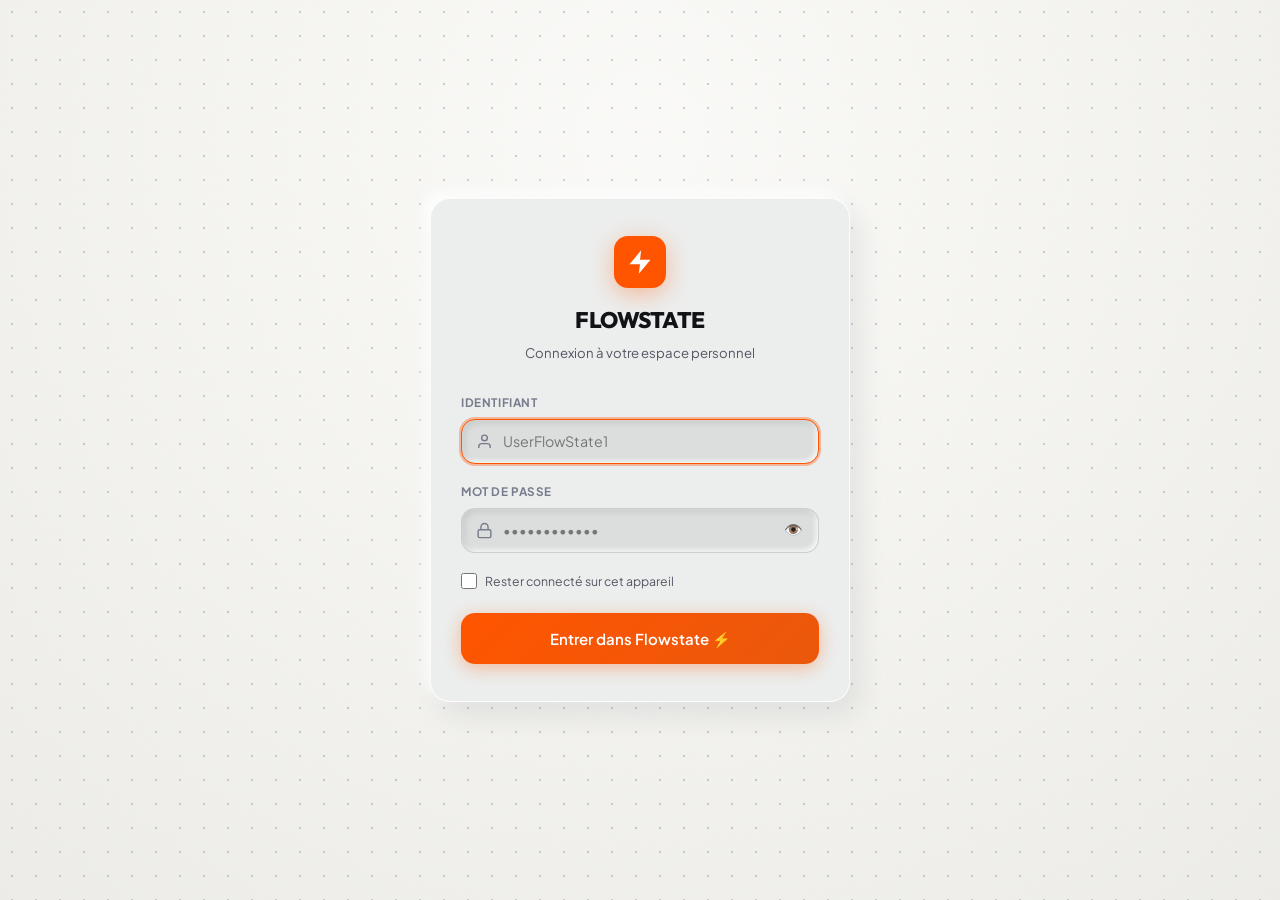
<file: index.html>
<!DOCTYPE html>
<html lang="fr">
<head>
  <meta charset="UTF-8">
  <meta name="viewport" content="width=device-width, initial-scale=1.0, viewport-fit=cover">
  <title>FLOWSTATE — Connexion</title>
  <meta name="description" content="Accès sécurisé à votre espace personnel FLOWSTATE">
  <link rel="manifest" href="manifest.json">
  <meta name="theme-color" content="#f6f5f0">
  <!-- iOS Safari PWA support -->
  <meta name="apple-mobile-web-app-capable" content="yes">
  <meta name="apple-mobile-web-app-status-bar-style" content="black-translucent">
  <meta name="apple-mobile-web-app-title" content="Flowstate">
  <link rel="apple-touch-icon" href="assets/apple-touch-icon.png">
  <link rel="stylesheet" href="css/style.css?v=8.2">
  <link rel="icon" type="image/png" href="assets/icon-192.png">
  <script>
    (function() {
      const t = localStorage.getItem('flowstate_theme') || 'orange';
      document.documentElement.setAttribute('data-theme', t);
    })();
    // If already authenticated and "remember me" was checked, redirect directly to app.html
    if (localStorage.getItem('flowstate_auth') === 'valid' || sessionStorage.getItem('flowstate_auth') === 'valid') {
      window.location.replace('app.html');
    }
  </script>
</head>
<body style="min-height: 100vh; display: flex; align-items: center; justify-content: center; padding: 1.5rem;">

  <!-- Ambient Floating Glowing Orbs -->
  <div class="ambient-bg" aria-hidden="true">
    <div class="ambient-orb orb-1"></div>
    <div class="ambient-orb orb-2"></div>
    <div class="ambient-orb orb-3"></div>
  </div>
  <div class="ambient-noise" aria-hidden="true"></div>

  <!-- Dedicated Login Card -->
  <main class="login-card" id="loginCard" style="z-index: 10;">
    <div class="login-brand-logo">
      <svg viewBox="0 0 24 24">
        <path d="M13 2L3 14h9l-1 8 10-12h-9l1-8z"/>
      </svg>
    </div>

    <h1 class="login-title">FLOWSTATE</h1>
    <p class="login-subtitle">Connexion à votre espace personnel</p>

    <!-- Error message alert -->
    <div class="login-error-msg" id="loginErrorMsg"></div>

    <form id="loginForm" autocomplete="on">
      <div class="login-field-wrap">
        <label class="login-field-label" for="loginUsername">Identifiant</label>
        <div class="login-input-container">
          <span class="login-input-icon">
            <svg viewBox="0 0 24 24">
              <path d="M20 21v-2a4 4 0 0 0-4-4H8a4 4 0 0 0-4 4v2"></path>
              <circle cx="12" cy="7" r="4"></circle>
            </svg>
          </span>
          <input 
            type="text" 
            class="login-input" 
            id="loginUsername" 
            name="username" 
            placeholder="UserFlowState1" 
            autocomplete="username" 
            required 
            autofocus
          >
        </div>
      </div>

      <div class="login-field-wrap">
        <label class="login-field-label" for="loginPassword">Mot de passe</label>
        <div class="login-input-container">
          <span class="login-input-icon">
            <svg viewBox="0 0 24 24">
              <rect x="3" y="11" width="18" height="11" rx="2" ry="2"></rect>
              <path d="M7 11V7a5 5 0 0 1 10 0v4"></path>
            </svg>
          </span>
          <input 
            type="password" 
            class="login-input" 
            id="loginPassword" 
            name="password" 
            placeholder="••••••••••••" 
            autocomplete="current-password" 
            required
          >
          <button type="button" class="btn-toggle-pass" id="btnTogglePassword" title="Afficher/Masquer le mot de passe">👁️</button>
        </div>
      </div>

      <div class="login-remember-row">
        <label class="login-remember-label">
          <input type="checkbox" class="login-remember-checkbox" id="loginRememberMe">
          Rester connecté sur cet appareil
        </label>
      </div>

      <button type="submit" class="btn btn-primary" id="btnSubmit" style="width: 100%; padding: 0.95rem; font-size: 1rem;">
        Entrer dans Flowstate ⚡
      </button>
    </form>
  </main>

  <script>
    // Registered Accounts (Adam + friends)
    const REGISTERED_USERS = {
      'adamflowstate': {
        displayName: 'Adam',
        pass: 'Lv18102002@'
      },
      'raphflowstate': {
        displayName: 'Raphaël',
        pass: 'Raph2005!'
      }
    };

    const loginForm = document.getElementById('loginForm');
    const userInput = document.getElementById('loginUsername');
    const passInput = document.getElementById('loginPassword');
    const rememberInput = document.getElementById('loginRememberMe');
    const errorMsg = document.getElementById('loginErrorMsg');
    const loginCard = document.getElementById('loginCard');
    const togglePassBtn = document.getElementById('btnTogglePassword');
    const btnSubmit = document.getElementById('btnSubmit');

    // Toggle password visibility
    if (togglePassBtn && passInput) {
      togglePassBtn.addEventListener('click', () => {
        const isPass = passInput.type === 'password';
        passInput.type = isPass ? 'text' : 'password';
        togglePassBtn.textContent = isPass ? '🙈' : '👁️';
      });
    }

    // Submit handler
    loginForm.addEventListener('submit', (e) => {
      e.preventDefault();
      const enteredUser = (userInput.value || '').trim().toLowerCase();
      const enteredPass = (passInput.value || '').trim();

      const userRecord = REGISTERED_USERS[enteredUser];

      if (userRecord && userRecord.pass === enteredPass) {
        errorMsg.style.display = 'none';
        btnSubmit.textContent = 'Connexion réussie... 🚀';
        btnSubmit.style.opacity = '0.8';

        const storage = rememberInput.checked ? localStorage : sessionStorage;
        storage.setItem('flowstate_auth', 'valid');
        storage.setItem('flowstate_current_user', enteredUser);
        storage.setItem('flowstate_display_name', userRecord.displayName || enteredUser);

        // Nettoyage de l'autre storage pour éviter tout conflit
        if (rememberInput.checked) {
          sessionStorage.removeItem('flowstate_auth');
          sessionStorage.removeItem('flowstate_current_user');
          sessionStorage.removeItem('flowstate_display_name');
        } else {
          localStorage.removeItem('flowstate_auth');
          localStorage.removeItem('flowstate_current_user');
          localStorage.removeItem('flowstate_display_name');
        }

        setTimeout(() => {
          window.location.href = 'app.html';
        }, 300);
      } else {
        errorMsg.textContent = 'Identifiant ou mot de passe incorrect.';
        errorMsg.style.display = 'block';

        // Shake animation
        loginCard.classList.remove('shake');
        void loginCard.offsetWidth; // Trigger reflow
        loginCard.classList.add('shake');

        passInput.value = '';
        passInput.focus();
      }
    });

    // PWA Service Worker Registration
    if ('serviceWorker' in navigator) {
      window.addEventListener('load', () => {
        navigator.serviceWorker.register('./sw.js?v=9').then((reg) => {
          reg.update();
        }).catch(() => {});
      });
    }
  </script>
</body>
</html>
</file>
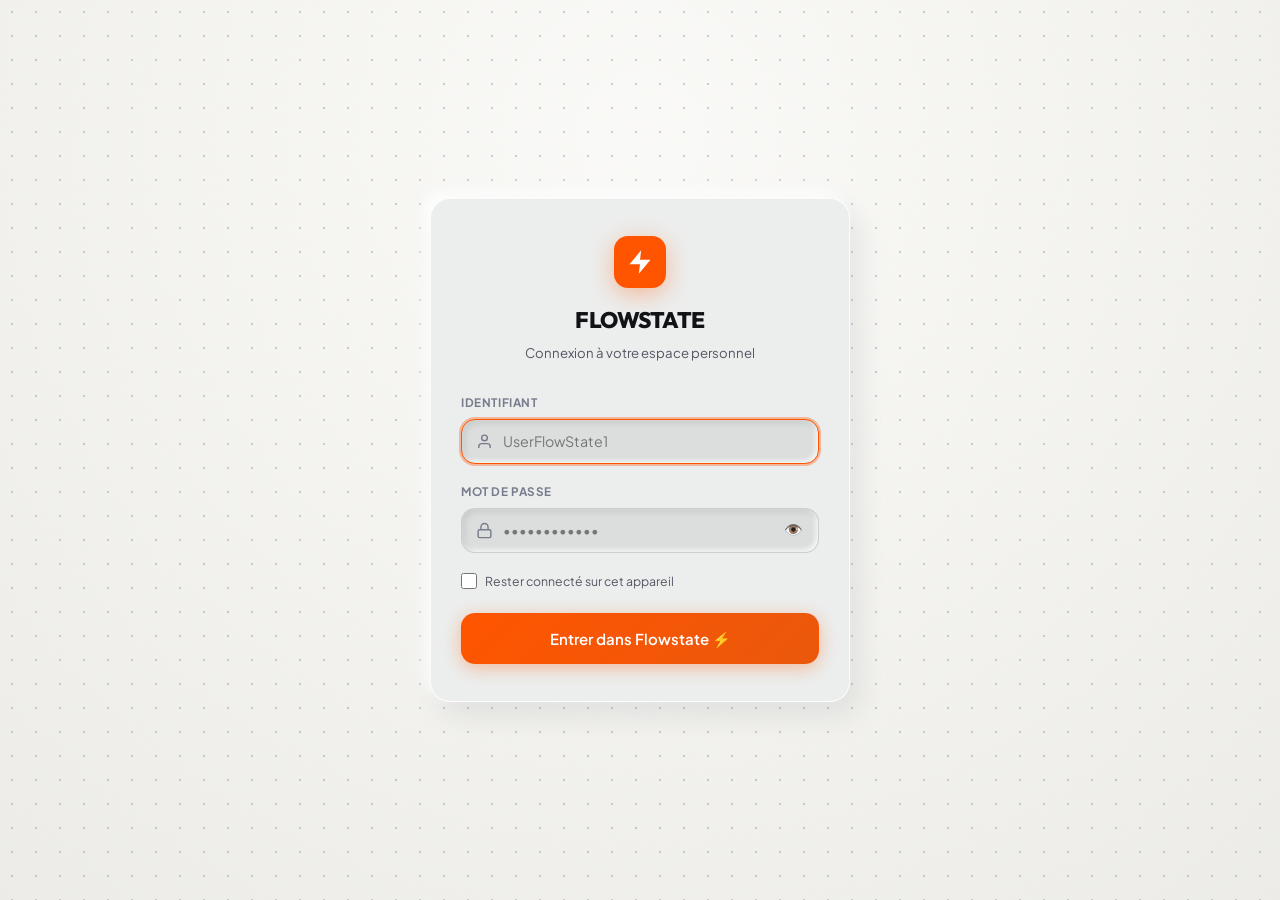
<file: app.html>
<!DOCTYPE html>
<html lang="fr" data-theme="orange">
<head>
  <script>
    // Access Guard: block anyone who is not authenticated
    if (sessionStorage.getItem("flowstate_auth") !== "valid" && localStorage.getItem("flowstate_auth") !== "valid") {
      window.location.replace("index.html");
    }
    // Theme Initializer
    (function() {
      const t = localStorage.getItem("flowstate_theme") || "orange";
      document.documentElement.setAttribute("data-theme", t);
    })();
  </script>
  <meta charset="UTF-8">
  <meta name="viewport" content="width=device-width, initial-scale=1.0, viewport-fit=cover">
  <title>FLOWSTATE — Tactile Studio</title>
  <meta name="description" content="Plateforme de productivité personnelle alliant Deep Work, Time-blocking, To-Do list et ambiance sonore tactile.">
  <link rel="manifest" href="manifest.json">
  <meta name="theme-color" content="#f6f5f0">
  <!-- iOS Safari PWA support -->
  <meta name="apple-mobile-web-app-capable" content="yes">
  <meta name="apple-mobile-web-app-status-bar-style" content="black-translucent">
  <meta name="apple-mobile-web-app-title" content="Flowstate">
  <link rel="apple-touch-icon" href="assets/apple-touch-icon.png">
  <link rel="icon" type="image/png" href="assets/icon-192.png">
  <link rel="preconnect" href="https://fonts.googleapis.com">
  <link rel="preconnect" href="https://fonts.gstatic.com" crossorigin>
  <link href="https://fonts.googleapis.com/css2?family=Plus+Jakarta+Sans:wght@400;500;600;700;800&family=Space+Grotesk:wght@600;700&family=JetBrains+Mono:wght@500;600;700&display=swap" rel="stylesheet">
  <style>
    :root {
      /* Fond Papier Carnet à Points (Dot-Grid Notebook Paper) */
      --bg-canvas: #f6f5f0;
      --dot-grid-color: rgba(45, 50, 62, 0.22);

      /* Châssis & composants : Blanc craie / Porcelaine mat Braun */
      --card-bg: #eceeed;
      --card-inner: #dcdedd;
      --card-sunken: #cbcecd;
      --text-title: #111316;
      --text-body: #383c44;
      --text-muted: #6b707c;
      --text-dim: #8b919e;
      --border-subtle: rgba(255, 255, 255, 0.85);
      --border-medium: rgba(30, 35, 45, 0.10);

      /* Ombres neumorphiques aériennes et physiques posées sur le papier */
      --shadow-outer: 10px 14px 28px rgba(30, 35, 45, 0.08), -6px -6px 14px rgba(255, 255, 255, 0.95);
      --shadow-pill: 4px 6px 12px rgba(30, 35, 45, 0.08), -3px -3px 8px rgba(255, 255, 255, 0.95);
      --shadow-inset: inset 3px 3px 6px rgba(30, 35, 45, 0.10), inset -2px -2px 5px rgba(255, 255, 255, 0.85);
      --shadow-inset-deep: inset 5px 6px 12px rgba(30, 35, 45, 0.14), inset -4px -4px 10px rgba(255, 255, 255, 0.85);

      /* Theme accent: Electric Orange by default */
      --accent: #ff5500;
      --accent-glow: rgba(255, 85, 0, 0.38);
      --accent-soft: rgba(255, 85, 0, 0.16);
      --accent-emerald: #059669;
      --accent-rose: #e11d48;
      --accent-indigo: #4f46e5;
    }

    [data-theme="blue"] {
      --accent: #0055ff;
      --accent-glow: rgba(0, 85, 255, 0.38);
      --accent-soft: rgba(0, 85, 255, 0.16);
    }

    * {
      box-sizing: border-box;
      margin: 0;
      padding: 0;
      font-family: 'Plus Jakarta Sans', -apple-system, sans-serif;
      -webkit-font-smoothing: antialiased;
    }

    body {
      background-color: var(--bg-canvas);
      background-image: 
        /* 1. Grille de points géométrique (Dot grid notebook) */
        radial-gradient(circle, var(--dot-grid-color) 1.25px, transparent 1.25px),
        /* 2. Éclairage diffus studio sur la feuille */
        radial-gradient(circle at 50% 15%, rgba(255, 255, 255, 0.5) 0%, rgba(30, 35, 45, 0.04) 100%),
        /* 3. Micro-grain organique de fibre de papier */
        url("data:image/svg+xml,%3Csvg viewBox='0 0 200 200' xmlns='http://www.w3.org/2000/svg'%3E%3Cfilter id='paperGrain'%3E%3CfeTurbulence type='fractalNoise' baseFrequency='0.85' numOctaves='3' stitchTiles='stitch'/%3E%3C/filter%3E%3Crect width='100%25' height='100%25' filter='url(%23paperGrain)' opacity='0.035'/%3E%3C/svg%3E");
      background-size: 24px 24px, 100% 100%, 180px 180px;
      background-position: 0 0, center center, 0 0;
      color: var(--text-title);
      min-height: 100vh;
      padding: 1.5rem 2.5rem 3.5rem;
      display: flex;
      flex-direction: column;
      align-items: center;
    }

    .app-viewport {
      width: 100%;
      max-width: 1280px;
    }

    /* ========================================================
       Top Navigation Bar
       ======================================================== */
    .top-header {
      display: flex;
      align-items: center;
      justify-content: space-between;
      margin-bottom: 2rem;
      padding: 0.25rem 0;
    }

    .brand-group {
      display: flex;
      align-items: center;
      gap: 0.85rem;
      cursor: pointer;
    }

    .brand-icon {
      width: 32px;
      height: 32px;
      display: flex;
      flex-direction: column;
      justify-content: center;
      gap: 3px;
    }

    .brand-icon-bar {
      height: 5px;
      background: var(--text-title);
      border-radius: 2px;
    }
    .brand-icon-bar:nth-child(1) { width: 18px; }
    .brand-icon-bar:nth-child(2) { width: 26px; }
    .brand-icon-bar:nth-child(3) { width: 14px; margin-left: 8px; }
    .brand-icon-bar:nth-child(4) { width: 22px; }

    .brand-name {
      font-size: 1.25rem;
      font-weight: 800;
      letter-spacing: 0.04em;
      color: var(--text-title);
    }

    .nav-tabs-pill {
      display: flex;
      align-items: center;
      gap: 0.35rem;
      background: var(--card-bg);
      box-shadow: var(--shadow-outer);
      padding: 0.35rem 0.6rem;
      border-radius: 9999px;
    }

    .nav-tab-item {
      padding: 0.5rem 1.15rem;
      font-size: 0.8rem;
      font-weight: 700;
      letter-spacing: 0.03em;
      text-transform: uppercase;
      color: var(--text-muted);
      cursor: pointer;
      border: none;
      background: transparent;
      border-radius: 9999px;
      transition: all 0.2s cubic-bezier(0.16, 1, 0.3, 1);
    }

    .nav-tab-item:hover {
      color: var(--text-title);
    }

    .nav-tab-item.active {
      color: var(--text-title);
      background: var(--card-bg);
      box-shadow: var(--shadow-pill);
    }

    .header-right {
      display: flex;
      align-items: center;
      gap: 1rem;
    }

    .theme-toggle-pill {
      display: flex;
      align-items: center;
      background: var(--card-inner);
      box-shadow: var(--shadow-inset);
      padding: 0.25rem;
      border-radius: 9999px;
      gap: 0.25rem;
    }

    .theme-toggle-btn {
      border: none;
      background: transparent;
      padding: 0.35rem 0.75rem;
      border-radius: 9999px;
      font-size: 0.75rem;
      font-weight: 700;
      cursor: pointer;
      color: var(--text-muted);
      transition: all 0.2s;
    }

    .theme-toggle-btn.active {
      background: var(--accent);
      color: #fff;
      box-shadow: 0 2px 10px var(--accent-glow);
    }

    .user-profile-pill {
      display: flex;
      align-items: center;
      gap: 0.65rem;
      padding: 0.4rem 0.95rem 0.4rem 0.45rem;
      background: var(--card-bg);
      box-shadow: var(--shadow-pill);
      border-radius: 9999px;
      font-size: 0.82rem;
      font-weight: 700;
      letter-spacing: 0.02em;
      cursor: pointer;
    }

    .user-avatar-circle {
      width: 26px;
      height: 26px;
      border-radius: 50%;
      background: #232730;
      color: #fff;
      display: flex;
      align-items: center;
      justify-content: center;
      font-size: 0.75rem;
      font-weight: 800;
    }

    /* Views Switching Container */
    .view-panel {
      display: none;
      width: 100%;
      animation: fadeIn 0.25s ease-out;
    }
    .view-panel.active {
      display: block;
    }

    @keyframes fadeIn {
      from { opacity: 0; transform: translateY(4px); }
      to { opacity: 1; transform: translateY(0); }
    }

    /* ========================================================
       Dashboard 2-Column Grid
       ======================================================== */
    .dashboard-layout {
      display: grid;
      grid-template-columns: 460px 1fr;
      gap: 1.75rem;
    }

    /* Sculpted Neumorphic Card Base */
    .tactile-card {
      background: var(--card-bg);
      box-shadow: var(--shadow-outer);
      border-radius: 28px;
      padding: 1.75rem 2rem;
      position: relative;
    }

    .card-heading {
      font-size: 1.15rem;
      font-weight: 700;
      letter-spacing: -0.01em;
      color: var(--text-title);
      margin-bottom: 1.5rem;
      display: flex;
      align-items: center;
      justify-content: space-between;
    }

    /* ========================================================
       Horseshoe Sculptural Dish Timer
       ======================================================== */
    .timer-hero-wrapper {
      display: flex;
      flex-direction: column;
      align-items: center;
      margin-bottom: 1.75rem;
    }

    .horseshoe-timer-stage {
      position: relative;
      width: 270px;
      height: 270px;
      border-radius: 50%;
      background: var(--card-bg);
      box-shadow: var(--shadow-outer);
      display: flex;
      align-items: center;
      justify-content: center;
      margin-bottom: 1.5rem;
    }

    .horseshoe-inner-dish {
      width: 210px;
      height: 210px;
      border-radius: 50%;
      background: var(--card-inner);
      box-shadow: var(--shadow-inset-deep);
      display: flex;
      flex-direction: column;
      align-items: center;
      justify-content: center;
      position: relative;
    }

    .horseshoe-svg {
      position: absolute;
      inset: 0;
      width: 270px;
      height: 270px;
      transform: rotate(135deg);
      pointer-events: none;
    }

    .horseshoe-svg circle {
      fill: none;
      stroke-width: 14;
      stroke-linecap: round;
    }

    .horseshoe-svg-track {
      stroke: rgba(0, 0, 0, 0.08);
      stroke-dasharray: 590;
      stroke-dashoffset: 0;
    }

    .horseshoe-svg-fill {
      stroke: var(--accent);
      stroke-dasharray: 590;
      stroke-dashoffset: 0;
      transition: stroke 0.3s, stroke-dashoffset 0.4s ease;
      filter: drop-shadow(0 0 12px var(--accent-glow));
    }

    .time-label-small {
      font-size: 0.78rem;
      font-weight: 600;
      color: var(--text-muted);
      margin-bottom: 0.2rem;
    }

    .time-display-huge {
      font-family: 'Space Grotesk', -apple-system, sans-serif;
      font-size: 3.2rem;
      font-weight: 700;
      letter-spacing: -0.03em;
      color: var(--text-title);
      line-height: 1;
    }

    .timer-presets-row {
      display: flex;
      align-items: center;
      gap: 0.35rem;
      margin-bottom: 1.15rem;
      background: var(--card-inner);
      padding: 4px;
      border-radius: 9999px;
      box-shadow: var(--shadow-inset);
    }

    .timer-preset-btn {
      border: none;
      background: transparent;
      padding: 0.35rem 0.85rem;
      border-radius: 9999px;
      font-size: 0.72rem;
      font-weight: 700;
      color: var(--text-muted);
      cursor: pointer;
      transition: all 0.15s ease;
    }

    .timer-preset-btn:hover {
      color: var(--text-title);
    }

    .timer-preset-btn.active {
      background: var(--card-bg);
      color: var(--accent);
      box-shadow: var(--shadow-pill);
    }

    .timer-control-buttons {
      display: flex;
      align-items: center;
      gap: 0.85rem;
    }

    .btn-pill {
      border: none;
      background: var(--card-bg);
      box-shadow: var(--shadow-pill);
      padding: 0.65rem 1.4rem;
      border-radius: 9999px;
      font-size: 0.82rem;
      font-weight: 700;
      letter-spacing: 0.02em;
      color: var(--text-title);
      cursor: pointer;
      display: flex;
      align-items: center;
      gap: 0.45rem;
      transition: all 0.15s ease;
    }

    .btn-pill:active {
      box-shadow: var(--shadow-inset);
      transform: translateY(1px);
    }

    .btn-pill-accent {
      background: var(--accent);
      color: #ffffff;
      box-shadow: 0 6px 18px var(--accent-glow);
    }

    .btn-pill-accent:active {
      box-shadow: 0 2px 8px var(--accent-glow);
    }

    /* Tasks Section below Timer */
    .tasks-section-title {
      font-size: 0.82rem;
      font-weight: 800;
      text-transform: uppercase;
      letter-spacing: 0.06em;
      color: var(--text-title);
      margin-bottom: 0.85rem;
      display: flex;
      align-items: center;
      justify-content: space-between;
    }

    .tasks-container {
      display: flex;
      flex-direction: column;
      gap: 0.65rem;
    }

    .task-row {
      display: flex;
      align-items: center;
      justify-content: space-between;
      gap: 0.85rem;
      cursor: pointer;
      user-select: none;
      padding: 0.55rem 0.85rem;
      background: var(--card-inner);
      border-radius: 12px;
      box-shadow: var(--shadow-inset);
      border: 1px solid rgba(255, 255, 255, 0.6);
      transition: all 0.2s;
    }

    .task-row:hover {
      background: #e2e4e3;
    }

    .task-row-left {
      display: flex;
      align-items: center;
      gap: 0.75rem;
      flex: 1;
      min-width: 0;
    }

    .task-check-box {
      width: 20px;
      height: 20px;
      border-radius: 6px;
      background: var(--card-bg);
      box-shadow: var(--shadow-inset);
      border: 1px solid rgba(30, 35, 45, 0.15);
      display: flex;
      align-items: center;
      justify-content: center;
      transition: all 0.2s;
      flex-shrink: 0;
    }

    .task-check-box.checked {
      background: var(--accent);
      border-color: var(--accent);
      box-shadow: 0 2px 8px var(--accent-glow);
    }

    .task-check-box.checked::after {
      content: '✓';
      color: #fff;
      font-size: 0.75rem;
      font-weight: 800;
    }

    .task-text {
      font-size: 0.88rem;
      font-weight: 600;
      color: var(--text-body);
      overflow: hidden;
      text-overflow: ellipsis;
      white-space: nowrap;
      transition: all 0.2s;
    }

    .task-row.checked .task-text {
      color: var(--text-muted);
      text-decoration: line-through;
    }

    .task-row-badges {
      display: flex;
      align-items: center;
      gap: 0.45rem;
      flex-shrink: 0;
    }

    .task-row-note-icon {
      font-size: 0.82rem;
      color: var(--text-muted);
      padding: 0.15rem 0.4rem;
      background: var(--card-bg);
      border-radius: 6px;
      box-shadow: var(--shadow-pill);
    }

    .task-row-sub-pill {
      font-size: 0.72rem;
      font-family: var(--font-mono);
      font-weight: 700;
      color: var(--text-dim);
      padding: 0.15rem 0.45rem;
      background: var(--card-bg);
      border-radius: 6px;
      box-shadow: var(--shadow-pill);
    }

    /* Quick Add Input on Dashboard */
    .dashboard-task-quick-add {
      display: flex;
      align-items: center;
      gap: 0.5rem;
      margin-top: 0.75rem;
    }

    .dashboard-task-quick-input {
      flex: 1;
      background: var(--card-bg);
      border: 1px solid var(--border-medium);
      box-shadow: var(--shadow-inset);
      border-radius: 10px;
      padding: 0.55rem 0.85rem;
      font-size: 0.82rem;
      color: var(--text-title);
      outline: none;
    }
    .dashboard-task-quick-input:focus {
      border-color: var(--accent);
    }

    /* ========================================================
       RIGHT COLUMN: Calendar, Streak & Radio
       ======================================================== */
    .right-column {
      display: flex;
      flex-direction: column;
      gap: 1.75rem;
      height: 100%;
    }

    .calendar-card {
      flex: 1;
      display: flex;
      flex-direction: column;
      min-height: 0;
    }

    .calendar-header {
      display: flex;
      align-items: flex-start;
      justify-content: space-between;
      margin-bottom: 1.25rem;
      flex-shrink: 0;
    }

    .calendar-title-label {
      font-size: 0.78rem;
      font-weight: 800;
      text-transform: uppercase;
      letter-spacing: 0.05em;
      color: var(--text-muted);
      margin-bottom: 0.2rem;
    }

    .calendar-week-range {
      font-size: 1.35rem;
      font-weight: 800;
      letter-spacing: -0.02em;
      color: var(--text-title);
    }

    .calendar-nav-controls {
      display: flex;
      align-items: center;
      gap: 0.35rem;
    }

    .cal-nav-btn {
      width: 28px;
      height: 28px;
      border-radius: 8px;
      border: none;
      background: var(--card-bg);
      box-shadow: var(--shadow-pill);
      display: flex;
      align-items: center;
      justify-content: center;
      font-size: 0.8rem;
      font-weight: 700;
      color: var(--text-body);
      cursor: pointer;
    }

    .cal-nav-btn:active {
      box-shadow: var(--shadow-inset);
    }

    /* Timetable Grid */
    .timetable-grid {
      flex: 1;
      display: grid;
      grid-template-columns: 50px repeat(7, 1fr);
      grid-template-rows: auto repeat(5, 1fr);
      gap: 8px;
      font-size: 0.75rem;
      min-height: 0;
      height: 100%;
    }

    .timetable-header-cell {
      text-align: center;
      font-weight: 700;
      color: var(--text-body);
      padding-bottom: 0.4rem;
      display: flex;
      align-items: center;
      justify-content: center;
      font-size: 0.78rem;
    }

    .timetable-time-label {
      font-weight: 700;
      color: var(--text-muted);
      display: flex;
      align-items: center;
      font-size: 0.75rem;
      letter-spacing: -0.01em;
      height: 100%;
    }

    .timetable-cell {
      height: 100%;
      min-height: 56px;
      background: rgba(0, 0, 0, 0.025);
      border-radius: 8px;
      border: 1px dashed rgba(0, 0, 0, 0.09);
      position: relative;
      display: flex;
      flex-direction: column;
      overflow: hidden;
      box-sizing: border-box;
      transition: border-color 0.15s, background-color 0.15s;
    }

    .timetable-cell:hover {
      background: rgba(0, 0, 0, 0.04);
      border-color: rgba(0, 0, 0, 0.18);
    }

    .schedule-block {
      width: 100%;
      height: 100%;
      border-radius: 8px;
      padding: 0.55rem 0.65rem;
      display: flex;
      flex-direction: column;
      justify-content: center;
      gap: 0.25rem;
      cursor: pointer;
      transition: all 0.15s cubic-bezier(0.16, 1, 0.3, 1);
      box-sizing: border-box;
      line-height: 1.2;
    }

    .schedule-block:hover {
      transform: translateY(-2px);
      filter: brightness(1.05);
    }

    .schedule-block .block-title {
      font-size: 0.75rem;
      font-weight: 800;
      letter-spacing: 0.025em;
      text-transform: uppercase;
      white-space: nowrap;
      overflow: hidden;
      text-overflow: ellipsis;
      display: block;
    }

    .schedule-block .block-time {
      font-size: 0.68rem;
      font-weight: 600;
      opacity: 0.9;
      letter-spacing: -0.01em;
      display: block;
    }

    .block-deep-orange {
      background: var(--accent);
      color: #ffffff;
      box-shadow: 0 4px 14px var(--accent-glow);
    }

    .block-deep-light {
      background: var(--card-inner);
      box-shadow: var(--shadow-pill);
      color: var(--text-title);
      border: 1px solid rgba(255, 255, 255, 0.65);
    }

    .block-meeting {
      background: #737885;
      color: #ffffff;
      box-shadow: 0 3px 10px rgba(30, 35, 45, 0.14);
    }

    /* BOTTOM ROW: Streak & Radio */
    .bottom-cards-row {
      display: grid;
      grid-template-columns: 1fr 1fr;
      gap: 1.5rem;
      flex-shrink: 0;
    }

    .streak-dots-row {
      display: flex;
      align-items: center;
      justify-content: space-between;
      margin-top: 1.15rem;
      padding: 0 0.5rem;
    }

    .streak-day-item {
      display: flex;
      flex-direction: column;
      align-items: center;
      gap: 0.55rem;
      cursor: pointer;
    }

    .streak-dot-circle {
      width: 28px;
      height: 28px;
      border-radius: 50%;
      background: var(--card-inner);
      box-shadow: var(--shadow-inset);
      transition: all 0.2s cubic-bezier(0.16, 1, 0.3, 1);
    }

    .streak-dot-circle.active {
      background: var(--accent);
      box-shadow: 0 4px 14px var(--accent-glow);
    }

    .streak-dot-circle.glowing {
      background: var(--accent);
      box-shadow: 0 0 0 5px var(--accent-soft), 0 4px 14px var(--accent-glow);
    }

    .streak-day-name {
      font-size: 0.72rem;
      font-weight: 700;
      color: var(--text-body);
    }

    .radio-slider-row {
      display: flex;
      align-items: center;
      justify-content: space-between;
      gap: 0.75rem;
      margin-top: 0.75rem;
    }

    .radio-slider-name {
      font-size: 0.7rem;
      font-weight: 700;
      text-transform: uppercase;
      letter-spacing: 0.05em;
      color: var(--text-muted);
      width: 55px;
    }

    .radio-groove-track {
      flex: 1;
      height: 10px;
      background: var(--card-sunken);
      box-shadow: var(--shadow-inset);
      border-radius: 9999px;
      position: relative;
      cursor: pointer;
    }

    .radio-groove-fill {
      height: 100%;
      border-radius: 9999px;
      background: var(--accent);
      box-shadow: 0 0 8px var(--accent-glow);
      transition: background 0.3s;
    }

    .radio-groove-thumb {
      position: absolute;
      top: -4px;
      width: 18px;
      height: 18px;
      border-radius: 50%;
      background: var(--card-bg);
      box-shadow: var(--shadow-pill);
      transform: translateX(-50%);
    }

    .radio-footer-controls {
      display: flex;
      align-items: center;
      justify-content: space-between;
      margin-top: 1.15rem;
      padding-top: 0.85rem;
      border-top: 1px solid rgba(0, 0, 0, 0.08);
    }

    .radio-track-title {
      font-size: 0.78rem;
      font-weight: 700;
      color: var(--text-title);
    }

    .radio-buttons {
      display: flex;
      align-items: center;
      gap: 0.5rem;
    }

    .btn-radio-mini {
      border: none;
      background: transparent;
      font-size: 0.85rem;
      cursor: pointer;
      color: var(--text-title);
      padding: 0.2rem;
    }

    /* ========================================================
       DEDICATED TASKS VIEW (When clicking TASKS in header)
       ======================================================== */
    .tasks-view-wrapper {
      display: flex;
      flex-direction: column;
      gap: 1.75rem;
    }

    .tasks-top-metrics-ribbon {
      display: flex;
      align-items: center;
      gap: 0.75rem;
      overflow-x: auto;
    }

    .metric-pill-chip {
      display: flex;
      align-items: center;
      gap: 0.65rem;
      padding: 0.55rem 1.15rem;
      background: var(--card-bg);
      box-shadow: var(--shadow-pill);
      border-radius: 9999px;
      font-size: 0.82rem;
      font-weight: 700;
    }

    .metric-pill-chip .chip-label {
      color: var(--text-muted);
      font-size: 0.72rem;
      text-transform: uppercase;
      letter-spacing: 0.05em;
    }

    .metric-pill-chip .chip-val {
      font-family: var(--font-mono);
      color: var(--accent);
      background: var(--card-inner);
      box-shadow: var(--shadow-inset);
      padding: 0.15rem 0.55rem;
      border-radius: 6px;
    }

    /* Task Creator Chassis */
    .task-create-chassis {
      background: var(--card-bg);
      box-shadow: var(--shadow-outer);
      border-radius: 24px;
      padding: 1.25rem 1.75rem;
      display: flex;
      flex-direction: column;
      gap: 1rem;
    }

    .task-create-main-row {
      display: flex;
      align-items: center;
      gap: 0.85rem;
    }

    .task-create-input {
      flex: 1;
      background: var(--card-inner);
      box-shadow: var(--shadow-inset);
      border: 1px solid var(--border-medium);
      border-radius: 14px;
      padding: 0.85rem 1.25rem;
      font-size: 0.95rem;
      font-weight: 600;
      color: var(--text-title);
      outline: none;
      transition: all 0.2s;
    }

    .task-create-input:focus {
      border-color: var(--accent);
      box-shadow: var(--shadow-inset), 0 0 0 2px var(--accent-soft);
    }

    .task-create-options-row {
      display: flex;
      align-items: center;
      justify-content: space-between;
      flex-wrap: wrap;
      gap: 0.75rem;
      padding-top: 0.65rem;
      border-top: 1px solid rgba(0, 0, 0, 0.06);
    }

    .task-options-selectors {
      display: flex;
      align-items: center;
      gap: 0.65rem;
      flex-wrap: wrap;
    }

    .tactile-select {
      background: var(--card-inner);
      box-shadow: var(--shadow-inset);
      border: 1px solid var(--border-medium);
      border-radius: 8px;
      padding: 0.45rem 0.85rem;
      font-size: 0.8rem;
      font-weight: 700;
      color: var(--text-title);
      outline: none;
      cursor: pointer;
    }

    .tactile-select:focus {
      border-color: var(--accent);
    }

    /* Filters & Search Row */
    .tasks-toolbar-row {
      display: flex;
      align-items: center;
      justify-content: space-between;
      gap: 1rem;
      flex-wrap: wrap;
    }

    .filter-pills-bar {
      display: flex;
      align-items: center;
      gap: 0.4rem;
      background: var(--card-bg);
      box-shadow: var(--shadow-pill);
      padding: 0.3rem 0.5rem;
      border-radius: 9999px;
    }

    .filter-btn {
      border: none;
      background: transparent;
      padding: 0.4rem 0.9rem;
      border-radius: 9999px;
      font-size: 0.76rem;
      font-weight: 700;
      letter-spacing: 0.02em;
      color: var(--text-muted);
      cursor: pointer;
      transition: all 0.2s;
    }

    .filter-btn:hover {
      color: var(--text-title);
    }

    .filter-btn.active {
      background: var(--card-inner);
      color: var(--accent);
      box-shadow: var(--shadow-inset);
    }

    .tasks-search-input-wrap {
      display: flex;
      align-items: center;
      gap: 0.5rem;
      background: var(--card-bg);
      box-shadow: var(--shadow-pill);
      border-radius: 9999px;
      padding: 0.35rem 1rem;
      width: 260px;
    }

    .tasks-search-input-wrap input {
      border: none;
      background: transparent;
      outline: none;
      font-size: 0.82rem;
      font-weight: 600;
      color: var(--text-title);
      width: 100%;
    }

    /* Full Tasks Cards in List */
    .tasks-full-list {
      display: flex;
      flex-direction: column;
      gap: 1rem;
    }

    .task-card-item {
      background: var(--card-bg);
      box-shadow: var(--shadow-outer);
      border-radius: 20px;
      padding: 1.25rem 1.5rem;
      display: flex;
      align-items: flex-start;
      gap: 1.15rem;
      cursor: pointer;
      transition: all 0.2s cubic-bezier(0.16, 1, 0.3, 1);
    }

    .task-card-item:hover {
      transform: translateY(-2px);
      box-shadow: 12px 18px 34px rgba(30, 35, 45, 0.11), -8px -8px 18px rgba(255, 255, 255, 0.95);
    }

    .task-card-item.completed {
      opacity: 0.75;
    }

    .task-card-item.completed .task-card-title {
      text-decoration: line-through;
      color: var(--text-muted);
    }

    .task-card-body {
      flex: 1;
      min-width: 0;
    }

    .task-card-title-row {
      display: flex;
      align-items: center;
      gap: 0.65rem;
      margin-bottom: 0.45rem;
    }

    .task-card-title {
      font-size: 1.05rem;
      font-weight: 700;
      color: var(--text-title);
      word-break: break-word;
    }

    .task-notes-badge {
      font-size: 0.75rem;
      font-weight: 700;
      padding: 0.15rem 0.5rem;
      background: var(--card-inner);
      box-shadow: var(--shadow-inset);
      border-radius: 6px;
      color: var(--accent);
      display: flex;
      align-items: center;
      gap: 0.3rem;
    }

    /* Notes preview snippet on task card */
    .task-notes-preview-box {
      margin-top: 0.35rem;
      margin-bottom: 0.65rem;
      padding: 0.4rem 0.75rem;
      background: var(--card-inner);
      box-shadow: var(--shadow-inset);
      border-radius: 8px;
      font-size: 0.8rem;
      color: var(--text-muted);
      line-height: 1.4;
      display: flex;
      align-items: center;
      gap: 0.5rem;
      max-width: 95%;
    }

    .task-notes-preview-text {
      overflow: hidden;
      text-overflow: ellipsis;
      white-space: nowrap;
    }

    /* Meta Badges */
    .task-card-meta {
      display: flex;
      align-items: center;
      gap: 0.65rem;
      flex-wrap: wrap;
    }

    .tag-chip {
      font-size: 0.72rem;
      font-weight: 800;
      letter-spacing: 0.03em;
      text-transform: uppercase;
      padding: 0.2rem 0.6rem;
      border-radius: 9999px;
      background: var(--card-inner);
      box-shadow: var(--shadow-pill);
      color: var(--text-muted);
    }

    .tag-chip.deepwork { color: var(--accent); }
    .tag-chip.projet { color: var(--accent-indigo); }
    .tag-chip.admin { color: #575d69; }
    .tag-chip.perso { color: var(--accent-emerald); }

    .priority-badge {
      font-size: 0.72rem;
      font-weight: 700;
      display: flex;
      align-items: center;
      gap: 0.35rem;
    }

    .priority-indicator-dot {
      width: 7px;
      height: 7px;
      border-radius: 50%;
    }

    .prio-high { color: var(--accent-rose); }
    .prio-high .priority-indicator-dot { background: var(--accent-rose); box-shadow: 0 0 6px var(--accent-rose); }
    .prio-medium { color: var(--accent); }
    .prio-medium .priority-indicator-dot { background: var(--accent); }
    .prio-low { color: var(--text-dim); }
    .prio-low .priority-indicator-dot { background: var(--text-dim); }

    .pomo-badge {
      font-family: var(--font-mono);
      font-size: 0.75rem;
      font-weight: 700;
      color: var(--text-muted);
      display: flex;
      align-items: center;
      gap: 0.3rem;
    }

    /* Subtasks inside task card */
    .task-card-subtasks-container {
      margin-top: 0.85rem;
      padding: 0.75rem 1rem;
      background: var(--card-inner);
      box-shadow: var(--shadow-inset);
      border-radius: 12px;
      display: flex;
      flex-direction: column;
      gap: 0.5rem;
    }

    .subtasks-header-row {
      display: flex;
      align-items: center;
      justify-content: space-between;
      gap: 1rem;
    }

    .subtasks-label {
      font-size: 0.75rem;
      font-weight: 800;
      font-family: var(--font-mono);
      color: var(--text-muted);
    }

    .subtasks-progress-groove {
      flex: 1;
      max-width: 160px;
      height: 6px;
      background: var(--card-sunken);
      box-shadow: var(--shadow-inset);
      border-radius: 9999px;
      overflow: hidden;
    }

    .subtasks-progress-bar-fill {
      height: 100%;
      background: var(--accent);
      border-radius: 9999px;
      transition: width 0.3s;
    }

    .subtask-card-list {
      display: flex;
      flex-direction: column;
      gap: 0.4rem;
    }

    .subtask-card-item {
      display: flex;
      align-items: center;
      gap: 0.65rem;
      font-size: 0.84rem;
      color: var(--text-title);
      cursor: pointer;
    }

    .subtask-card-item.completed {
      text-decoration: line-through;
      color: var(--text-dim);
    }

    .subtask-mini-check {
      width: 16px;
      height: 16px;
      border-radius: 5px;
      background: var(--card-bg);
      box-shadow: var(--shadow-inset);
      border: 1px solid rgba(30, 35, 45, 0.15);
      display: flex;
      align-items: center;
      justify-content: center;
      flex-shrink: 0;
      transition: all 0.2s;
    }

    .subtask-mini-check.checked {
      background: var(--accent);
      border-color: var(--accent);
    }

    .subtask-mini-check.checked::after {
      content: '✓';
      color: #fff;
      font-size: 0.65rem;
      font-weight: 800;
    }

    .btn-quick-add-subtask {
      align-self: flex-start;
      margin-top: 0.2rem;
      font-size: 0.75rem;
      font-weight: 700;
      color: var(--text-dim);
      background: transparent;
      border: none;
      cursor: pointer;
      display: flex;
      align-items: center;
      gap: 0.3rem;
    }
    .btn-quick-add-subtask:hover {
      color: var(--accent);
    }

    .task-card-actions {
      display: flex;
      align-items: center;
      gap: 0.5rem;
    }

    .btn-action-round {
      width: 34px;
      height: 34px;
      border-radius: 50%;
      border: none;
      background: var(--card-bg);
      box-shadow: var(--shadow-pill);
      display: flex;
      align-items: center;
      justify-content: center;
      font-size: 0.85rem;
      color: var(--text-title);
      cursor: pointer;
      transition: all 0.15s;
    }
    .btn-action-round:hover {
      transform: scale(1.06);
    }
    .btn-action-round:active {
      box-shadow: var(--shadow-inset);
      transform: scale(0.96);
    }

    /* ========================================================
       TASK DETAIL & NOTES MODAL
       ======================================================== */
    .modal-backdrop {
      position: fixed;
      inset: 0;
      background: rgba(30, 35, 45, 0.45);
      backdrop-filter: blur(12px);
      z-index: 999;
      display: flex;
      align-items: center;
      justify-content: center;
      padding: 1.5rem;
      opacity: 0;
      pointer-events: none;
      transition: opacity 0.25s ease;
    }

    .modal-backdrop.open {
      opacity: 1;
      pointer-events: auto;
    }

    .modal-tactile-dialog {
      background: var(--card-bg);
      box-shadow: var(--shadow-outer);
      border-radius: 28px;
      padding: 2rem 2.25rem;
      width: 100%;
      max-width: 680px;
      max-height: 90vh;
      overflow-y: auto;
      transform: scale(0.94);
      transition: transform 0.25s cubic-bezier(0.34, 1.56, 0.64, 1);
    }

    .modal-backdrop.open .modal-tactile-dialog {
      transform: scale(1);
    }

    .modal-header-row {
      display: flex;
      align-items: center;
      justify-content: space-between;
      margin-bottom: 1.25rem;
    }

    .modal-title-wrap {
      display: flex;
      align-items: center;
      gap: 0.75rem;
    }

    .modal-badge-square {
      width: 38px;
      height: 38px;
      border-radius: 12px;
      background: var(--card-inner);
      box-shadow: var(--shadow-inset);
      display: flex;
      align-items: center;
      justify-content: center;
      font-size: 1.15rem;
    }

    .modal-title-text {
      font-size: 1.25rem;
      font-weight: 800;
      letter-spacing: -0.01em;
      color: var(--text-title);
    }

    .modal-close-btn {
      width: 34px;
      height: 34px;
      border-radius: 50%;
      border: none;
      background: var(--card-bg);
      box-shadow: var(--shadow-pill);
      font-size: 0.9rem;
      font-weight: 800;
      color: var(--text-muted);
      cursor: pointer;
    }
    .modal-close-btn:active {
      box-shadow: var(--shadow-inset);
    }

    /* Modal Form Controls */
    .form-group-block {
      margin-bottom: 1.25rem;
    }

    .form-label-tactile {
      display: block;
      font-size: 0.75rem;
      font-weight: 800;
      text-transform: uppercase;
      letter-spacing: 0.05em;
      color: var(--text-muted);
      margin-bottom: 0.45rem;
    }

    .modal-title-input {
      width: 100%;
      background: var(--card-inner);
      box-shadow: var(--shadow-inset);
      border: 1px solid var(--border-medium);
      border-radius: 14px;
      padding: 0.85rem 1.15rem;
      font-size: 1.05rem;
      font-weight: 700;
      color: var(--text-title);
      outline: none;
    }
    .modal-title-input:focus {
      border-color: var(--accent);
    }

    .modal-grid-options {
      display: grid;
      grid-template-columns: repeat(3, 1fr);
      gap: 0.85rem;
      margin-bottom: 1.25rem;
    }

    /* DEDICATED NOTES SECTION IN MODAL */
    .modal-notes-section {
      background: var(--card-inner);
      box-shadow: var(--shadow-inset);
      border-radius: 18px;
      padding: 1.15rem 1.25rem;
      margin-bottom: 1.25rem;
    }

    .modal-notes-header {
      display: flex;
      align-items: center;
      justify-content: space-between;
      margin-bottom: 0.65rem;
    }

    .modal-notes-status {
      font-size: 0.75rem;
      font-family: var(--font-mono);
      font-weight: 700;
      color: var(--text-dim);
      display: flex;
      align-items: center;
      gap: 0.35rem;
    }

    .notes-dot {
      width: 6px;
      height: 6px;
      border-radius: 50%;
      background: var(--accent-emerald);
    }

    .notes-toolbar {
      display: flex;
      align-items: center;
      gap: 0.45rem;
      margin-bottom: 0.65rem;
      flex-wrap: wrap;
    }

    .note-action-btn {
      border: none;
      background: var(--card-bg);
      box-shadow: var(--shadow-pill);
      padding: 0.3rem 0.65rem;
      border-radius: 8px;
      font-size: 0.75rem;
      font-weight: 700;
      color: var(--text-body);
      cursor: pointer;
      transition: all 0.15s;
    }

    .note-action-btn:hover {
      transform: translateY(-1px);
    }
    .note-action-btn:active {
      box-shadow: var(--shadow-inset);
      transform: translateY(1px);
    }

    .modal-notes-textarea {
      width: 100%;
      min-height: 160px;
      background: var(--card-bg);
      box-shadow: var(--shadow-inset);
      border: 1px solid rgba(0, 0, 0, 0.08);
      border-radius: 12px;
      padding: 0.95rem 1.15rem;
      font-size: 0.92rem;
      line-height: 1.6;
      color: var(--text-title);
      outline: none;
      resize: vertical;
    }

    .modal-notes-textarea:focus {
      border-color: var(--accent);
    }

    /* SUBTASKS IN MODAL */
    .modal-subtasks-section {
      background: var(--card-inner);
      box-shadow: var(--shadow-inset);
      border-radius: 18px;
      padding: 1.15rem 1.25rem;
      margin-bottom: 1.5rem;
    }

    .modal-subtasks-header {
      display: flex;
      align-items: center;
      justify-content: space-between;
      margin-bottom: 0.65rem;
    }

    .modal-subtasks-progress-text {
      font-size: 0.78rem;
      font-family: var(--font-mono);
      font-weight: 800;
      color: var(--accent);
    }

    .modal-subtasks-progress-bar {
      width: 100%;
      height: 7px;
      background: var(--card-sunken);
      border-radius: 9999px;
      box-shadow: var(--shadow-inset);
      overflow: hidden;
      margin-bottom: 0.85rem;
    }

    .modal-subtasks-progress-fill {
      height: 100%;
      background: var(--accent);
      border-radius: 9999px;
      transition: width 0.3s;
    }

    .modal-subtasks-input-row {
      display: flex;
      align-items: center;
      gap: 0.5rem;
      margin-bottom: 0.85rem;
    }

    .modal-subtask-input {
      flex: 1;
      background: var(--card-bg);
      box-shadow: var(--shadow-inset);
      border: 1px solid rgba(0, 0, 0, 0.08);
      border-radius: 10px;
      padding: 0.6rem 0.95rem;
      font-size: 0.85rem;
      color: var(--text-title);
      outline: none;
    }
    .modal-subtask-input:focus {
      border-color: var(--accent);
    }

    .modal-subtasks-list {
      display: flex;
      flex-direction: column;
      gap: 0.45rem;
      max-height: 200px;
      overflow-y: auto;
    }

    .modal-subtask-row {
      display: flex;
      align-items: center;
      justify-content: space-between;
      padding: 0.5rem 0.85rem;
      background: var(--card-bg);
      box-shadow: var(--shadow-pill);
      border-radius: 10px;
      font-size: 0.85rem;
      font-weight: 600;
      color: var(--text-title);
    }

    .modal-subtask-row.completed span {
      text-decoration: line-through;
      color: var(--text-muted);
    }

    .modal-footer-row {
      display: flex;
      align-items: center;
      justify-content: space-between;
      gap: 1rem;
      margin-top: 1.5rem;
      flex-wrap: wrap;
    }
  </style>
</head>
<body>

  <div class="app-viewport">
    <!-- Top Navigation Header -->
    <header class="top-header">
      <div class="brand-group" onclick="switchNavTab('dashboard')">
        <div class="brand-icon">
          <div class="brand-icon-bar"></div>
          <div class="brand-icon-bar"></div>
          <div class="brand-icon-bar"></div>
          <div class="brand-icon-bar"></div>
        </div>
        <div class="brand-name">FLOWSTATE</div>
      </div>

      <!-- Center Pill Navigation -->
      <nav class="nav-tabs-pill">
        <button class="nav-tab-item active" data-tab="dashboard" onclick="switchNavTab('dashboard')">DASHBOARD</button>
        <button class="nav-tab-item" data-tab="tasks" onclick="switchNavTab('tasks')">TASKS</button>
        <button class="nav-tab-item" data-tab="focus" onclick="switchNavTab('focus')">FOCUS</button>
        <button class="nav-tab-item" data-tab="calendar" onclick="switchNavTab('calendar')">CALENDAR</button>
        <button class="nav-tab-item" data-tab="analytics" onclick="switchNavTab('analytics')">ANALYTICS</button>
      </nav>

      <!-- Right Header Actions -->
      <div class="header-right">
        <!-- Live Color Palette Toggle -->
        <div class="theme-toggle-pill" title="Changer l'accent de couleur en direct">
          <button class="theme-toggle-btn active" id="btnThemeOrange">⚡ Orange</button>
          <button class="theme-toggle-btn" id="btnThemeBlue">🔷 Bleu</button>
        </div>

        <div class="user-profile-pill" onclick="switchNavTab('tasks')" title="Espace de travail Adam">
          <div class="user-avatar-circle">A</div>
          <span>ADAM ⌵</span>
        </div>
      </div>
    </header>

    <!-- ============================================== -->
    <!-- VIEW 1: DASHBOARD (The 2-Column Masterpiece)   -->
    <!-- ============================================== -->
    <section class="view-panel active" id="panel-dashboard">
      <main class="dashboard-layout">
        <!-- LEFT COLUMN: Deep Work Card + Focus Tasks -->
        <div class="tactile-card">
          <h2 class="card-heading">
            <span>Deep Work</span>
            <span style="font-size: 0.75rem; color: var(--text-muted); font-weight: 600;" id="activeTaskIntentionLabel">Libre</span>
          </h2>

          <!-- Horseshoe Sculptural Timer -->
          <div class="timer-hero-wrapper">
            <div class="horseshoe-timer-stage">
              <svg class="horseshoe-svg" viewBox="0 0 270 270">
                <circle class="horseshoe-svg-track" cx="135" cy="135" r="115"></circle>
                <circle class="horseshoe-svg-fill" id="timerArcFill" cx="135" cy="135" r="115"></circle>
              </svg>
              <div class="horseshoe-inner-dish">
                <span class="time-label-small">Time remaining</span>
                <span class="time-display-huge" id="timerCountdownText">50:00</span>
              </div>
            </div>

            <div class="timer-presets-row">
              <button class="timer-preset-btn" onclick="setTimerDuration(25, this)">25m</button>
              <button class="timer-preset-btn active" onclick="setTimerDuration(50, this)">50m</button>
              <button class="timer-preset-btn" onclick="setTimerDuration(90, this)">90m</button>
              <button class="timer-preset-btn" onclick="setTimerDuration(5, this, true)">Pause 5m</button>
            </div>

            <div class="timer-control-buttons">
              <button class="btn-pill btn-pill-accent" id="btnPlayPause">
                <span id="playIcon">▶</span> <span id="playText">PLAY/PAUSE</span>
              </button>
              <button class="btn-pill" id="btnResetTimer">
                ↺ RESET
              </button>
            </div>
          </div>

          <!-- Today's Focus Tasks Section -->
          <div>
            <h3 class="tasks-section-title">
              <span>Today's Focus Tasks</span>
              <button class="btn-pill" onclick="openTaskModal()" style="padding: 0.25rem 0.75rem; font-size: 0.72rem;">+ NOUVELLE</button>
            </h3>
            
            <div class="tasks-container" id="dashboardTasksList"></div>

            <!-- Quick Add Bar on Dashboard -->
            <div class="dashboard-task-quick-add">
              <input type="text" class="dashboard-task-quick-input" id="dashboardQuickInput" placeholder="Ajout rapide : quelle est ta prochaine tâche ? (Entrée)">
              <button class="btn-pill btn-pill-accent" onclick="handleDashboardQuickAdd()" style="padding: 0.55rem 0.95rem;">+</button>
            </div>
          </div>
        </div>

        <!-- RIGHT COLUMN: Calendar Grid + Streak & Radio -->
        <div class="right-column">
          <!-- Weekly Overview Time-Blocking Grid -->
          <div class="tactile-card calendar-card">
            <div class="calendar-header">
              <div>
                <div class="calendar-title-label">Weekly Overview</div>
                <div class="calendar-week-range" id="calendarDateRange">OCT 14 - 20</div>
              </div>
              <div class="calendar-nav-controls">
                <button class="cal-nav-btn" onclick="prevWeek()">‹</button>
                <button class="cal-nav-btn" onclick="resetWeek()">•</button>
                <button class="cal-nav-btn" onclick="nextWeek()">›</button>
              </div>
            </div>

            <div class="timetable-grid">
              <div></div>
              <div class="timetable-header-cell">Lun</div>
              <div class="timetable-header-cell">Mar</div>
              <div class="timetable-header-cell">Mer</div>
              <div class="timetable-header-cell">Jeu</div>
              <div class="timetable-header-cell">Ven</div>
              <div class="timetable-header-cell">Sam</div>
              <div class="timetable-header-cell">Dim</div>

              <!-- Row 1: 08:00 -->
              <div class="timetable-time-label">08:00</div>
              <div class="timetable-cell"></div>
              <div class="timetable-cell"></div>
              <div class="timetable-cell"></div>
              <div class="timetable-cell"></div>
              <div class="timetable-cell"></div>
              <div class="timetable-cell"></div>
              <div class="timetable-cell"></div>

              <!-- Row 2: 09:00 -->
              <div class="timetable-time-label">09:00</div>
              <div class="timetable-cell">
                <div class="schedule-block block-deep-orange">
                  <span class="block-title">Deep Work</span>
                  <span class="block-time">09:00 - 11:30</span>
                </div>
              </div>
              <div class="timetable-cell">
                <div class="schedule-block block-deep-light">
                  <span class="block-title">Code Review</span>
                  <span class="block-time">09:00 - 11:00</span>
                </div>
              </div>
              <div class="timetable-cell">
                <div class="schedule-block block-deep-light">
                  <span class="block-title">Projet Core</span>
                  <span class="block-time">09:00 - 11:00</span>
                </div>
              </div>
              <div class="timetable-cell"></div>
              <div class="timetable-cell">
                <div class="schedule-block block-deep-orange">
                  <span class="block-title">Deep Work</span>
                  <span class="block-time">09:00 - 11:30</span>
                </div>
              </div>
              <div class="timetable-cell"></div>
              <div class="timetable-cell"></div>

              <!-- Row 3: 11:00 -->
              <div class="timetable-time-label">11:00</div>
              <div class="timetable-cell"></div>
              <div class="timetable-cell">
                <div class="schedule-block block-deep-light">
                  <span class="block-title">Sync Dev</span>
                  <span class="block-time">11:00 - 12:00</span>
                </div>
              </div>
              <div class="timetable-cell"></div>
              <div class="timetable-cell">
                <div class="schedule-block block-deep-orange">
                  <span class="block-title">Deep Work</span>
                  <span class="block-time">11:00 - 12:30</span>
                </div>
              </div>
              <div class="timetable-cell"></div>
              <div class="timetable-cell"></div>
              <div class="timetable-cell"></div>

              <!-- Row 4: 14:00 -->
              <div class="timetable-time-label">14:00</div>
              <div class="timetable-cell">
                <div class="schedule-block block-meeting">
                  <span class="block-title">Team Sync</span>
                  <span class="block-time">14:00 - 15:30</span>
                </div>
              </div>
              <div class="timetable-cell"></div>
              <div class="timetable-cell">
                <div class="schedule-block block-meeting">
                  <span class="block-title">Client Deck</span>
                  <span class="block-time">14:00 - 15:30</span>
                </div>
              </div>
              <div class="timetable-cell"></div>
              <div class="timetable-cell">
                <div class="schedule-block block-meeting">
                  <span class="block-title">Revue Design</span>
                  <span class="block-time">14:00 - 15:30</span>
                </div>
              </div>
              <div class="timetable-cell"></div>
              <div class="timetable-cell"></div>

              <!-- Row 5: 16:00 -->
              <div class="timetable-time-label">16:00</div>
              <div class="timetable-cell"></div>
              <div class="timetable-cell">
                <div class="schedule-block block-deep-orange">
                  <span class="block-title">Focus Dev</span>
                  <span class="block-time">16:00 - 17:30</span>
                </div>
              </div>
              <div class="timetable-cell"></div>
              <div class="timetable-cell">
                <div class="schedule-block block-meeting">
                  <span class="block-title">Stratégie</span>
                  <span class="block-time">16:00 - 17:00</span>
                </div>
              </div>
              <div class="timetable-cell"></div>
              <div class="timetable-cell"></div>
              <div class="timetable-cell"></div>
            </div>
          </div>

          <!-- Bottom Row: Streak & Radio -->
          <div class="bottom-cards-row">
            <!-- Weekly Focus Streak -->
            <div class="tactile-card">
              <h3 class="calendar-title-label">Weekly Focus Streak</h3>
              <div class="streak-dots-row">
                <div class="streak-day-item" onclick="toggleDot(this)">
                  <div class="streak-dot-circle active"></div>
                  <span class="streak-day-name">Lun</span>
                </div>
                <div class="streak-day-item" onclick="toggleDot(this)">
                  <div class="streak-dot-circle active"></div>
                  <span class="streak-day-name">Mar</span>
                </div>
                <div class="streak-day-item" onclick="toggleDot(this)">
                  <div class="streak-dot-circle active"></div>
                  <span class="streak-day-name">Mer</span>
                </div>
                <div class="streak-day-item" onclick="toggleDot(this)">
                  <div class="streak-dot-circle glowing active"></div>
                  <span class="streak-day-name">Jeu</span>
                </div>
                <div class="streak-day-item" onclick="toggleDot(this)">
                  <div class="streak-dot-circle active"></div>
                  <span class="streak-day-name">Ven</span>
                </div>
                <div class="streak-day-item" onclick="toggleDot(this)">
                  <div class="streak-dot-circle"></div>
                  <span class="streak-day-name">Sam</span>
                </div>
                <div class="streak-day-item" onclick="toggleDot(this)">
                  <div class="streak-dot-circle"></div>
                  <span class="streak-day-name">Dim</span>
                </div>
              </div>
            </div>

            <!-- Lo-Fi Radio -->
            <div class="tactile-card">
              <div style="display: flex; justify-content: space-between; align-items: center;">
                <h3 class="calendar-title-label">Lo-Fi Radio</h3>
                <span style="font-size: 0.9rem; color: var(--text-muted); cursor: pointer;" title="Radio ambiance">•••</span>
              </div>

              <div class="radio-slider-row">
                <span class="radio-slider-name">Café</span>
                <div class="radio-groove-track" onclick="moveThumb(this, event, 'cafe')">
                  <div class="radio-groove-fill" style="width: 65%;"></div>
                  <div class="radio-groove-thumb" style="left: 65%;"></div>
                </div>
              </div>

              <div class="radio-slider-row">
                <span class="radio-slider-name">Rain</span>
                <div class="radio-groove-track" onclick="moveThumb(this, event, 'rain')">
                  <div class="radio-groove-fill" style="width: 40%;"></div>
                  <div class="radio-groove-thumb" style="left: 40%;"></div>
                </div>
              </div>

              <div class="radio-footer-controls">
                <div class="radio-buttons">
                  <button class="btn-radio-mini" title="Précédent" onclick="prevAudioTrack()">|◀</button>
                  <button class="btn-radio-mini" id="btnRadioPlay" style="font-weight: 800;" onclick="toggleAudioRadio()">▶</button>
                  <button class="btn-radio-mini" title="Suivant" onclick="nextAudioTrack()">▶|</button>
                </div>
                <span class="radio-track-title" id="radioTrackTitle">Chillhop Lofi Beats</span>
              </div>
            </div>
          </div>
        </div>
      </main>
    </section>

    <!-- ============================================== -->
    <!-- VIEW 2: FULL TASKS, NOTES & SUBTASKS WORKSPACE -->
    <!-- ============================================== -->
    <section class="view-panel" id="panel-tasks">
      <div class="tasks-view-wrapper">
        <!-- Top Metrics Ribbon -->
        <div class="tasks-top-metrics-ribbon">
          <div class="metric-pill-chip">
            <span class="chip-label">Total</span>
            <span class="chip-val" id="metricTotal">0</span>
          </div>
          <div class="metric-pill-chip">
            <span class="chip-label">En cours</span>
            <span class="chip-val" id="metricActive" style="color: var(--accent);">0</span>
          </div>
          <div class="metric-pill-chip">
            <span class="chip-label">Terminées</span>
            <span class="chip-val" id="metricDone" style="color: var(--accent-emerald);">0</span>
          </div>
          <div class="metric-pill-chip">
            <span class="chip-label">Sous-tâches</span>
            <span class="chip-val" id="metricSubtasks">0/0</span>
          </div>
        </div>

        <!-- Task Creation Chassis -->
        <div class="task-create-chassis">
          <div class="task-create-main-row">
            <input type="text" class="task-create-input" id="taskMainInput" placeholder="Quelle tâche souhaites-tu accomplir ? (Appuie sur Entrée)">
            <button class="btn-pill btn-pill-accent" onclick="handleQuickAddTask()" style="padding: 0.85rem 1.75rem;">
              + AJOUTER
            </button>
          </div>

          <div class="task-create-options-row">
            <div class="task-options-selectors">
              <span style="font-size: 0.78rem; font-weight: 800; color: var(--text-muted); text-transform: uppercase;">Options :</span>
              <select class="tactile-select" id="taskPrioritySelect">
                <option value="high">Priorité Haute 🔴</option>
                <option value="medium" selected>Priorité Moyenne 🟡</option>
                <option value="low">Priorité Basse ⚪</option>
              </select>

              <select class="tactile-select" id="taskCategorySelect">
                <option value="deepwork" selected>🎯 Deep Work</option>
                <option value="projet">🚀 Projet</option>
                <option value="admin">📋 Admin</option>
                <option value="perso">🌿 Perso</option>
              </select>

              <select class="tactile-select" id="taskPomoEstSelect">
                <option value="1">1 cycle (25m)</option>
                <option value="2" selected>2 cycles (50m)</option>
                <option value="3">3 cycles (1h15)</option>
                <option value="4">4 cycles (1h40)</option>
              </select>
            </div>

            <button class="btn-pill" onclick="openTaskModal(null, document.getElementById('taskMainInput').value)" style="font-size: 0.78rem;">
              + DÉTAILS, NOTES & SOUS-TÂCHES 📝
            </button>
          </div>
        </div>

        <!-- Filters & Search Toolbar -->
        <div class="tasks-toolbar-row">
          <div class="filter-pills-bar">
            <button class="filter-btn active" data-filter="all" onclick="setTaskFilter('all')">TOUTES</button>
            <button class="filter-btn" data-filter="active" onclick="setTaskFilter('active')">EN COURS</button>
            <button class="filter-btn" data-filter="completed" onclick="setTaskFilter('completed')">TERMINÉES</button>
            <button class="filter-btn" data-filter="has_notes" onclick="setTaskFilter('has_notes')">📝 AVEC NOTES</button>
            <button class="filter-btn" data-filter="deepwork" onclick="setTaskFilter('deepwork')">DEEP WORK</button>
            <button class="filter-btn" data-filter="high" onclick="setTaskFilter('high')">🔴 HAUTE</button>
          </div>

          <div class="tasks-search-input-wrap">
            <span style="color: var(--text-muted);">🔍</span>
            <input type="text" id="taskSearchInput" placeholder="Rechercher une tâche ou note..." oninput="handleTaskSearch(this.value)">
          </div>
        </div>

        <!-- Full Dynamic Tasks Cards List -->
        <div class="tasks-full-list" id="tasksFullList"></div>
      </div>
    </section>

    <!-- ============================================== -->
    <!-- VIEW 3: FOCUS ONLY VIEW                        -->
    <!-- ============================================== -->
    <section class="view-panel" id="panel-focus">
      <div class="tactile-card" style="max-width: 680px; margin: 0 auto; text-align: center; padding: 3rem 2rem;">
        <h2 class="card-heading" style="justify-content: center; margin-bottom: 2rem;">Focus Deep Work</h2>
        
        <div class="timer-hero-wrapper" style="margin-bottom: 2.5rem;">
          <div class="horseshoe-timer-stage" style="transform: scale(1.15); margin-bottom: 2.5rem;">
            <svg class="horseshoe-svg" viewBox="0 0 270 270">
              <circle class="horseshoe-svg-track" cx="135" cy="135" r="115"></circle>
              <circle class="horseshoe-svg-fill" id="timerArcFillFocus" cx="135" cy="135" r="115"></circle>
            </svg>
            <div class="horseshoe-inner-dish">
              <span class="time-label-small">Time remaining</span>
              <span class="time-display-huge" id="timerCountdownFocus">50:00</span>
            </div>
          </div>

          <div class="timer-presets-row" style="margin-bottom: 1.5rem;">
            <button class="timer-preset-btn" onclick="setTimerDuration(25, this)">25m</button>
            <button class="timer-preset-btn active" onclick="setTimerDuration(50, this)">50m</button>
            <button class="timer-preset-btn" onclick="setTimerDuration(90, this)">90m</button>
            <button class="timer-preset-btn" onclick="setTimerDuration(5, this, true)">Pause 5m</button>
          </div>

          <div class="timer-control-buttons">
            <button class="btn-pill btn-pill-accent" id="btnPlayPauseFocus" onclick="toggleTimer()">
              <span id="playIconFocus">▶</span> <span id="playTextFocus">PLAY/PAUSE</span>
            </button>
            <button class="btn-pill" onclick="resetTimer()">
              ↺ RESET
            </button>
          </div>
        </div>

        <div style="font-size: 0.95rem; font-weight: 700; color: var(--text-muted);" id="focusActiveTaskText">
          Session libre — Aucune tâche sélectionnée
        </div>
      </div>
    </section>

    <!-- ============================================== -->
    <!-- VIEW 4: CALENDAR / PLANNER VIEW                -->
    <!-- ============================================== -->
    <section class="view-panel" id="panel-calendar">
      <div class="tactile-card">
        <div class="calendar-header">
          <div>
            <div class="calendar-title-label">Weekly Time-Blocking & Planning</div>
            <div class="calendar-week-range" id="calendarDateRangeExtended">OCT 14 - 20 • SEMAINE ACTIVE</div>
          </div>
          <div class="calendar-nav-controls">
            <button class="cal-nav-btn" onclick="prevWeek()">‹</button>
            <button class="cal-nav-btn" onclick="resetWeek()">•</button>
            <button class="cal-nav-btn" onclick="nextWeek()">›</button>
          </div>
        </div>
        <p style="font-size: 0.88rem; color: var(--text-muted); margin-bottom: 1.5rem;">
          Planifie tes créneaux de Deep Work pour éliminer la charge mentale et protéger tes heures de concentration intense.
        </p>

        <div class="timetable-grid">
          <div></div>
          <div class="timetable-header-cell">Lun</div>
          <div class="timetable-header-cell">Mar</div>
          <div class="timetable-header-cell">Mer</div>
          <div class="timetable-header-cell">Jeu</div>
          <div class="timetable-header-cell">Ven</div>
          <div class="timetable-header-cell">Sam</div>
          <div class="timetable-header-cell">Dim</div>

          <!-- Row 1: 08:00 -->
          <div class="timetable-time-label">08:00</div>
          <div class="timetable-cell"></div>
          <div class="timetable-cell">
            <div class="schedule-block block-deep-orange">
              <span class="block-title">Deep Work</span>
              <span class="block-time">08:00 - 10:00</span>
            </div>
          </div>
          <div class="timetable-cell"></div>
          <div class="timetable-cell"></div>
          <div class="timetable-cell">
            <div class="schedule-block block-deep-light">
              <span class="block-title">Projet Archi</span>
              <span class="block-time">08:00 - 10:00</span>
            </div>
          </div>
          <div class="timetable-cell"></div>
          <div class="timetable-cell"></div>

          <!-- Row 2: 10:00 -->
          <div class="timetable-time-label">10:00</div>
          <div class="timetable-cell">
            <div class="schedule-block block-deep-light">
              <span class="block-title">Projet Core</span>
              <span class="block-time">10:00 - 12:00</span>
            </div>
          </div>
          <div class="timetable-cell"></div>
          <div class="timetable-cell">
            <div class="schedule-block block-deep-orange">
              <span class="block-title">Deep Work</span>
              <span class="block-time">10:00 - 12:30</span>
            </div>
          </div>
          <div class="timetable-cell"></div>
          <div class="timetable-cell"></div>
          <div class="timetable-cell"></div>
          <div class="timetable-cell"></div>

          <!-- Row 3: 11:30 -->
          <div class="timetable-time-label">11:30</div>
          <div class="timetable-cell"></div>
          <div class="timetable-cell">
            <div class="schedule-block block-deep-light">
              <span class="block-title">Revue Code</span>
              <span class="block-time">11:30 - 12:30</span>
            </div>
          </div>
          <div class="timetable-cell"></div>
          <div class="timetable-cell">
            <div class="schedule-block block-meeting">
              <span class="block-title">Sync Sprint</span>
              <span class="block-time">11:30 - 12:30</span>
            </div>
          </div>
          <div class="timetable-cell"></div>
          <div class="timetable-cell"></div>
          <div class="timetable-cell"></div>

          <!-- Row 4: 14:00 -->
          <div class="timetable-time-label">14:00</div>
          <div class="timetable-cell">
            <div class="schedule-block block-meeting">
              <span class="block-title">Team Sync</span>
              <span class="block-time">14:00 - 15:30</span>
            </div>
          </div>
          <div class="timetable-cell"></div>
          <div class="timetable-cell">
            <div class="schedule-block block-meeting">
              <span class="block-title">Client Deck</span>
              <span class="block-time">14:00 - 15:30</span>
            </div>
          </div>
          <div class="timetable-cell"></div>
          <div class="timetable-cell">
            <div class="schedule-block block-meeting">
              <span class="block-title">Revue Design</span>
              <span class="block-time">14:00 - 15:30</span>
            </div>
          </div>
          <div class="timetable-cell"></div>
          <div class="timetable-cell"></div>

          <!-- Row 5: 16:00 -->
          <div class="timetable-time-label">16:00</div>
          <div class="timetable-cell"></div>
          <div class="timetable-cell">
            <div class="schedule-block block-deep-orange">
              <span class="block-title">Focus Dev</span>
              <span class="block-time">16:00 - 18:00</span>
            </div>
          </div>
          <div class="timetable-cell"></div>
          <div class="timetable-cell"></div>
          <div class="timetable-cell">
            <div class="schedule-block block-meeting">
              <span class="block-title">Stratégie Q4</span>
              <span class="block-time">16:00 - 17:30</span>
            </div>
          </div>
          <div class="timetable-cell"></div>
          <div class="timetable-cell"></div>
        </div>
      </div>
    </section>

    <!-- ============================================== -->
    <!-- VIEW 5: ANALYTICS / STATS VIEW                 -->
    <!-- ============================================== -->
    <section class="view-panel" id="panel-analytics">
      <div class="tactile-card">
        <h2 class="card-heading">Productivité & Séries</h2>
        <div class="bottom-cards-row" style="margin-bottom: 2rem;">
          <div style="background: var(--card-inner); padding: 1.5rem; border-radius: 16px; box-shadow: var(--shadow-inset);">
            <div style="font-size: 0.75rem; font-weight: 800; color: var(--text-muted); text-transform: uppercase;">Temps Deep Work Total</div>
            <div style="font-size: 2.4rem; font-family: 'Space Grotesk', sans-serif; font-weight: 700; color: var(--accent); margin-top: 0.5rem;">18h 45m</div>
            <span style="font-size: 0.75rem; color: var(--accent-emerald); font-weight: 600;">+24% vs semaine précédente</span>
          </div>
          <div style="background: var(--card-inner); padding: 1.5rem; border-radius: 16px; box-shadow: var(--shadow-inset);">
            <div style="font-size: 0.75rem; font-weight: 800; color: var(--text-muted); text-transform: uppercase;">Série Actuelle</div>
            <div style="font-size: 2.4rem; font-family: 'Space Grotesk', sans-serif; font-weight: 700; color: var(--text-title); margin-top: 0.5rem;">5 jours 🔥</div>
            <span style="font-size: 0.75rem; color: var(--text-muted); font-weight: 600;">Record personnel : 12 jours</span>
          </div>
        </div>

        <h3 class="tasks-section-title" style="margin-bottom: 1rem;">Répartition par Catégorie</h3>
        <div style="display: flex; flex-direction: column; gap: 0.85rem;">
          <div>
            <div style="display: flex; justify-content: space-between; font-size: 0.8rem; font-weight: 700; margin-bottom: 0.35rem;">
              <span>🎯 Deep Work</span>
              <span>12h 15m (65%)</span>
            </div>
            <div class="modal-subtasks-progress-bar">
              <div class="modal-subtasks-progress-fill" style="width: 65%;"></div>
            </div>
          </div>
          <div>
            <div style="display: flex; justify-content: space-between; font-size: 0.8rem; font-weight: 700; margin-bottom: 0.35rem;">
              <span>🚀 Projets & Client</span>
              <span>4h 30m (24%)</span>
            </div>
            <div class="modal-subtasks-progress-bar">
              <div class="modal-subtasks-progress-fill" style="width: 24%; background: var(--text-body);"></div>
            </div>
          </div>
          <div>
            <div style="display: flex; justify-content: space-between; font-size: 0.8rem; font-weight: 700; margin-bottom: 0.35rem;">
              <span>📋 Admin & Revues</span>
              <span>2h 00m (11%)</span>
            </div>
            <div class="modal-subtasks-progress-bar">
              <div class="modal-subtasks-progress-fill" style="width: 11%; background: var(--text-muted);"></div>
            </div>
          </div>
        </div>
      </div>
    </section>
  </div>

  <!-- ========================================================
       TASK DETAIL & NOTES MODAL DIALOG
       ======================================================== -->
  <div class="modal-backdrop" id="taskDetailModal">
    <div class="modal-tactile-dialog">
      <div class="modal-header-row">
        <div class="modal-title-wrap">
          <div class="modal-badge-square">⚡</div>
          <div>
            <h3 class="modal-title-text" id="modalHeadingTitle">Détail de la Tâche & Notes</h3>
            <span style="font-size: 0.75rem; color: var(--text-muted);">Édite tes notes, tes sous-étapes et planifie ton focus</span>
          </div>
        </div>
        <button class="modal-close-btn" onclick="closeTaskModal()" title="Fermer (Échap)">✕</button>
      </div>

      <input type="hidden" id="modalEditingTaskId" value="">

      <!-- Title Input -->
      <div class="form-group-block">
        <label class="form-label-tactile">Titre de la tâche</label>
        <input type="text" id="modalInputTitle" class="modal-title-input" placeholder="ex: Finaliser la présentation stratégique..." autocomplete="off">
      </div>

      <!-- Priority, Category, Pomodoros -->
      <div class="modal-grid-options">
        <div>
          <label class="form-label-tactile">Catégorie</label>
          <select class="tactile-select" id="modalSelectCat" style="width: 100%;">
            <option value="deepwork">🎯 Deep Work</option>
            <option value="projet">🚀 Projet</option>
            <option value="admin">📋 Admin</option>
            <option value="perso">🌿 Perso</option>
          </select>
        </div>

        <div>
          <label class="form-label-tactile">Priorité</label>
          <select class="tactile-select" id="modalSelectPrio" style="width: 100%;">
            <option value="high">🔴 Haute</option>
            <option value="medium" selected>🟡 Moyenne</option>
            <option value="low">⚪ Basse</option>
          </select>
        </div>

        <div>
          <label class="form-label-tactile">Cycles Estimés</label>
          <select class="tactile-select" id="modalSelectPomos" style="width: 100%;">
            <option value="1">1 cycle (25m)</option>
            <option value="2" selected>2 cycles (50m)</option>
            <option value="3">3 cycles (1h15)</option>
            <option value="4">4 cycles (1h40)</option>
          </select>
        </div>
      </div>

      <!-- DEDICATED NOTES SECTION -->
      <div class="modal-notes-section">
        <div class="modal-notes-header">
          <div style="display: flex; align-items: center; gap: 0.45rem;">
            <span style="font-size: 1rem;">📝</span>
            <label class="form-label-tactile" style="margin-bottom: 0;">Espace de Notes & Contexte</label>
          </div>
          <div class="modal-notes-status" id="modalNotesStatus">
            <span class="notes-dot"></span> <span id="notesStatusLabel">Enregistré</span>
          </div>
        </div>

        <!-- Notes Formatting Toolbar -->
        <div class="notes-toolbar">
          <button type="button" class="note-action-btn" onclick="insertNoteSymbol('• ')">• Puce</button>
          <button type="button" class="note-action-btn" onclick="insertNoteSymbol('☑ ')">☑ Checklist</button>
          <button type="button" class="note-action-btn" onclick="insertNoteDate()">📅 Date</button>
          <button type="button" class="note-action-btn" onclick="insertNoteSymbol('🔗 [Lien](https://)')">🔗 Lien</button>
          <button type="button" class="note-action-btn" onclick="clearNotes()" style="color: var(--accent-rose);">Effacer</button>
        </div>

        <!-- Textarea with Live Auto-Save -->
        <textarea id="modalNotesTextarea" class="modal-notes-textarea" placeholder="Note ici toutes les informations, réflexions, consignes, liens ou étapes clés pour cette tâche..." oninput="handleNotesAutoSave()"></textarea>
      </div>

      <!-- SUBTASKS BUILDER & PROGRESS -->
      <div class="modal-subtasks-section">
        <div class="modal-subtasks-header">
          <div style="display: flex; align-items: center; gap: 0.45rem;">
            <span style="font-size: 1rem;">📋</span>
            <label class="form-label-tactile" style="margin-bottom: 0;">Sous-tâches & Décomposition</label>
          </div>
          <span class="modal-subtasks-progress-text" id="modalSubtasksPctText">0%</span>
        </div>

        <div class="modal-subtasks-progress-bar">
          <div class="modal-subtasks-progress-fill" id="modalSubtasksBarFill" style="width: 0%;"></div>
        </div>

        <div class="modal-subtasks-input-row">
          <input type="text" class="modal-subtask-input" id="modalNewSubtaskInput" placeholder="Ajouter une sous-tâche concrète... (Entrée)" onkeydown="if(event.key==='Enter'){event.preventDefault();addModalSubtask();}">
          <button class="btn-pill" onclick="addModalSubtask()" style="padding: 0.6rem 1rem; font-size: 0.78rem;">+ AJOUTER</button>
        </div>

        <div class="modal-subtasks-list" id="modalSubtasksList"></div>
      </div>

      <!-- Action Footer -->
      <div class="modal-footer-row">
        <div style="display: flex; gap: 0.5rem;">
          <button class="btn-pill" id="btnModalDeleteTask" onclick="deleteCurrentModalTask()" style="color: var(--accent-rose); font-size: 0.78rem;">
            🗑️ SUPPRIMER
          </button>
          <button class="btn-pill btn-pill-accent" id="btnModalFocusTask" onclick="startFocusOnModalTask()" style="font-size: 0.78rem;">
            🎯 LANCER FOCUS
          </button>
        </div>

        <div style="display: flex; gap: 0.65rem;">
          <button class="btn-pill" onclick="closeTaskModal()">FERMER</button>
          <button class="btn-pill btn-pill-accent" onclick="saveTaskModal()">ENREGISTRER ⚡</button>
        </div>
      </div>
    </div>
  </div>

  <!-- PROCEDURAL WEB AUDIO ENGINE -->
  <script src="js/audio.js"></script>

  <!-- SCRIPT LOGIC (Fully Operational) -->
  <script>
    // --- Data Storage State ---
    const STORAGE_KEY = 'FLOWSTATE_DATA_V3';

    const DEFAULT_TASKS = [
      {
        id: 'task_1',
        title: 'Finaliser les maquettes UX & UI',
        priority: 'high',
        tag: 'deepwork',
        estimatedPomos: 3,
        completedPomos: 1,
        completed: true,
        notes: "• Définir l'architecture modulaire et les composants porcelaine Braun\n• Tester le contraste sur papier carnet à points\n• Référence : Dieter Rams - Les 10 principes du bon design",
        subtasks: [
          { id: 'sub_1', title: 'Schématiser le flux utilisateur', completed: true },
          { id: 'sub_2', title: 'Valider les contrastes de gris', completed: true },
          { id: 'sub_3', title: 'Intégrer les switchs de thèmes', completed: true }
        ]
      },
      {
        id: 'task_2',
        title: 'Préparer la présentation pour le point d’équipe',
        priority: 'high',
        tag: 'projet',
        estimatedPomos: 2,
        completedPomos: 1,
        completed: false,
        notes: "• 5 slides max : Objectifs, Avancement, Blocages, Next steps\n• Prévoir 10 min de démo live de la nouvelle DA",
        subtasks: [
          { id: 'sub_4', title: 'Rédiger les points clés', completed: true },
          { id: 'sub_5', title: 'Sélectionner les captures d’écran', completed: false }
        ]
      },
      {
        id: 'task_3',
        title: 'Revue de code & optimisations PWA',
        priority: 'medium',
        tag: 'deepwork',
        estimatedPomos: 2,
        completedPomos: 0,
        completed: false,
        notes: "Vérifier le Service Worker v10 et le cache-busting pour assurer la mise à jour instantanée.",
        subtasks: []
      },
      {
        id: 'task_4',
        title: 'Synchronisation Cloud Supabase',
        priority: 'low',
        tag: 'admin',
        estimatedPomos: 1,
        completedPomos: 0,
        completed: false,
        notes: "Vérifier la persistance des tâches et des sous-tâches.",
        subtasks: []
      }
    ];

    let appTasks = loadTasks();
    let currentFilter = 'all';
    let searchQuery = '';
    let currentModalSubtasks = [];
    let notesAutoSaveTimeout = null;

    function loadTasks() {
      try {
        const saved = localStorage.getItem(STORAGE_KEY);
        if (saved) return JSON.parse(saved);
      } catch (e) {}
      return DEFAULT_TASKS;
    }

    function saveTasks() {
      localStorage.setItem(STORAGE_KEY, JSON.stringify(appTasks));
      renderDashboardTasks();
      renderFullTasksList();
    }

    // --- Tab Switching ---
    function switchNavTab(tabName) {
      document.querySelectorAll('.nav-tab-item').forEach(b => {
        b.classList.toggle('active', b.getAttribute('data-tab') === tabName);
      });
      document.querySelectorAll('.view-panel').forEach(p => p.classList.remove('active'));
      const activePanel = document.getElementById(`panel-${tabName}`);
      if (activePanel) activePanel.classList.add('active');
    }

    // --- Theme Switcher (Orange vs Blue) ---
    const btnOrange = document.getElementById('btnThemeOrange');
    const btnBlue = document.getElementById('btnThemeBlue');

    btnOrange.addEventListener('click', () => {
      document.documentElement.setAttribute('data-theme', 'orange');
      btnOrange.classList.add('active');
      btnBlue.classList.remove('active');
      localStorage.setItem('flowstate_theme', 'orange');
    });

    btnBlue.addEventListener('click', () => {
      document.documentElement.setAttribute('data-theme', 'blue');
      btnBlue.classList.add('active');
      btnOrange.classList.remove('active');
      localStorage.setItem('flowstate_theme', 'blue');
    });

    // Restore theme
    const savedTheme = localStorage.getItem('flowstate_theme') || 'orange';
    document.documentElement.setAttribute('data-theme', savedTheme);
    if (savedTheme === 'blue') {
      btnBlue.classList.add('active');
      btnOrange.classList.remove('active');
    }

    // --- Horseshoe Sculptural Timer Engine ---
    let totalSec = 50 * 60;
    let remainingSec = totalSec;
    let isRunning = false;
    let timerInterval = null;
    let activeTimerTask = null;

    const timerText = document.getElementById('timerCountdownText');
    const timerArc = document.getElementById('timerArcFill');
    const btnPlay = document.getElementById('btnPlayPause');
    const btnReset = document.getElementById('btnResetTimer');
    const playIcon = document.getElementById('playIcon');
    const playText = document.getElementById('playText');
    const maxDash = 590;

    function renderTimer() {
      const mins = Math.floor(remainingSec / 60);
      const secs = remainingSec % 60;
      const str = `${String(mins).padStart(2, '0')}:${String(secs).padStart(2, '0')}`;
      if (timerText) timerText.textContent = str;
      const focusText = document.getElementById('timerCountdownFocus');
      if (focusText) focusText.textContent = str;

      const progress = (totalSec - remainingSec) / totalSec;
      const offset = maxDash * (1 - progress);
      if (timerArc) timerArc.style.strokeDashoffset = offset;
      const arcFocus = document.getElementById('timerArcFillFocus');
      if (arcFocus) arcFocus.style.strokeDashoffset = offset;
    }

    function setTimerDuration(mins, btn, isBreak = false) {
      document.querySelectorAll('.timer-preset-btn').forEach(b => {
        if (btn && b.textContent.trim() === btn.textContent.trim()) {
          b.classList.add('active');
        } else {
          b.classList.remove('active');
        }
      });
      totalSec = mins * 60;
      remainingSec = totalSec;
      if (isRunning) {
        clearInterval(timerInterval);
        isRunning = false;
        updatePlayButtons(false);
      }
      renderTimer();
    }

    function toggleTimer() {
      isRunning = !isRunning;
      updatePlayButtons(isRunning);
      if (isRunning) {
        timerInterval = setInterval(() => {
          if (remainingSec > 0) {
            remainingSec--;
            renderTimer();
          } else {
            clearInterval(timerInterval);
            isRunning = false;
            updatePlayButtons(false);
            if (window.audioEngine) {
              try { window.audioEngine.playZenBowl(); } catch (_) {}
            }
            alert('🎉 Session Deep Work terminée ! Prends une pause bien méritée.');
          }
        }, 1000);
      } else {
        clearInterval(timerInterval);
      }
    }

    function resetTimer() {
      clearInterval(timerInterval);
      isRunning = false;
      remainingSec = totalSec;
      updatePlayButtons(false);
      renderTimer();
    }

    function updatePlayButtons(playing) {
      if (playIcon) playIcon.textContent = playing ? '❚❚' : '▶';
      if (playText) playText.textContent = playing ? 'PAUSE' : 'PLAY/PAUSE';
      const playIconFocus = document.getElementById('playIconFocus');
      const playTextFocus = document.getElementById('playTextFocus');
      if (playIconFocus) playIconFocus.textContent = playing ? '❚❚' : '▶';
      if (playTextFocus) playTextFocus.textContent = playing ? 'PAUSE' : 'PLAY/PAUSE';
    }

    if (btnPlay) btnPlay.addEventListener('click', toggleTimer);
    if (btnReset) btnReset.addEventListener('click', resetTimer);

    // --- Tasks Rendering: Dashboard View ---
    function renderDashboardTasks() {
      const container = document.getElementById('dashboardTasksList');
      if (!container) return;

      container.innerHTML = appTasks.map(task => {
        const hasNotes = task.notes && task.notes.trim().length > 0;
        const totalSubs = task.subtasks ? task.subtasks.length : 0;
        const doneSubs = task.subtasks ? task.subtasks.filter(s => s.completed).length : 0;

        return `
          <div class="task-row ${task.completed ? 'checked' : ''}" onclick="openTaskModal('${task.id}')">
            <div class="task-row-left">
              <div class="task-check-box ${task.completed ? 'checked' : ''}" onclick="toggleTaskCompleted('${task.id}', event)"></div>
              <span class="task-text">${escapeHtml(task.title)}</span>
            </div>
            <div class="task-row-badges">
              ${hasNotes ? `<span class="task-row-note-icon" title="Contient des notes">📝</span>` : ''}
              ${totalSubs > 0 ? `<span class="task-row-sub-pill">${doneSubs}/${totalSubs}</span>` : ''}
            </div>
          </div>
        `;
      }).join('');
    }

    function handleDashboardQuickAdd() {
      const input = document.getElementById('dashboardQuickInput');
      if (!input || !input.value.trim()) return;
      const newTask = {
        id: 'task_' + Date.now(),
        title: input.value.trim(),
        priority: 'medium',
        tag: 'deepwork',
        estimatedPomos: 2,
        completedPomos: 0,
        completed: false,
        notes: '',
        subtasks: []
      };
      appTasks.unshift(newTask);
      saveTasks();
      input.value = '';
    }

    document.getElementById('dashboardQuickInput')?.addEventListener('keydown', (e) => {
      if (e.key === 'Enter') {
        e.preventDefault();
        handleDashboardQuickAdd();
      }
    });

    // --- Tasks Rendering: Dedicated Full View ---
    function getFilteredTasks() {
      let list = [...appTasks];
      if (currentFilter === 'active') list = list.filter(t => !t.completed);
      else if (currentFilter === 'completed') list = list.filter(t => t.completed);
      else if (currentFilter === 'has_notes') list = list.filter(t => t.notes && t.notes.trim().length > 0);
      else if (currentFilter === 'deepwork') list = list.filter(t => t.tag === 'deepwork');
      else if (currentFilter === 'high') list = list.filter(t => t.priority === 'high');

      if (searchQuery) {
        const q = searchQuery.toLowerCase();
        list = list.filter(t => (t.title && t.title.toLowerCase().includes(q)) || (t.notes && t.notes.toLowerCase().includes(q)));
      }
      return list;
    }

    function renderFullTasksList() {
      const container = document.getElementById('tasksFullList');
      if (!container) return;

      // Update metrics ribbon
      const total = appTasks.length;
      const active = appTasks.filter(t => !t.completed).length;
      const done = appTasks.filter(t => t.completed).length;
      let totalSubs = 0, doneSubs = 0;
      appTasks.forEach(t => {
        if (t.subtasks) {
          totalSubs += t.subtasks.length;
          doneSubs += t.subtasks.filter(s => s.completed).length;
        }
      });

      if (document.getElementById('metricTotal')) document.getElementById('metricTotal').textContent = total;
      if (document.getElementById('metricActive')) document.getElementById('metricActive').textContent = active;
      if (document.getElementById('metricDone')) document.getElementById('metricDone').textContent = done;
      if (document.getElementById('metricSubtasks')) document.getElementById('metricSubtasks').textContent = `${doneSubs}/${totalSubs}`;

      const filtered = getFilteredTasks();
      if (filtered.length === 0) {
        container.innerHTML = `
          <div style="background: var(--card-bg); box-shadow: var(--shadow-outer); border-radius: 20px; padding: 3rem 1.5rem; text-align: center; color: var(--text-muted);">
            <div style="font-size: 2.2rem; margin-bottom: 0.5rem;">🍃</div>
            <div style="font-weight: 700; color: var(--text-title);">Aucune tâche ne correspond à ces critères.</div>
            <div style="font-size: 0.8rem; margin-top: 0.25rem;">Ajoutes-en une ci-dessus ou change de filtre !</div>
          </div>
        `;
        return;
      }

      const prioConfig = {
        high: { label: 'Haute', class: 'prio-high' },
        medium: { label: 'Moyenne', class: 'prio-medium' },
        low: { label: 'Basse', class: 'prio-low' }
      };

      const tagLabels = {
        deepwork: '🎯 Deep Work',
        projet: '🚀 Projet',
        admin: '📋 Admin',
        perso: '🌿 Perso'
      };

      container.innerHTML = filtered.map(task => {
        const prio = prioConfig[task.priority] || prioConfig.medium;
        const tagText = tagLabels[task.tag] || '🎯 Deep Work';
        const hasNotes = task.notes && task.notes.trim().length > 0;

        let notesPreview = '';
        if (hasNotes) {
          const firstLine = task.notes.trim().split('\n')[0].replace(/^[•\-\*☑]\s*/, '');
          notesPreview = `
            <div class="task-notes-preview-box">
              <span>📝</span>
              <span class="task-notes-preview-text">${escapeHtml(firstLine)}</span>
            </div>
          `;
        }

        const subtasks = task.subtasks || [];
        const totalS = subtasks.length;
        const doneS = subtasks.filter(s => s.completed).length;
        const pct = totalS > 0 ? Math.round((doneS / totalS) * 100) : 0;

        const subtasksHtml = totalS > 0 ? `
          <div class="task-card-subtasks-container" onclick="event.stopPropagation()">
            <div class="subtasks-header-row">
              <span class="subtasks-label">Sous-tâches : ${doneS}/${totalS} (${pct}%)</span>
              <div class="subtasks-progress-groove">
                <div class="subtasks-progress-bar-fill" style="width: ${pct}%"></div>
              </div>
            </div>
            <div class="subtask-card-list">
              ${subtasks.map(s => `
                <div class="subtask-card-item ${s.completed ? 'completed' : ''}" onclick="toggleInlineSubtask('${task.id}', '${s.id}', event)">
                  <div class="subtask-mini-check ${s.completed ? 'checked' : ''}"></div>
                  <span>${escapeHtml(s.title)}</span>
                </div>
              `).join('')}
            </div>
          </div>
        ` : '';

        return `
          <div class="task-card-item ${task.completed ? 'completed' : ''}" onclick="openTaskModal('${task.id}')">
            <!-- Checkbox -->
            <div class="task-check-box ${task.completed ? 'checked' : ''}" onclick="toggleTaskCompleted('${task.id}', event)" style="margin-top: 3px;"></div>

            <!-- Body -->
            <div class="task-card-body">
              <div class="task-card-title-row">
                <span class="task-card-title">${escapeHtml(task.title)}</span>
                ${hasNotes ? `<span class="task-notes-badge">📝 Notes</span>` : ''}
              </div>

              ${notesPreview}

              <!-- Badges -->
              <div class="task-card-meta">
                <span class="tag-chip ${task.tag}">${tagText}</span>
                <span class="priority-badge ${prio.class}">
                  <span class="priority-indicator-dot"></span>
                  ${prio.label}
                </span>
                <span class="pomo-badge">⏳ ${task.completedPomos || 0}/${task.estimatedPomos || 1}</span>

                <button class="btn-quick-add-subtask" onclick="quickAddSubtaskPrompt('${task.id}', event)">
                  + Sous-tâche
                </button>
              </div>

              ${subtasksHtml}
            </div>

            <!-- Action buttons -->
            <div class="task-card-actions" onclick="event.stopPropagation()">
              ${!task.completed ? `
                <button class="btn-action-round" onclick="startFocusOnTask('${task.id}', event)" title="Lancer une session Deep Work">
                  🎯
                </button>
              ` : ''}
              <button class="btn-action-round" onclick="openTaskModal('${task.id}')" title="Ouvrir les notes">
                📝
              </button>
              <button class="btn-action-round" onclick="deleteTaskDirect('${task.id}', event)" style="color: var(--accent-rose);" title="Supprimer">
                ✕
              </button>
            </div>
          </div>
        `;
      }).join('');
    }

    function handleQuickAddTask() {
      const input = document.getElementById('taskMainInput');
      if (!input || !input.value.trim()) return;

      const priority = document.getElementById('taskPrioritySelect')?.value || 'medium';
      const tag = document.getElementById('taskCategorySelect')?.value || 'deepwork';
      const pomos = parseInt(document.getElementById('taskPomoEstSelect')?.value, 10) || 2;

      const newTask = {
        id: 'task_' + Date.now(),
        title: input.value.trim(),
        priority,
        tag,
        estimatedPomos: pomos,
        completedPomos: 0,
        completed: false,
        notes: '',
        subtasks: []
      };

      appTasks.unshift(newTask);
      saveTasks();
      input.value = '';
    }

    document.getElementById('taskMainInput')?.addEventListener('keydown', (e) => {
      if (e.key === 'Enter') {
        e.preventDefault();
        handleQuickAddTask();
      }
    });

    function setTaskFilter(filter) {
      currentFilter = filter;
      document.querySelectorAll('.filter-btn').forEach(b => {
        b.classList.toggle('active', b.getAttribute('data-filter') === filter);
      });
      renderFullTasksList();
    }

    function handleTaskSearch(query) {
      searchQuery = query.trim();
      renderFullTasksList();
    }

    function toggleTaskCompleted(taskId, e) {
      if (e) e.stopPropagation();
      const task = appTasks.find(t => t.id === taskId);
      if (!task) return;
      task.completed = !task.completed;
      if (task.completed && window.audioEngine) {
        try { window.audioEngine.playTaskCompletion(); } catch (_) {}
      }
      saveTasks();
    }

    function deleteTaskDirect(taskId, e) {
      if (e) e.stopPropagation();
      if (confirm('Supprimer cette tâche ?')) {
        appTasks = appTasks.filter(t => t.id !== taskId);
        saveTasks();
      }
    }

    function toggleInlineSubtask(taskId, subId, e) {
      if (e) e.stopPropagation();
      const task = appTasks.find(t => t.id === taskId);
      if (!task || !task.subtasks) return;
      const sub = task.subtasks.find(s => s.id === subId);
      if (sub) {
        sub.completed = !sub.completed;
        saveTasks();
      }
    }

    function quickAddSubtaskPrompt(taskId, e) {
      if (e) e.stopPropagation();
      const task = appTasks.find(t => t.id === taskId);
      if (!task) return;
      const subTitle = prompt(`Ajouter une sous-tâche pour "${task.title}" :`);
      if (subTitle && subTitle.trim()) {
        if (!task.subtasks) task.subtasks = [];
        task.subtasks.push({
          id: 'sub_' + Date.now(),
          title: subTitle.trim(),
          completed: false
        });
        saveTasks();
      }
    }

    function startFocusOnTask(taskId, e) {
      if (e) e.stopPropagation();
      const task = appTasks.find(t => t.id === taskId);
      if (!task) return;
      activeTimerTask = task;
      const intentionLabel = document.getElementById('activeTaskIntentionLabel');
      if (intentionLabel) intentionLabel.textContent = `🎯 ${task.title}`;
      const focusText = document.getElementById('focusActiveTaskText');
      if (focusText) focusText.textContent = `🎯 Session liée à : "${task.title}"`;
      switchNavTab('dashboard');
    }

    // --- TASK DETAIL & NOTES MODAL LOGIC ---
    function openTaskModal(taskId = null, prefilledTitle = '') {
      const modal = document.getElementById('taskDetailModal');
      if (!modal) return;

      const heading = document.getElementById('modalHeadingTitle');
      const inputTitle = document.getElementById('modalInputTitle');
      const selectCat = document.getElementById('modalSelectCat');
      const selectPrio = document.getElementById('modalSelectPrio');
      const selectPomos = document.getElementById('modalSelectPomos');
      const notesArea = document.getElementById('modalNotesTextarea');
      const hiddenId = document.getElementById('modalEditingTaskId');
      const btnDelete = document.getElementById('btnModalDeleteTask');
      const btnFocus = document.getElementById('btnModalFocusTask');

      if (taskId) {
        const task = appTasks.find(t => t.id === taskId);
        if (task) {
          hiddenId.value = task.id;
          heading.textContent = "Détail de la Tâche & Notes";
          inputTitle.value = task.title || '';
          selectCat.value = task.tag || 'deepwork';
          selectPrio.value = task.priority || 'medium';
          selectPomos.value = task.estimatedPomos || 2;
          notesArea.value = task.notes || '';
          currentModalSubtasks = task.subtasks ? JSON.parse(JSON.stringify(task.subtasks)) : [];
          if (btnDelete) btnDelete.style.display = 'inline-flex';
          if (btnFocus) btnFocus.style.display = 'inline-flex';
        }
      } else {
        hiddenId.value = '';
        heading.textContent = "Nouvelle Tâche & Espace de Notes";
        inputTitle.value = prefilledTitle || '';
        selectCat.value = 'deepwork';
        selectPrio.value = 'medium';
        selectPomos.value = 2;
        notesArea.value = '';
        currentModalSubtasks = [];
        if (btnDelete) btnDelete.style.display = 'none';
        if (btnFocus) btnFocus.style.display = 'none';
      }

      renderModalSubtasks();
      modal.classList.add('open');
      setTimeout(() => inputTitle.focus(), 80);
    }

    function closeTaskModal() {
      const modal = document.getElementById('taskDetailModal');
      if (modal) modal.classList.remove('open');
    }

    document.getElementById('taskDetailModal')?.addEventListener('click', (e) => {
      if (e.target.id === 'taskDetailModal') closeTaskModal();
    });

    document.addEventListener('keydown', (e) => {
      if (e.key === 'Escape') closeTaskModal();
    });

    // Notes auto-save handler
    function handleNotesAutoSave() {
      const statusLabel = document.getElementById('notesStatusLabel');
      if (statusLabel) statusLabel.textContent = 'En cours...';

      clearTimeout(notesAutoSaveTimeout);
      notesAutoSaveTimeout = setTimeout(() => {
        const editingId = document.getElementById('modalEditingTaskId').value;
        const notesArea = document.getElementById('modalNotesTextarea');
        if (editingId) {
          const task = appTasks.find(t => t.id === editingId);
          if (task && notesArea) {
            task.notes = notesArea.value;
            saveTasks();
          }
        }
        if (statusLabel) statusLabel.textContent = 'Enregistré';
      }, 350);
    }

    function insertNoteSymbol(symbol) {
      const textarea = document.getElementById('modalNotesTextarea');
      if (!textarea) return;
      const start = textarea.selectionStart || 0;
      const end = textarea.selectionEnd || 0;
      const val = textarea.value;
      const needsNL = (start > 0 && val[start - 1] !== '\n');
      const ins = (needsNL ? '\n' : '') + symbol;
      textarea.value = val.substring(0, start) + ins + val.substring(end);
      textarea.selectionStart = textarea.selectionEnd = start + ins.length;
      textarea.focus();
      handleNotesAutoSave();
    }

    function insertNoteDate() {
      const d = new Date();
      const dateStr = `[${String(d.getDate()).padStart(2, '0')}/${String(d.getMonth() + 1).padStart(2, '0')}/${d.getFullYear()}] `;
      insertNoteSymbol(dateStr);
    }

    function clearNotes() {
      const textarea = document.getElementById('modalNotesTextarea');
      if (!textarea) return;
      if (!textarea.value.trim() || confirm('Vider le bloc de notes ?')) {
        textarea.value = '';
        handleNotesAutoSave();
      }
    }

    // Modal Subtasks logic
    function renderModalSubtasks() {
      const listEl = document.getElementById('modalSubtasksList');
      const pctEl = document.getElementById('modalSubtasksPctText');
      const barFill = document.getElementById('modalSubtasksBarFill');
      if (!listEl) return;

      const total = currentModalSubtasks.length;
      const done = currentModalSubtasks.filter(s => s.completed).length;
      const pct = total > 0 ? Math.round((done / total) * 100) : 0;

      if (pctEl) pctEl.textContent = `${done}/${total} (${pct}%)`;
      if (barFill) barFill.style.width = `${pct}%`;

      if (total === 0) {
        listEl.innerHTML = `
          <div style="font-size: 0.8rem; color: var(--text-muted); text-align: center; padding: 0.5rem;">
            Aucune sous-tâche pour le moment. Ajoutes-en une ci-dessus !
          </div>
        `;
        return;
      }

      listEl.innerHTML = currentModalSubtasks.map((st, idx) => `
        <div class="modal-subtask-row ${st.completed ? 'completed' : ''}">
          <label style="display: flex; align-items: center; gap: 0.65rem; cursor: pointer; flex: 1;">
            <input type="checkbox" ${st.completed ? 'checked' : ''} onchange="toggleModalSubtask(${idx})" style="accent-color: var(--accent);">
            <span>${escapeHtml(st.title)}</span>
          </label>
          <button type="button" onclick="removeModalSubtask(${idx})" style="border: none; background: transparent; color: var(--accent-rose); font-weight: 800; cursor: pointer; padding: 0.2rem 0.4rem;">
            ✕
          </button>
        </div>
      `).join('');
    }

    function addModalSubtask() {
      const input = document.getElementById('modalNewSubtaskInput');
      if (!input || !input.value.trim()) return;
      currentModalSubtasks.push({
        id: 'sub_' + Date.now(),
        title: input.value.trim(),
        completed: false
      });
      input.value = '';
      renderModalSubtasks();
      input.focus();
    }

    function toggleModalSubtask(idx) {
      if (currentModalSubtasks[idx]) {
        currentModalSubtasks[idx].completed = !currentModalSubtasks[idx].completed;
        renderModalSubtasks();
      }
    }

    function removeModalSubtask(idx) {
      currentModalSubtasks.splice(idx, 1);
      renderModalSubtasks();
    }

    function saveTaskModal() {
      const titleInput = document.getElementById('modalInputTitle');
      if (!titleInput || !titleInput.value.trim()) {
        alert('Veuillez saisir un titre pour la tâche.');
        return;
      }

      const editingId = document.getElementById('modalEditingTaskId').value;
      const priority = document.getElementById('modalSelectPrio').value;
      const tag = document.getElementById('modalSelectCat').value;
      const pomos = parseInt(document.getElementById('modalSelectPomos').value, 10) || 2;
      const notes = document.getElementById('modalNotesTextarea').value;

      if (editingId) {
        const task = appTasks.find(t => t.id === editingId);
        if (task) {
          task.title = titleInput.value.trim();
          task.priority = priority;
          task.tag = tag;
          task.estimatedPomos = pomos;
          task.notes = notes;
          task.subtasks = currentModalSubtasks;
        }
      } else {
        const newTask = {
          id: 'task_' + Date.now(),
          title: titleInput.value.trim(),
          priority,
          tag,
          estimatedPomos: pomos,
          completedPomos: 0,
          completed: false,
          notes,
          subtasks: currentModalSubtasks
        };
        appTasks.unshift(newTask);
      }

      saveTasks();
      closeTaskModal();
    }

    function deleteCurrentModalTask() {
      const editingId = document.getElementById('modalEditingTaskId').value;
      if (editingId && confirm('Supprimer définitivement cette tâche ?')) {
        appTasks = appTasks.filter(t => t.id !== editingId);
        saveTasks();
        closeTaskModal();
      }
    }

    function startFocusOnModalTask() {
      const editingId = document.getElementById('modalEditingTaskId').value;
      if (editingId) {
        startFocusOnTask(editingId);
        closeTaskModal();
      }
    }

    // --- Interactive Streak Dots ---
    function toggleDot(item) {
      const dot = item.querySelector('.streak-dot-circle');
      dot.classList.toggle('active');
      dot.classList.toggle('glowing');
    }

    // --- Interactive Sliders with Procedural Web Audio ---
    let cafeVolume = 0.65;
    let rainVolume = 0.40;

    function moveThumb(track, event, channel) {
      const rect = track.getBoundingClientRect();
      const clickX = event.clientX - rect.left;
      const pct = Math.min(100, Math.max(0, Math.round((clickX / rect.width) * 100)));
      track.querySelector('.radio-groove-fill').style.width = pct + '%';
      track.querySelector('.radio-groove-thumb').style.left = pct + '%';

      if (channel === 'cafe') {
        cafeVolume = pct / 100;
        if (isPlayingAudio && window.audioEngine) {
          window.audioEngine.setChannelVolume('drone', cafeVolume * 0.7);
        }
      } else if (channel === 'rain') {
        rainVolume = pct / 100;
        if (isPlayingAudio && window.audioEngine) {
          window.audioEngine.setChannelVolume('rain', rainVolume * 0.7);
        }
      }
    }

    // --- Mini Radio Toggle & Procedural Sound ---
    const btnRadio = document.getElementById('btnRadioPlay');
    let isPlayingAudio = false;
    const radioTracksList = ['Chillhop Lofi Beats', 'Coffee Shop Ambient', 'Midnight Rain Study', 'Binaural Alpha Waves'];
    let currentRadioTrackIdx = 0;

    function toggleAudioRadio() {
      if (!window.audioEngine) return;
      window.audioEngine.ensureContext();
      isPlayingAudio = !isPlayingAudio;
      if (btnRadio) btnRadio.textContent = isPlayingAudio ? '❚❚' : '▶';

      if (isPlayingAudio) {
        window.audioEngine.setChannelVolume('drone', cafeVolume * 0.7);
        window.audioEngine.setChannelVolume('rain', rainVolume * 0.7);
      } else {
        window.audioEngine.setChannelVolume('drone', 0);
        window.audioEngine.setChannelVolume('rain', 0);
      }
    }

    function prevAudioTrack() {
      currentRadioTrackIdx = (currentRadioTrackIdx - 1 + radioTracksList.length) % radioTracksList.length;
      document.getElementById('radioTrackTitle').textContent = radioTracksList[currentRadioTrackIdx];
    }
    function nextAudioTrack() {
      currentRadioTrackIdx = (currentRadioTrackIdx + 1) % radioTracksList.length;
      document.getElementById('radioTrackTitle').textContent = radioTracksList[currentRadioTrackIdx];
    }

    // --- Calendar Nav ---
    let weekOffset = 0;
    function updateCalendarRangeText(str) {
      const el1 = document.getElementById('calendarDateRange');
      if (el1) el1.textContent = str;
      const el2 = document.getElementById('calendarDateRangeExtended');
      if (el2) el2.textContent = `${str} • SEMAINE ACTIVE`;
    }

    function prevWeek() {
      weekOffset--;
      updateCalendarRangeText('OCT 07 - 13');
    }
    function nextWeek() {
      weekOffset++;
      updateCalendarRangeText('OCT 21 - 27');
    }
    function resetWeek() {
      weekOffset = 0;
      updateCalendarRangeText('OCT 14 - 20');
    }

    function escapeHtml(str) {
      if (!str) return '';
      return String(str).replace(/&/g, '&amp;').replace(/</g, '&lt;').replace(/>/g, '&gt;').replace(/"/g, '&quot;');
    }

    // Initial Launch
    renderTimer();
    renderDashboardTasks();
    renderFullTasksList();

    // PWA Service Worker Registration
    if ("serviceWorker" in navigator) {
      window.addEventListener("load", () => {
        navigator.serviceWorker.register("./sw.js?v=12").then((reg) => {
          reg.update();
        }).catch(() => {});
      });
    }
  </script>
</body>
</html>
</file>
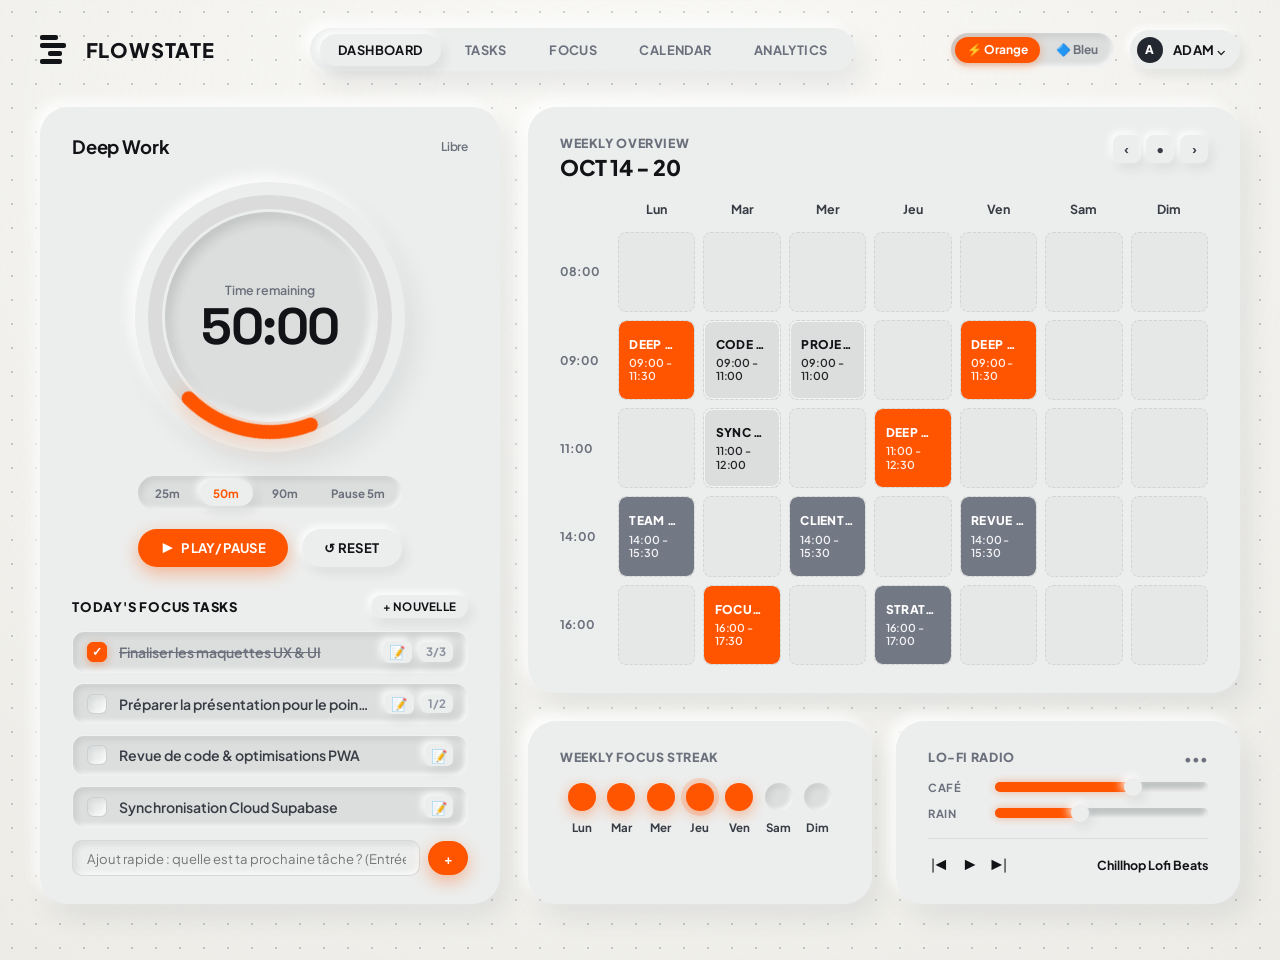
<file: preview.html>
<!DOCTYPE html>
<html lang="fr" data-theme="orange">
<head>
  <meta charset="UTF-8">
  <meta name="viewport" content="width=device-width, initial-scale=1.0">
  <title>FLOWSTATE — Tactile Studio Edition</title>
  <link rel="preconnect" href="https://fonts.googleapis.com">
  <link rel="preconnect" href="https://fonts.gstatic.com" crossorigin>
  <link href="https://fonts.googleapis.com/css2?family=Plus+Jakarta+Sans:wght@400;500;600;700;800&family=Space+Grotesk:wght@600;700&family=JetBrains+Mono:wght@500;600;700&display=swap" rel="stylesheet">
  <style>
    :root {
      /* Fond Papier Carnet à Points (Dot-Grid Notebook Paper) */
      --bg-canvas: #f6f5f0;
      --dot-grid-color: rgba(45, 50, 62, 0.22);

      /* Châssis & composants : Blanc craie / Porcelaine mat Braun */
      --card-bg: #eceeed;
      --card-inner: #dcdedd;
      --card-sunken: #cbcecd;
      --text-title: #111316;
      --text-body: #383c44;
      --text-muted: #6b707c;
      --text-dim: #8b919e;
      --border-subtle: rgba(255, 255, 255, 0.85);
      --border-medium: rgba(30, 35, 45, 0.10);

      /* Ombres neumorphiques aériennes et physiques posées sur le papier */
      --shadow-outer: 10px 14px 28px rgba(30, 35, 45, 0.08), -6px -6px 14px rgba(255, 255, 255, 0.95);
      --shadow-pill: 4px 6px 12px rgba(30, 35, 45, 0.08), -3px -3px 8px rgba(255, 255, 255, 0.95);
      --shadow-inset: inset 3px 3px 6px rgba(30, 35, 45, 0.10), inset -2px -2px 5px rgba(255, 255, 255, 0.85);
      --shadow-inset-deep: inset 5px 6px 12px rgba(30, 35, 45, 0.14), inset -4px -4px 10px rgba(255, 255, 255, 0.85);

      /* Theme accent: Electric Orange by default */
      --accent: #ff5500;
      --accent-glow: rgba(255, 85, 0, 0.38);
      --accent-soft: rgba(255, 85, 0, 0.16);
      --accent-emerald: #059669;
      --accent-rose: #e11d48;
      --accent-indigo: #4f46e5;
    }

    [data-theme="blue"] {
      --accent: #0055ff;
      --accent-glow: rgba(0, 85, 255, 0.38);
      --accent-soft: rgba(0, 85, 255, 0.16);
    }

    * {
      box-sizing: border-box;
      margin: 0;
      padding: 0;
      font-family: 'Plus Jakarta Sans', -apple-system, sans-serif;
      -webkit-font-smoothing: antialiased;
    }

    body {
      background-color: var(--bg-canvas);
      background-image: 
        /* 1. Grille de points géométrique (Dot grid notebook) */
        radial-gradient(circle, var(--dot-grid-color) 1.25px, transparent 1.25px),
        /* 2. Éclairage diffus studio sur la feuille */
        radial-gradient(circle at 50% 15%, rgba(255, 255, 255, 0.5) 0%, rgba(30, 35, 45, 0.04) 100%),
        /* 3. Micro-grain organique de fibre de papier */
        url("data:image/svg+xml,%3Csvg viewBox='0 0 200 200' xmlns='http://www.w3.org/2000/svg'%3E%3Cfilter id='paperGrain'%3E%3CfeTurbulence type='fractalNoise' baseFrequency='0.85' numOctaves='3' stitchTiles='stitch'/%3E%3C/filter%3E%3Crect width='100%25' height='100%25' filter='url(%23paperGrain)' opacity='0.035'/%3E%3C/svg%3E");
      background-size: 24px 24px, 100% 100%, 180px 180px;
      background-position: 0 0, center center, 0 0;
      color: var(--text-title);
      min-height: 100vh;
      padding: 1.5rem 2.5rem 3.5rem;
      display: flex;
      flex-direction: column;
      align-items: center;
    }

    .app-viewport {
      width: 100%;
      max-width: 1280px;
    }

    /* ========================================================
       Top Navigation Bar
       ======================================================== */
    .top-header {
      display: flex;
      align-items: center;
      justify-content: space-between;
      margin-bottom: 2rem;
      padding: 0.25rem 0;
    }

    .brand-group {
      display: flex;
      align-items: center;
      gap: 0.85rem;
      cursor: pointer;
    }

    .brand-icon {
      width: 32px;
      height: 32px;
      display: flex;
      flex-direction: column;
      justify-content: center;
      gap: 3px;
    }

    .brand-icon-bar {
      height: 5px;
      background: var(--text-title);
      border-radius: 2px;
    }
    .brand-icon-bar:nth-child(1) { width: 18px; }
    .brand-icon-bar:nth-child(2) { width: 26px; }
    .brand-icon-bar:nth-child(3) { width: 14px; margin-left: 8px; }
    .brand-icon-bar:nth-child(4) { width: 22px; }

    .brand-name {
      font-size: 1.25rem;
      font-weight: 800;
      letter-spacing: 0.04em;
      color: var(--text-title);
    }

    .nav-tabs-pill {
      display: flex;
      align-items: center;
      gap: 0.35rem;
      background: var(--card-bg);
      box-shadow: var(--shadow-outer);
      padding: 0.35rem 0.6rem;
      border-radius: 9999px;
    }

    .nav-tab-item {
      padding: 0.5rem 1.15rem;
      font-size: 0.8rem;
      font-weight: 700;
      letter-spacing: 0.03em;
      text-transform: uppercase;
      color: var(--text-muted);
      cursor: pointer;
      border: none;
      background: transparent;
      border-radius: 9999px;
      transition: all 0.2s cubic-bezier(0.16, 1, 0.3, 1);
    }

    .nav-tab-item:hover {
      color: var(--text-title);
    }

    .nav-tab-item.active {
      color: var(--text-title);
      background: var(--card-bg);
      box-shadow: var(--shadow-pill);
    }

    .header-right {
      display: flex;
      align-items: center;
      gap: 1rem;
    }

    .theme-toggle-pill {
      display: flex;
      align-items: center;
      background: var(--card-inner);
      box-shadow: var(--shadow-inset);
      padding: 0.25rem;
      border-radius: 9999px;
      gap: 0.25rem;
    }

    .theme-toggle-btn {
      border: none;
      background: transparent;
      padding: 0.35rem 0.75rem;
      border-radius: 9999px;
      font-size: 0.75rem;
      font-weight: 700;
      cursor: pointer;
      color: var(--text-muted);
      transition: all 0.2s;
    }

    .theme-toggle-btn.active {
      background: var(--accent);
      color: #fff;
      box-shadow: 0 2px 10px var(--accent-glow);
    }

    .user-profile-pill {
      display: flex;
      align-items: center;
      gap: 0.65rem;
      padding: 0.4rem 0.95rem 0.4rem 0.45rem;
      background: var(--card-bg);
      box-shadow: var(--shadow-pill);
      border-radius: 9999px;
      font-size: 0.82rem;
      font-weight: 700;
      letter-spacing: 0.02em;
      cursor: pointer;
    }

    .user-avatar-circle {
      width: 26px;
      height: 26px;
      border-radius: 50%;
      background: #232730;
      color: #fff;
      display: flex;
      align-items: center;
      justify-content: center;
      font-size: 0.75rem;
      font-weight: 800;
    }

    /* Views Switching Container */
    .view-panel {
      display: none;
      width: 100%;
      animation: fadeIn 0.25s ease-out;
    }
    .view-panel.active {
      display: block;
    }

    @keyframes fadeIn {
      from { opacity: 0; transform: translateY(4px); }
      to { opacity: 1; transform: translateY(0); }
    }

    /* ========================================================
       Dashboard 2-Column Grid
       ======================================================== */
    .dashboard-layout {
      display: grid;
      grid-template-columns: 460px 1fr;
      gap: 1.75rem;
    }

    /* Sculpted Neumorphic Card Base */
    .tactile-card {
      background: var(--card-bg);
      box-shadow: var(--shadow-outer);
      border-radius: 28px;
      padding: 1.75rem 2rem;
      position: relative;
    }

    .card-heading {
      font-size: 1.15rem;
      font-weight: 700;
      letter-spacing: -0.01em;
      color: var(--text-title);
      margin-bottom: 1.5rem;
      display: flex;
      align-items: center;
      justify-content: space-between;
    }

    /* ========================================================
       Horseshoe Sculptural Dish Timer
       ======================================================== */
    .timer-hero-wrapper {
      display: flex;
      flex-direction: column;
      align-items: center;
      margin-bottom: 1.75rem;
    }

    .horseshoe-timer-stage {
      position: relative;
      width: 270px;
      height: 270px;
      border-radius: 50%;
      background: var(--card-bg);
      box-shadow: var(--shadow-outer);
      display: flex;
      align-items: center;
      justify-content: center;
      margin-bottom: 1.5rem;
    }

    .horseshoe-inner-dish {
      width: 210px;
      height: 210px;
      border-radius: 50%;
      background: var(--card-inner);
      box-shadow: var(--shadow-inset-deep);
      display: flex;
      flex-direction: column;
      align-items: center;
      justify-content: center;
      position: relative;
    }

    .horseshoe-svg {
      position: absolute;
      inset: 0;
      width: 270px;
      height: 270px;
      transform: rotate(135deg);
      pointer-events: none;
    }

    .horseshoe-svg circle {
      fill: none;
      stroke-width: 14;
      stroke-linecap: round;
    }

    .horseshoe-svg-track {
      stroke: rgba(0, 0, 0, 0.08);
      stroke-dasharray: 590;
      stroke-dashoffset: 0;
    }

    .horseshoe-svg-fill {
      stroke: var(--accent);
      stroke-dasharray: 590;
      stroke-dashoffset: 0;
      transition: stroke 0.3s, stroke-dashoffset 0.4s ease;
      filter: drop-shadow(0 0 12px var(--accent-glow));
    }

    .time-label-small {
      font-size: 0.78rem;
      font-weight: 600;
      color: var(--text-muted);
      margin-bottom: 0.2rem;
    }

    .time-display-huge {
      font-family: 'Space Grotesk', -apple-system, sans-serif;
      font-size: 3.2rem;
      font-weight: 700;
      letter-spacing: -0.03em;
      color: var(--text-title);
      line-height: 1;
    }

    .timer-presets-row {
      display: flex;
      align-items: center;
      gap: 0.35rem;
      margin-bottom: 1.15rem;
      background: var(--card-inner);
      padding: 4px;
      border-radius: 9999px;
      box-shadow: var(--shadow-inset);
    }

    .timer-preset-btn {
      border: none;
      background: transparent;
      padding: 0.35rem 0.85rem;
      border-radius: 9999px;
      font-size: 0.72rem;
      font-weight: 700;
      color: var(--text-muted);
      cursor: pointer;
      transition: all 0.15s ease;
    }

    .timer-preset-btn:hover {
      color: var(--text-title);
    }

    .timer-preset-btn.active {
      background: var(--card-bg);
      color: var(--accent);
      box-shadow: var(--shadow-pill);
    }

    .timer-control-buttons {
      display: flex;
      align-items: center;
      gap: 0.85rem;
    }

    .btn-pill {
      border: none;
      background: var(--card-bg);
      box-shadow: var(--shadow-pill);
      padding: 0.65rem 1.4rem;
      border-radius: 9999px;
      font-size: 0.82rem;
      font-weight: 700;
      letter-spacing: 0.02em;
      color: var(--text-title);
      cursor: pointer;
      display: flex;
      align-items: center;
      gap: 0.45rem;
      transition: all 0.15s ease;
    }

    .btn-pill:active {
      box-shadow: var(--shadow-inset);
      transform: translateY(1px);
    }

    .btn-pill-accent {
      background: var(--accent);
      color: #ffffff;
      box-shadow: 0 6px 18px var(--accent-glow);
    }

    .btn-pill-accent:active {
      box-shadow: 0 2px 8px var(--accent-glow);
    }

    /* Tasks Section below Timer */
    .tasks-section-title {
      font-size: 0.82rem;
      font-weight: 800;
      text-transform: uppercase;
      letter-spacing: 0.06em;
      color: var(--text-title);
      margin-bottom: 0.85rem;
      display: flex;
      align-items: center;
      justify-content: space-between;
    }

    .tasks-container {
      display: flex;
      flex-direction: column;
      gap: 0.65rem;
    }

    .task-row {
      display: flex;
      align-items: center;
      justify-content: space-between;
      gap: 0.85rem;
      cursor: pointer;
      user-select: none;
      padding: 0.55rem 0.85rem;
      background: var(--card-inner);
      border-radius: 12px;
      box-shadow: var(--shadow-inset);
      border: 1px solid rgba(255, 255, 255, 0.6);
      transition: all 0.2s;
    }

    .task-row:hover {
      background: #e2e4e3;
    }

    .task-row-left {
      display: flex;
      align-items: center;
      gap: 0.75rem;
      flex: 1;
      min-width: 0;
    }

    .task-check-box {
      width: 20px;
      height: 20px;
      border-radius: 6px;
      background: var(--card-bg);
      box-shadow: var(--shadow-inset);
      border: 1px solid rgba(30, 35, 45, 0.15);
      display: flex;
      align-items: center;
      justify-content: center;
      transition: all 0.2s;
      flex-shrink: 0;
    }

    .task-check-box.checked {
      background: var(--accent);
      border-color: var(--accent);
      box-shadow: 0 2px 8px var(--accent-glow);
    }

    .task-check-box.checked::after {
      content: '✓';
      color: #fff;
      font-size: 0.75rem;
      font-weight: 800;
    }

    .task-text {
      font-size: 0.88rem;
      font-weight: 600;
      color: var(--text-body);
      overflow: hidden;
      text-overflow: ellipsis;
      white-space: nowrap;
      transition: all 0.2s;
    }

    .task-row.checked .task-text {
      color: var(--text-muted);
      text-decoration: line-through;
    }

    .task-row-badges {
      display: flex;
      align-items: center;
      gap: 0.45rem;
      flex-shrink: 0;
    }

    .task-row-note-icon {
      font-size: 0.82rem;
      color: var(--text-muted);
      padding: 0.15rem 0.4rem;
      background: var(--card-bg);
      border-radius: 6px;
      box-shadow: var(--shadow-pill);
    }

    .task-row-sub-pill {
      font-size: 0.72rem;
      font-family: var(--font-mono);
      font-weight: 700;
      color: var(--text-dim);
      padding: 0.15rem 0.45rem;
      background: var(--card-bg);
      border-radius: 6px;
      box-shadow: var(--shadow-pill);
    }

    /* Quick Add Input on Dashboard */
    .dashboard-task-quick-add {
      display: flex;
      align-items: center;
      gap: 0.5rem;
      margin-top: 0.75rem;
    }

    .dashboard-task-quick-input {
      flex: 1;
      background: var(--card-bg);
      border: 1px solid var(--border-medium);
      box-shadow: var(--shadow-inset);
      border-radius: 10px;
      padding: 0.55rem 0.85rem;
      font-size: 0.82rem;
      color: var(--text-title);
      outline: none;
    }
    .dashboard-task-quick-input:focus {
      border-color: var(--accent);
    }

    /* ========================================================
       RIGHT COLUMN: Calendar, Streak & Radio
       ======================================================== */
    .right-column {
      display: flex;
      flex-direction: column;
      gap: 1.75rem;
      height: 100%;
    }

    .calendar-card {
      flex: 1;
      display: flex;
      flex-direction: column;
      min-height: 0;
    }

    .calendar-header {
      display: flex;
      align-items: flex-start;
      justify-content: space-between;
      margin-bottom: 1.25rem;
      flex-shrink: 0;
    }

    .calendar-title-label {
      font-size: 0.78rem;
      font-weight: 800;
      text-transform: uppercase;
      letter-spacing: 0.05em;
      color: var(--text-muted);
      margin-bottom: 0.2rem;
    }

    .calendar-week-range {
      font-size: 1.35rem;
      font-weight: 800;
      letter-spacing: -0.02em;
      color: var(--text-title);
    }

    .calendar-nav-controls {
      display: flex;
      align-items: center;
      gap: 0.35rem;
    }

    .cal-nav-btn {
      width: 28px;
      height: 28px;
      border-radius: 8px;
      border: none;
      background: var(--card-bg);
      box-shadow: var(--shadow-pill);
      display: flex;
      align-items: center;
      justify-content: center;
      font-size: 0.8rem;
      font-weight: 700;
      color: var(--text-body);
      cursor: pointer;
    }

    .cal-nav-btn:active {
      box-shadow: var(--shadow-inset);
    }

    /* Timetable Grid */
    .timetable-grid {
      flex: 1;
      display: grid;
      grid-template-columns: 50px repeat(7, 1fr);
      grid-template-rows: auto repeat(5, 1fr);
      gap: 8px;
      font-size: 0.75rem;
      min-height: 0;
      height: 100%;
    }

    .timetable-header-cell {
      text-align: center;
      font-weight: 700;
      color: var(--text-body);
      padding-bottom: 0.4rem;
      display: flex;
      align-items: center;
      justify-content: center;
      font-size: 0.78rem;
    }

    .timetable-time-label {
      font-weight: 700;
      color: var(--text-muted);
      display: flex;
      align-items: center;
      font-size: 0.75rem;
      letter-spacing: -0.01em;
      height: 100%;
    }

    .timetable-cell {
      height: 100%;
      min-height: 56px;
      background: rgba(0, 0, 0, 0.025);
      border-radius: 8px;
      border: 1px dashed rgba(0, 0, 0, 0.09);
      position: relative;
      display: flex;
      flex-direction: column;
      overflow: hidden;
      box-sizing: border-box;
      transition: border-color 0.15s, background-color 0.15s;
    }

    .timetable-cell:hover {
      background: rgba(0, 0, 0, 0.04);
      border-color: rgba(0, 0, 0, 0.18);
    }

    .schedule-block {
      width: 100%;
      height: 100%;
      border-radius: 8px;
      padding: 0.55rem 0.65rem;
      display: flex;
      flex-direction: column;
      justify-content: center;
      gap: 0.25rem;
      cursor: pointer;
      transition: all 0.15s cubic-bezier(0.16, 1, 0.3, 1);
      box-sizing: border-box;
      line-height: 1.2;
    }

    .schedule-block:hover {
      transform: translateY(-2px);
      filter: brightness(1.05);
    }

    .schedule-block .block-title {
      font-size: 0.75rem;
      font-weight: 800;
      letter-spacing: 0.025em;
      text-transform: uppercase;
      white-space: nowrap;
      overflow: hidden;
      text-overflow: ellipsis;
      display: block;
    }

    .schedule-block .block-time {
      font-size: 0.68rem;
      font-weight: 600;
      opacity: 0.9;
      letter-spacing: -0.01em;
      display: block;
    }

    .block-deep-orange {
      background: var(--accent);
      color: #ffffff;
      box-shadow: 0 4px 14px var(--accent-glow);
    }

    .block-deep-light {
      background: var(--card-inner);
      box-shadow: var(--shadow-pill);
      color: var(--text-title);
      border: 1px solid rgba(255, 255, 255, 0.65);
    }

    .block-meeting {
      background: #737885;
      color: #ffffff;
      box-shadow: 0 3px 10px rgba(30, 35, 45, 0.14);
    }

    /* BOTTOM ROW: Streak & Radio */
    .bottom-cards-row {
      display: grid;
      grid-template-columns: 1fr 1fr;
      gap: 1.5rem;
      flex-shrink: 0;
    }

    .streak-dots-row {
      display: flex;
      align-items: center;
      justify-content: space-between;
      margin-top: 1.15rem;
      padding: 0 0.5rem;
    }

    .streak-day-item {
      display: flex;
      flex-direction: column;
      align-items: center;
      gap: 0.55rem;
      cursor: pointer;
    }

    .streak-dot-circle {
      width: 28px;
      height: 28px;
      border-radius: 50%;
      background: var(--card-inner);
      box-shadow: var(--shadow-inset);
      transition: all 0.2s cubic-bezier(0.16, 1, 0.3, 1);
    }

    .streak-dot-circle.active {
      background: var(--accent);
      box-shadow: 0 4px 14px var(--accent-glow);
    }

    .streak-dot-circle.glowing {
      background: var(--accent);
      box-shadow: 0 0 0 5px var(--accent-soft), 0 4px 14px var(--accent-glow);
    }

    .streak-day-name {
      font-size: 0.72rem;
      font-weight: 700;
      color: var(--text-body);
    }

    .radio-slider-row {
      display: flex;
      align-items: center;
      justify-content: space-between;
      gap: 0.75rem;
      margin-top: 0.75rem;
    }

    .radio-slider-name {
      font-size: 0.7rem;
      font-weight: 700;
      text-transform: uppercase;
      letter-spacing: 0.05em;
      color: var(--text-muted);
      width: 55px;
    }

    .radio-groove-track {
      flex: 1;
      height: 10px;
      background: var(--card-sunken);
      box-shadow: var(--shadow-inset);
      border-radius: 9999px;
      position: relative;
      cursor: pointer;
    }

    .radio-groove-fill {
      height: 100%;
      border-radius: 9999px;
      background: var(--accent);
      box-shadow: 0 0 8px var(--accent-glow);
      transition: background 0.3s;
    }

    .radio-groove-thumb {
      position: absolute;
      top: -4px;
      width: 18px;
      height: 18px;
      border-radius: 50%;
      background: var(--card-bg);
      box-shadow: var(--shadow-pill);
      transform: translateX(-50%);
    }

    .radio-footer-controls {
      display: flex;
      align-items: center;
      justify-content: space-between;
      margin-top: 1.15rem;
      padding-top: 0.85rem;
      border-top: 1px solid rgba(0, 0, 0, 0.08);
    }

    .radio-track-title {
      font-size: 0.78rem;
      font-weight: 700;
      color: var(--text-title);
    }

    .radio-buttons {
      display: flex;
      align-items: center;
      gap: 0.5rem;
    }

    .btn-radio-mini {
      border: none;
      background: transparent;
      font-size: 0.85rem;
      cursor: pointer;
      color: var(--text-title);
      padding: 0.2rem;
    }

    /* ========================================================
       DEDICATED TASKS VIEW (When clicking TASKS in header)
       ======================================================== */
    .tasks-view-wrapper {
      display: flex;
      flex-direction: column;
      gap: 1.75rem;
    }

    .tasks-top-metrics-ribbon {
      display: flex;
      align-items: center;
      gap: 0.75rem;
      overflow-x: auto;
    }

    .metric-pill-chip {
      display: flex;
      align-items: center;
      gap: 0.65rem;
      padding: 0.55rem 1.15rem;
      background: var(--card-bg);
      box-shadow: var(--shadow-pill);
      border-radius: 9999px;
      font-size: 0.82rem;
      font-weight: 700;
    }

    .metric-pill-chip .chip-label {
      color: var(--text-muted);
      font-size: 0.72rem;
      text-transform: uppercase;
      letter-spacing: 0.05em;
    }

    .metric-pill-chip .chip-val {
      font-family: var(--font-mono);
      color: var(--accent);
      background: var(--card-inner);
      box-shadow: var(--shadow-inset);
      padding: 0.15rem 0.55rem;
      border-radius: 6px;
    }

    /* Task Creator Chassis */
    .task-create-chassis {
      background: var(--card-bg);
      box-shadow: var(--shadow-outer);
      border-radius: 24px;
      padding: 1.25rem 1.75rem;
      display: flex;
      flex-direction: column;
      gap: 1rem;
    }

    .task-create-main-row {
      display: flex;
      align-items: center;
      gap: 0.85rem;
    }

    .task-create-input {
      flex: 1;
      background: var(--card-inner);
      box-shadow: var(--shadow-inset);
      border: 1px solid var(--border-medium);
      border-radius: 14px;
      padding: 0.85rem 1.25rem;
      font-size: 0.95rem;
      font-weight: 600;
      color: var(--text-title);
      outline: none;
      transition: all 0.2s;
    }

    .task-create-input:focus {
      border-color: var(--accent);
      box-shadow: var(--shadow-inset), 0 0 0 2px var(--accent-soft);
    }

    .task-create-options-row {
      display: flex;
      align-items: center;
      justify-content: space-between;
      flex-wrap: wrap;
      gap: 0.75rem;
      padding-top: 0.65rem;
      border-top: 1px solid rgba(0, 0, 0, 0.06);
    }

    .task-options-selectors {
      display: flex;
      align-items: center;
      gap: 0.65rem;
      flex-wrap: wrap;
    }

    .tactile-select {
      background: var(--card-inner);
      box-shadow: var(--shadow-inset);
      border: 1px solid var(--border-medium);
      border-radius: 8px;
      padding: 0.45rem 0.85rem;
      font-size: 0.8rem;
      font-weight: 700;
      color: var(--text-title);
      outline: none;
      cursor: pointer;
    }

    .tactile-select:focus {
      border-color: var(--accent);
    }

    /* Filters & Search Row */
    .tasks-toolbar-row {
      display: flex;
      align-items: center;
      justify-content: space-between;
      gap: 1rem;
      flex-wrap: wrap;
    }

    .filter-pills-bar {
      display: flex;
      align-items: center;
      gap: 0.4rem;
      background: var(--card-bg);
      box-shadow: var(--shadow-pill);
      padding: 0.3rem 0.5rem;
      border-radius: 9999px;
    }

    .filter-btn {
      border: none;
      background: transparent;
      padding: 0.4rem 0.9rem;
      border-radius: 9999px;
      font-size: 0.76rem;
      font-weight: 700;
      letter-spacing: 0.02em;
      color: var(--text-muted);
      cursor: pointer;
      transition: all 0.2s;
    }

    .filter-btn:hover {
      color: var(--text-title);
    }

    .filter-btn.active {
      background: var(--card-inner);
      color: var(--accent);
      box-shadow: var(--shadow-inset);
    }

    .tasks-search-input-wrap {
      display: flex;
      align-items: center;
      gap: 0.5rem;
      background: var(--card-bg);
      box-shadow: var(--shadow-pill);
      border-radius: 9999px;
      padding: 0.35rem 1rem;
      width: 260px;
    }

    .tasks-search-input-wrap input {
      border: none;
      background: transparent;
      outline: none;
      font-size: 0.82rem;
      font-weight: 600;
      color: var(--text-title);
      width: 100%;
    }

    /* Full Tasks Cards in List */
    .tasks-full-list {
      display: flex;
      flex-direction: column;
      gap: 1rem;
    }

    .task-card-item {
      background: var(--card-bg);
      box-shadow: var(--shadow-outer);
      border-radius: 20px;
      padding: 1.25rem 1.5rem;
      display: flex;
      align-items: flex-start;
      gap: 1.15rem;
      cursor: pointer;
      transition: all 0.2s cubic-bezier(0.16, 1, 0.3, 1);
    }

    .task-card-item:hover {
      transform: translateY(-2px);
      box-shadow: 12px 18px 34px rgba(30, 35, 45, 0.11), -8px -8px 18px rgba(255, 255, 255, 0.95);
    }

    .task-card-item.completed {
      opacity: 0.75;
    }

    .task-card-item.completed .task-card-title {
      text-decoration: line-through;
      color: var(--text-muted);
    }

    .task-card-body {
      flex: 1;
      min-width: 0;
    }

    .task-card-title-row {
      display: flex;
      align-items: center;
      gap: 0.65rem;
      margin-bottom: 0.45rem;
    }

    .task-card-title {
      font-size: 1.05rem;
      font-weight: 700;
      color: var(--text-title);
      word-break: break-word;
    }

    .task-notes-badge {
      font-size: 0.75rem;
      font-weight: 700;
      padding: 0.15rem 0.5rem;
      background: var(--card-inner);
      box-shadow: var(--shadow-inset);
      border-radius: 6px;
      color: var(--accent);
      display: flex;
      align-items: center;
      gap: 0.3rem;
    }

    /* Notes preview snippet on task card */
    .task-notes-preview-box {
      margin-top: 0.35rem;
      margin-bottom: 0.65rem;
      padding: 0.4rem 0.75rem;
      background: var(--card-inner);
      box-shadow: var(--shadow-inset);
      border-radius: 8px;
      font-size: 0.8rem;
      color: var(--text-muted);
      line-height: 1.4;
      display: flex;
      align-items: center;
      gap: 0.5rem;
      max-width: 95%;
    }

    .task-notes-preview-text {
      overflow: hidden;
      text-overflow: ellipsis;
      white-space: nowrap;
    }

    /* Meta Badges */
    .task-card-meta {
      display: flex;
      align-items: center;
      gap: 0.65rem;
      flex-wrap: wrap;
    }

    .tag-chip {
      font-size: 0.72rem;
      font-weight: 800;
      letter-spacing: 0.03em;
      text-transform: uppercase;
      padding: 0.2rem 0.6rem;
      border-radius: 9999px;
      background: var(--card-inner);
      box-shadow: var(--shadow-pill);
      color: var(--text-muted);
    }

    .tag-chip.deepwork { color: var(--accent); }
    .tag-chip.projet { color: var(--accent-indigo); }
    .tag-chip.admin { color: #575d69; }
    .tag-chip.perso { color: var(--accent-emerald); }

    .priority-badge {
      font-size: 0.72rem;
      font-weight: 700;
      display: flex;
      align-items: center;
      gap: 0.35rem;
    }

    .priority-indicator-dot {
      width: 7px;
      height: 7px;
      border-radius: 50%;
    }

    .prio-high { color: var(--accent-rose); }
    .prio-high .priority-indicator-dot { background: var(--accent-rose); box-shadow: 0 0 6px var(--accent-rose); }
    .prio-medium { color: var(--accent); }
    .prio-medium .priority-indicator-dot { background: var(--accent); }
    .prio-low { color: var(--text-dim); }
    .prio-low .priority-indicator-dot { background: var(--text-dim); }

    .pomo-badge {
      font-family: var(--font-mono);
      font-size: 0.75rem;
      font-weight: 700;
      color: var(--text-muted);
      display: flex;
      align-items: center;
      gap: 0.3rem;
    }

    /* Subtasks inside task card */
    .task-card-subtasks-container {
      margin-top: 0.85rem;
      padding: 0.75rem 1rem;
      background: var(--card-inner);
      box-shadow: var(--shadow-inset);
      border-radius: 12px;
      display: flex;
      flex-direction: column;
      gap: 0.5rem;
    }

    .subtasks-header-row {
      display: flex;
      align-items: center;
      justify-content: space-between;
      gap: 1rem;
    }

    .subtasks-label {
      font-size: 0.75rem;
      font-weight: 800;
      font-family: var(--font-mono);
      color: var(--text-muted);
    }

    .subtasks-progress-groove {
      flex: 1;
      max-width: 160px;
      height: 6px;
      background: var(--card-sunken);
      box-shadow: var(--shadow-inset);
      border-radius: 9999px;
      overflow: hidden;
    }

    .subtasks-progress-bar-fill {
      height: 100%;
      background: var(--accent);
      border-radius: 9999px;
      transition: width 0.3s;
    }

    .subtask-card-list {
      display: flex;
      flex-direction: column;
      gap: 0.4rem;
    }

    .subtask-card-item {
      display: flex;
      align-items: center;
      gap: 0.65rem;
      font-size: 0.84rem;
      color: var(--text-title);
      cursor: pointer;
    }

    .subtask-card-item.completed {
      text-decoration: line-through;
      color: var(--text-dim);
    }

    .subtask-mini-check {
      width: 16px;
      height: 16px;
      border-radius: 5px;
      background: var(--card-bg);
      box-shadow: var(--shadow-inset);
      border: 1px solid rgba(30, 35, 45, 0.15);
      display: flex;
      align-items: center;
      justify-content: center;
      flex-shrink: 0;
      transition: all 0.2s;
    }

    .subtask-mini-check.checked {
      background: var(--accent);
      border-color: var(--accent);
    }

    .subtask-mini-check.checked::after {
      content: '✓';
      color: #fff;
      font-size: 0.65rem;
      font-weight: 800;
    }

    .btn-quick-add-subtask {
      align-self: flex-start;
      margin-top: 0.2rem;
      font-size: 0.75rem;
      font-weight: 700;
      color: var(--text-dim);
      background: transparent;
      border: none;
      cursor: pointer;
      display: flex;
      align-items: center;
      gap: 0.3rem;
    }
    .btn-quick-add-subtask:hover {
      color: var(--accent);
    }

    .task-card-actions {
      display: flex;
      align-items: center;
      gap: 0.5rem;
    }

    .btn-action-round {
      width: 34px;
      height: 34px;
      border-radius: 50%;
      border: none;
      background: var(--card-bg);
      box-shadow: var(--shadow-pill);
      display: flex;
      align-items: center;
      justify-content: center;
      font-size: 0.85rem;
      color: var(--text-title);
      cursor: pointer;
      transition: all 0.15s;
    }
    .btn-action-round:hover {
      transform: scale(1.06);
    }
    .btn-action-round:active {
      box-shadow: var(--shadow-inset);
      transform: scale(0.96);
    }

    /* ========================================================
       TASK DETAIL & NOTES MODAL
       ======================================================== */
    .modal-backdrop {
      position: fixed;
      inset: 0;
      background: rgba(30, 35, 45, 0.45);
      backdrop-filter: blur(12px);
      z-index: 999;
      display: flex;
      align-items: center;
      justify-content: center;
      padding: 1.5rem;
      opacity: 0;
      pointer-events: none;
      transition: opacity 0.25s ease;
    }

    .modal-backdrop.open {
      opacity: 1;
      pointer-events: auto;
    }

    .modal-tactile-dialog {
      background: var(--card-bg);
      box-shadow: var(--shadow-outer);
      border-radius: 28px;
      padding: 2rem 2.25rem;
      width: 100%;
      max-width: 680px;
      max-height: 90vh;
      overflow-y: auto;
      transform: scale(0.94);
      transition: transform 0.25s cubic-bezier(0.34, 1.56, 0.64, 1);
    }

    .modal-backdrop.open .modal-tactile-dialog {
      transform: scale(1);
    }

    .modal-header-row {
      display: flex;
      align-items: center;
      justify-content: space-between;
      margin-bottom: 1.25rem;
    }

    .modal-title-wrap {
      display: flex;
      align-items: center;
      gap: 0.75rem;
    }

    .modal-badge-square {
      width: 38px;
      height: 38px;
      border-radius: 12px;
      background: var(--card-inner);
      box-shadow: var(--shadow-inset);
      display: flex;
      align-items: center;
      justify-content: center;
      font-size: 1.15rem;
    }

    .modal-title-text {
      font-size: 1.25rem;
      font-weight: 800;
      letter-spacing: -0.01em;
      color: var(--text-title);
    }

    .modal-close-btn {
      width: 34px;
      height: 34px;
      border-radius: 50%;
      border: none;
      background: var(--card-bg);
      box-shadow: var(--shadow-pill);
      font-size: 0.9rem;
      font-weight: 800;
      color: var(--text-muted);
      cursor: pointer;
    }
    .modal-close-btn:active {
      box-shadow: var(--shadow-inset);
    }

    /* Modal Form Controls */
    .form-group-block {
      margin-bottom: 1.25rem;
    }

    .form-label-tactile {
      display: block;
      font-size: 0.75rem;
      font-weight: 800;
      text-transform: uppercase;
      letter-spacing: 0.05em;
      color: var(--text-muted);
      margin-bottom: 0.45rem;
    }

    .modal-title-input {
      width: 100%;
      background: var(--card-inner);
      box-shadow: var(--shadow-inset);
      border: 1px solid var(--border-medium);
      border-radius: 14px;
      padding: 0.85rem 1.15rem;
      font-size: 1.05rem;
      font-weight: 700;
      color: var(--text-title);
      outline: none;
    }
    .modal-title-input:focus {
      border-color: var(--accent);
    }

    .modal-grid-options {
      display: grid;
      grid-template-columns: repeat(3, 1fr);
      gap: 0.85rem;
      margin-bottom: 1.25rem;
    }

    /* DEDICATED NOTES SECTION IN MODAL */
    .modal-notes-section {
      background: var(--card-inner);
      box-shadow: var(--shadow-inset);
      border-radius: 18px;
      padding: 1.15rem 1.25rem;
      margin-bottom: 1.25rem;
    }

    .modal-notes-header {
      display: flex;
      align-items: center;
      justify-content: space-between;
      margin-bottom: 0.65rem;
    }

    .modal-notes-status {
      font-size: 0.75rem;
      font-family: var(--font-mono);
      font-weight: 700;
      color: var(--text-dim);
      display: flex;
      align-items: center;
      gap: 0.35rem;
    }

    .notes-dot {
      width: 6px;
      height: 6px;
      border-radius: 50%;
      background: var(--accent-emerald);
    }

    .notes-toolbar {
      display: flex;
      align-items: center;
      gap: 0.45rem;
      margin-bottom: 0.65rem;
      flex-wrap: wrap;
    }

    .note-action-btn {
      border: none;
      background: var(--card-bg);
      box-shadow: var(--shadow-pill);
      padding: 0.3rem 0.65rem;
      border-radius: 8px;
      font-size: 0.75rem;
      font-weight: 700;
      color: var(--text-body);
      cursor: pointer;
      transition: all 0.15s;
    }

    .note-action-btn:hover {
      transform: translateY(-1px);
    }
    .note-action-btn:active {
      box-shadow: var(--shadow-inset);
      transform: translateY(1px);
    }

    .modal-notes-textarea {
      width: 100%;
      min-height: 160px;
      background: var(--card-bg);
      box-shadow: var(--shadow-inset);
      border: 1px solid rgba(0, 0, 0, 0.08);
      border-radius: 12px;
      padding: 0.95rem 1.15rem;
      font-size: 0.92rem;
      line-height: 1.6;
      color: var(--text-title);
      outline: none;
      resize: vertical;
    }

    .modal-notes-textarea:focus {
      border-color: var(--accent);
    }

    /* SUBTASKS IN MODAL */
    .modal-subtasks-section {
      background: var(--card-inner);
      box-shadow: var(--shadow-inset);
      border-radius: 18px;
      padding: 1.15rem 1.25rem;
      margin-bottom: 1.5rem;
    }

    .modal-subtasks-header {
      display: flex;
      align-items: center;
      justify-content: space-between;
      margin-bottom: 0.65rem;
    }

    .modal-subtasks-progress-text {
      font-size: 0.78rem;
      font-family: var(--font-mono);
      font-weight: 800;
      color: var(--accent);
    }

    .modal-subtasks-progress-bar {
      width: 100%;
      height: 7px;
      background: var(--card-sunken);
      border-radius: 9999px;
      box-shadow: var(--shadow-inset);
      overflow: hidden;
      margin-bottom: 0.85rem;
    }

    .modal-subtasks-progress-fill {
      height: 100%;
      background: var(--accent);
      border-radius: 9999px;
      transition: width 0.3s;
    }

    .modal-subtasks-input-row {
      display: flex;
      align-items: center;
      gap: 0.5rem;
      margin-bottom: 0.85rem;
    }

    .modal-subtask-input {
      flex: 1;
      background: var(--card-bg);
      box-shadow: var(--shadow-inset);
      border: 1px solid rgba(0, 0, 0, 0.08);
      border-radius: 10px;
      padding: 0.6rem 0.95rem;
      font-size: 0.85rem;
      color: var(--text-title);
      outline: none;
    }
    .modal-subtask-input:focus {
      border-color: var(--accent);
    }

    .modal-subtasks-list {
      display: flex;
      flex-direction: column;
      gap: 0.45rem;
      max-height: 200px;
      overflow-y: auto;
    }

    .modal-subtask-row {
      display: flex;
      align-items: center;
      justify-content: space-between;
      padding: 0.5rem 0.85rem;
      background: var(--card-bg);
      box-shadow: var(--shadow-pill);
      border-radius: 10px;
      font-size: 0.85rem;
      font-weight: 600;
      color: var(--text-title);
    }

    .modal-subtask-row.completed span {
      text-decoration: line-through;
      color: var(--text-muted);
    }

    .modal-footer-row {
      display: flex;
      align-items: center;
      justify-content: space-between;
      gap: 1rem;
      margin-top: 1.5rem;
      flex-wrap: wrap;
    }
  </style>
</head>
<body>

  <div class="app-viewport">
    <!-- Top Navigation Header -->
    <header class="top-header">
      <div class="brand-group" onclick="switchNavTab('dashboard')">
        <div class="brand-icon">
          <div class="brand-icon-bar"></div>
          <div class="brand-icon-bar"></div>
          <div class="brand-icon-bar"></div>
          <div class="brand-icon-bar"></div>
        </div>
        <div class="brand-name">FLOWSTATE</div>
      </div>

      <!-- Center Pill Navigation -->
      <nav class="nav-tabs-pill">
        <button class="nav-tab-item active" data-tab="dashboard" onclick="switchNavTab('dashboard')">DASHBOARD</button>
        <button class="nav-tab-item" data-tab="tasks" onclick="switchNavTab('tasks')">TASKS</button>
        <button class="nav-tab-item" data-tab="focus" onclick="switchNavTab('focus')">FOCUS</button>
        <button class="nav-tab-item" data-tab="calendar" onclick="switchNavTab('calendar')">CALENDAR</button>
        <button class="nav-tab-item" data-tab="analytics" onclick="switchNavTab('analytics')">ANALYTICS</button>
      </nav>

      <!-- Right Header Actions -->
      <div class="header-right">
        <!-- Live Color Palette Toggle -->
        <div class="theme-toggle-pill" title="Changer l'accent de couleur en direct">
          <button class="theme-toggle-btn active" id="btnThemeOrange">⚡ Orange</button>
          <button class="theme-toggle-btn" id="btnThemeBlue">🔷 Bleu</button>
        </div>

        <div class="user-profile-pill" onclick="switchNavTab('tasks')" title="Espace de travail Adam">
          <div class="user-avatar-circle">A</div>
          <span>ADAM ⌵</span>
        </div>
      </div>
    </header>

    <!-- ============================================== -->
    <!-- VIEW 1: DASHBOARD (The 2-Column Masterpiece)   -->
    <!-- ============================================== -->
    <section class="view-panel active" id="panel-dashboard">
      <main class="dashboard-layout">
        <!-- LEFT COLUMN: Deep Work Card + Focus Tasks -->
        <div class="tactile-card">
          <h2 class="card-heading">
            <span>Deep Work</span>
            <span style="font-size: 0.75rem; color: var(--text-muted); font-weight: 600;" id="activeTaskIntentionLabel">Libre</span>
          </h2>

          <!-- Horseshoe Sculptural Timer -->
          <div class="timer-hero-wrapper">
            <div class="horseshoe-timer-stage">
              <svg class="horseshoe-svg" viewBox="0 0 270 270">
                <circle class="horseshoe-svg-track" cx="135" cy="135" r="115"></circle>
                <circle class="horseshoe-svg-fill" id="timerArcFill" cx="135" cy="135" r="115"></circle>
              </svg>
              <div class="horseshoe-inner-dish">
                <span class="time-label-small">Time remaining</span>
                <span class="time-display-huge" id="timerCountdownText">50:00</span>
              </div>
            </div>

            <div class="timer-presets-row">
              <button class="timer-preset-btn" onclick="setTimerDuration(25, this)">25m</button>
              <button class="timer-preset-btn active" onclick="setTimerDuration(50, this)">50m</button>
              <button class="timer-preset-btn" onclick="setTimerDuration(90, this)">90m</button>
              <button class="timer-preset-btn" onclick="setTimerDuration(5, this, true)">Pause 5m</button>
            </div>

            <div class="timer-control-buttons">
              <button class="btn-pill btn-pill-accent" id="btnPlayPause">
                <span id="playIcon">▶</span> <span id="playText">PLAY/PAUSE</span>
              </button>
              <button class="btn-pill" id="btnResetTimer">
                ↺ RESET
              </button>
            </div>
          </div>

          <!-- Today's Focus Tasks Section -->
          <div>
            <h3 class="tasks-section-title">
              <span>Today's Focus Tasks</span>
              <button class="btn-pill" onclick="openTaskModal()" style="padding: 0.25rem 0.75rem; font-size: 0.72rem;">+ NOUVELLE</button>
            </h3>
            
            <div class="tasks-container" id="dashboardTasksList"></div>

            <!-- Quick Add Bar on Dashboard -->
            <div class="dashboard-task-quick-add">
              <input type="text" class="dashboard-task-quick-input" id="dashboardQuickInput" placeholder="Ajout rapide : quelle est ta prochaine tâche ? (Entrée)">
              <button class="btn-pill btn-pill-accent" onclick="handleDashboardQuickAdd()" style="padding: 0.55rem 0.95rem;">+</button>
            </div>
          </div>
        </div>

        <!-- RIGHT COLUMN: Calendar Grid + Streak & Radio -->
        <div class="right-column">
          <!-- Weekly Overview Time-Blocking Grid -->
          <div class="tactile-card calendar-card">
            <div class="calendar-header">
              <div>
                <div class="calendar-title-label">Weekly Overview</div>
                <div class="calendar-week-range" id="calendarDateRange">OCT 14 - 20</div>
              </div>
              <div class="calendar-nav-controls">
                <button class="cal-nav-btn" onclick="prevWeek()">‹</button>
                <button class="cal-nav-btn" onclick="resetWeek()">•</button>
                <button class="cal-nav-btn" onclick="nextWeek()">›</button>
              </div>
            </div>

            <div class="timetable-grid">
              <div></div>
              <div class="timetable-header-cell">Lun</div>
              <div class="timetable-header-cell">Mar</div>
              <div class="timetable-header-cell">Mer</div>
              <div class="timetable-header-cell">Jeu</div>
              <div class="timetable-header-cell">Ven</div>
              <div class="timetable-header-cell">Sam</div>
              <div class="timetable-header-cell">Dim</div>

              <!-- Row 1: 08:00 -->
              <div class="timetable-time-label">08:00</div>
              <div class="timetable-cell"></div>
              <div class="timetable-cell"></div>
              <div class="timetable-cell"></div>
              <div class="timetable-cell"></div>
              <div class="timetable-cell"></div>
              <div class="timetable-cell"></div>
              <div class="timetable-cell"></div>

              <!-- Row 2: 09:00 -->
              <div class="timetable-time-label">09:00</div>
              <div class="timetable-cell">
                <div class="schedule-block block-deep-orange">
                  <span class="block-title">Deep Work</span>
                  <span class="block-time">09:00 - 11:30</span>
                </div>
              </div>
              <div class="timetable-cell">
                <div class="schedule-block block-deep-light">
                  <span class="block-title">Code Review</span>
                  <span class="block-time">09:00 - 11:00</span>
                </div>
              </div>
              <div class="timetable-cell">
                <div class="schedule-block block-deep-light">
                  <span class="block-title">Projet Core</span>
                  <span class="block-time">09:00 - 11:00</span>
                </div>
              </div>
              <div class="timetable-cell"></div>
              <div class="timetable-cell">
                <div class="schedule-block block-deep-orange">
                  <span class="block-title">Deep Work</span>
                  <span class="block-time">09:00 - 11:30</span>
                </div>
              </div>
              <div class="timetable-cell"></div>
              <div class="timetable-cell"></div>

              <!-- Row 3: 11:00 -->
              <div class="timetable-time-label">11:00</div>
              <div class="timetable-cell"></div>
              <div class="timetable-cell">
                <div class="schedule-block block-deep-light">
                  <span class="block-title">Sync Dev</span>
                  <span class="block-time">11:00 - 12:00</span>
                </div>
              </div>
              <div class="timetable-cell"></div>
              <div class="timetable-cell">
                <div class="schedule-block block-deep-orange">
                  <span class="block-title">Deep Work</span>
                  <span class="block-time">11:00 - 12:30</span>
                </div>
              </div>
              <div class="timetable-cell"></div>
              <div class="timetable-cell"></div>
              <div class="timetable-cell"></div>

              <!-- Row 4: 14:00 -->
              <div class="timetable-time-label">14:00</div>
              <div class="timetable-cell">
                <div class="schedule-block block-meeting">
                  <span class="block-title">Team Sync</span>
                  <span class="block-time">14:00 - 15:30</span>
                </div>
              </div>
              <div class="timetable-cell"></div>
              <div class="timetable-cell">
                <div class="schedule-block block-meeting">
                  <span class="block-title">Client Deck</span>
                  <span class="block-time">14:00 - 15:30</span>
                </div>
              </div>
              <div class="timetable-cell"></div>
              <div class="timetable-cell">
                <div class="schedule-block block-meeting">
                  <span class="block-title">Revue Design</span>
                  <span class="block-time">14:00 - 15:30</span>
                </div>
              </div>
              <div class="timetable-cell"></div>
              <div class="timetable-cell"></div>

              <!-- Row 5: 16:00 -->
              <div class="timetable-time-label">16:00</div>
              <div class="timetable-cell"></div>
              <div class="timetable-cell">
                <div class="schedule-block block-deep-orange">
                  <span class="block-title">Focus Dev</span>
                  <span class="block-time">16:00 - 17:30</span>
                </div>
              </div>
              <div class="timetable-cell"></div>
              <div class="timetable-cell">
                <div class="schedule-block block-meeting">
                  <span class="block-title">Stratégie</span>
                  <span class="block-time">16:00 - 17:00</span>
                </div>
              </div>
              <div class="timetable-cell"></div>
              <div class="timetable-cell"></div>
              <div class="timetable-cell"></div>
            </div>
          </div>

          <!-- Bottom Row: Streak & Radio -->
          <div class="bottom-cards-row">
            <!-- Weekly Focus Streak -->
            <div class="tactile-card">
              <h3 class="calendar-title-label">Weekly Focus Streak</h3>
              <div class="streak-dots-row">
                <div class="streak-day-item" onclick="toggleDot(this)">
                  <div class="streak-dot-circle active"></div>
                  <span class="streak-day-name">Lun</span>
                </div>
                <div class="streak-day-item" onclick="toggleDot(this)">
                  <div class="streak-dot-circle active"></div>
                  <span class="streak-day-name">Mar</span>
                </div>
                <div class="streak-day-item" onclick="toggleDot(this)">
                  <div class="streak-dot-circle active"></div>
                  <span class="streak-day-name">Mer</span>
                </div>
                <div class="streak-day-item" onclick="toggleDot(this)">
                  <div class="streak-dot-circle glowing active"></div>
                  <span class="streak-day-name">Jeu</span>
                </div>
                <div class="streak-day-item" onclick="toggleDot(this)">
                  <div class="streak-dot-circle active"></div>
                  <span class="streak-day-name">Ven</span>
                </div>
                <div class="streak-day-item" onclick="toggleDot(this)">
                  <div class="streak-dot-circle"></div>
                  <span class="streak-day-name">Sam</span>
                </div>
                <div class="streak-day-item" onclick="toggleDot(this)">
                  <div class="streak-dot-circle"></div>
                  <span class="streak-day-name">Dim</span>
                </div>
              </div>
            </div>

            <!-- Lo-Fi Radio -->
            <div class="tactile-card">
              <div style="display: flex; justify-content: space-between; align-items: center;">
                <h3 class="calendar-title-label">Lo-Fi Radio</h3>
                <span style="font-size: 0.9rem; color: var(--text-muted); cursor: pointer;" title="Radio ambiance">•••</span>
              </div>

              <div class="radio-slider-row">
                <span class="radio-slider-name">Café</span>
                <div class="radio-groove-track" onclick="moveThumb(this, event, 'cafe')">
                  <div class="radio-groove-fill" style="width: 65%;"></div>
                  <div class="radio-groove-thumb" style="left: 65%;"></div>
                </div>
              </div>

              <div class="radio-slider-row">
                <span class="radio-slider-name">Rain</span>
                <div class="radio-groove-track" onclick="moveThumb(this, event, 'rain')">
                  <div class="radio-groove-fill" style="width: 40%;"></div>
                  <div class="radio-groove-thumb" style="left: 40%;"></div>
                </div>
              </div>

              <div class="radio-footer-controls">
                <div class="radio-buttons">
                  <button class="btn-radio-mini" title="Précédent" onclick="prevAudioTrack()">|◀</button>
                  <button class="btn-radio-mini" id="btnRadioPlay" style="font-weight: 800;" onclick="toggleAudioRadio()">▶</button>
                  <button class="btn-radio-mini" title="Suivant" onclick="nextAudioTrack()">▶|</button>
                </div>
                <span class="radio-track-title" id="radioTrackTitle">Chillhop Lofi Beats</span>
              </div>
            </div>
          </div>
        </div>
      </main>
    </section>

    <!-- ============================================== -->
    <!-- VIEW 2: FULL TASKS, NOTES & SUBTASKS WORKSPACE -->
    <!-- ============================================== -->
    <section class="view-panel" id="panel-tasks">
      <div class="tasks-view-wrapper">
        <!-- Top Metrics Ribbon -->
        <div class="tasks-top-metrics-ribbon">
          <div class="metric-pill-chip">
            <span class="chip-label">Total</span>
            <span class="chip-val" id="metricTotal">0</span>
          </div>
          <div class="metric-pill-chip">
            <span class="chip-label">En cours</span>
            <span class="chip-val" id="metricActive" style="color: var(--accent);">0</span>
          </div>
          <div class="metric-pill-chip">
            <span class="chip-label">Terminées</span>
            <span class="chip-val" id="metricDone" style="color: var(--accent-emerald);">0</span>
          </div>
          <div class="metric-pill-chip">
            <span class="chip-label">Sous-tâches</span>
            <span class="chip-val" id="metricSubtasks">0/0</span>
          </div>
        </div>

        <!-- Task Creation Chassis -->
        <div class="task-create-chassis">
          <div class="task-create-main-row">
            <input type="text" class="task-create-input" id="taskMainInput" placeholder="Quelle tâche souhaites-tu accomplir ? (Appuie sur Entrée)">
            <button class="btn-pill btn-pill-accent" onclick="handleQuickAddTask()" style="padding: 0.85rem 1.75rem;">
              + AJOUTER
            </button>
          </div>

          <div class="task-create-options-row">
            <div class="task-options-selectors">
              <span style="font-size: 0.78rem; font-weight: 800; color: var(--text-muted); text-transform: uppercase;">Options :</span>
              <select class="tactile-select" id="taskPrioritySelect">
                <option value="high">Priorité Haute 🔴</option>
                <option value="medium" selected>Priorité Moyenne 🟡</option>
                <option value="low">Priorité Basse ⚪</option>
              </select>

              <select class="tactile-select" id="taskCategorySelect">
                <option value="deepwork" selected>🎯 Deep Work</option>
                <option value="projet">🚀 Projet</option>
                <option value="admin">📋 Admin</option>
                <option value="perso">🌿 Perso</option>
              </select>

              <select class="tactile-select" id="taskPomoEstSelect">
                <option value="1">1 cycle (25m)</option>
                <option value="2" selected>2 cycles (50m)</option>
                <option value="3">3 cycles (1h15)</option>
                <option value="4">4 cycles (1h40)</option>
              </select>
            </div>

            <button class="btn-pill" onclick="openTaskModal(null, document.getElementById('taskMainInput').value)" style="font-size: 0.78rem;">
              + DÉTAILS, NOTES & SOUS-TÂCHES 📝
            </button>
          </div>
        </div>

        <!-- Filters & Search Toolbar -->
        <div class="tasks-toolbar-row">
          <div class="filter-pills-bar">
            <button class="filter-btn active" data-filter="all" onclick="setTaskFilter('all')">TOUTES</button>
            <button class="filter-btn" data-filter="active" onclick="setTaskFilter('active')">EN COURS</button>
            <button class="filter-btn" data-filter="completed" onclick="setTaskFilter('completed')">TERMINÉES</button>
            <button class="filter-btn" data-filter="has_notes" onclick="setTaskFilter('has_notes')">📝 AVEC NOTES</button>
            <button class="filter-btn" data-filter="deepwork" onclick="setTaskFilter('deepwork')">DEEP WORK</button>
            <button class="filter-btn" data-filter="high" onclick="setTaskFilter('high')">🔴 HAUTE</button>
          </div>

          <div class="tasks-search-input-wrap">
            <span style="color: var(--text-muted);">🔍</span>
            <input type="text" id="taskSearchInput" placeholder="Rechercher une tâche ou note..." oninput="handleTaskSearch(this.value)">
          </div>
        </div>

        <!-- Full Dynamic Tasks Cards List -->
        <div class="tasks-full-list" id="tasksFullList"></div>
      </div>
    </section>

    <!-- ============================================== -->
    <!-- VIEW 3: FOCUS ONLY VIEW                        -->
    <!-- ============================================== -->
    <section class="view-panel" id="panel-focus">
      <div class="tactile-card" style="max-width: 680px; margin: 0 auto; text-align: center; padding: 3rem 2rem;">
        <h2 class="card-heading" style="justify-content: center; margin-bottom: 2rem;">Focus Deep Work</h2>
        
        <div class="timer-hero-wrapper" style="margin-bottom: 2.5rem;">
          <div class="horseshoe-timer-stage" style="transform: scale(1.15); margin-bottom: 2.5rem;">
            <svg class="horseshoe-svg" viewBox="0 0 270 270">
              <circle class="horseshoe-svg-track" cx="135" cy="135" r="115"></circle>
              <circle class="horseshoe-svg-fill" id="timerArcFillFocus" cx="135" cy="135" r="115"></circle>
            </svg>
            <div class="horseshoe-inner-dish">
              <span class="time-label-small">Time remaining</span>
              <span class="time-display-huge" id="timerCountdownFocus">50:00</span>
            </div>
          </div>

          <div class="timer-presets-row" style="margin-bottom: 1.5rem;">
            <button class="timer-preset-btn" onclick="setTimerDuration(25, this)">25m</button>
            <button class="timer-preset-btn active" onclick="setTimerDuration(50, this)">50m</button>
            <button class="timer-preset-btn" onclick="setTimerDuration(90, this)">90m</button>
            <button class="timer-preset-btn" onclick="setTimerDuration(5, this, true)">Pause 5m</button>
          </div>

          <div class="timer-control-buttons">
            <button class="btn-pill btn-pill-accent" id="btnPlayPauseFocus" onclick="toggleTimer()">
              <span id="playIconFocus">▶</span> <span id="playTextFocus">PLAY/PAUSE</span>
            </button>
            <button class="btn-pill" onclick="resetTimer()">
              ↺ RESET
            </button>
          </div>
        </div>

        <div style="font-size: 0.95rem; font-weight: 700; color: var(--text-muted);" id="focusActiveTaskText">
          Session libre — Aucune tâche sélectionnée
        </div>
      </div>
    </section>

    <!-- ============================================== -->
    <!-- VIEW 4: CALENDAR / PLANNER VIEW                -->
    <!-- ============================================== -->
    <section class="view-panel" id="panel-calendar">
      <div class="tactile-card">
        <div class="calendar-header">
          <div>
            <div class="calendar-title-label">Weekly Time-Blocking & Planning</div>
            <div class="calendar-week-range" id="calendarDateRangeExtended">OCT 14 - 20 • SEMAINE ACTIVE</div>
          </div>
          <div class="calendar-nav-controls">
            <button class="cal-nav-btn" onclick="prevWeek()">‹</button>
            <button class="cal-nav-btn" onclick="resetWeek()">•</button>
            <button class="cal-nav-btn" onclick="nextWeek()">›</button>
          </div>
        </div>
        <p style="font-size: 0.88rem; color: var(--text-muted); margin-bottom: 1.5rem;">
          Planifie tes créneaux de Deep Work pour éliminer la charge mentale et protéger tes heures de concentration intense.
        </p>

        <div class="timetable-grid">
          <div></div>
          <div class="timetable-header-cell">Lun</div>
          <div class="timetable-header-cell">Mar</div>
          <div class="timetable-header-cell">Mer</div>
          <div class="timetable-header-cell">Jeu</div>
          <div class="timetable-header-cell">Ven</div>
          <div class="timetable-header-cell">Sam</div>
          <div class="timetable-header-cell">Dim</div>

          <!-- Row 1: 08:00 -->
          <div class="timetable-time-label">08:00</div>
          <div class="timetable-cell"></div>
          <div class="timetable-cell">
            <div class="schedule-block block-deep-orange">
              <span class="block-title">Deep Work</span>
              <span class="block-time">08:00 - 10:00</span>
            </div>
          </div>
          <div class="timetable-cell"></div>
          <div class="timetable-cell"></div>
          <div class="timetable-cell">
            <div class="schedule-block block-deep-light">
              <span class="block-title">Projet Archi</span>
              <span class="block-time">08:00 - 10:00</span>
            </div>
          </div>
          <div class="timetable-cell"></div>
          <div class="timetable-cell"></div>

          <!-- Row 2: 10:00 -->
          <div class="timetable-time-label">10:00</div>
          <div class="timetable-cell">
            <div class="schedule-block block-deep-light">
              <span class="block-title">Projet Core</span>
              <span class="block-time">10:00 - 12:00</span>
            </div>
          </div>
          <div class="timetable-cell"></div>
          <div class="timetable-cell">
            <div class="schedule-block block-deep-orange">
              <span class="block-title">Deep Work</span>
              <span class="block-time">10:00 - 12:30</span>
            </div>
          </div>
          <div class="timetable-cell"></div>
          <div class="timetable-cell"></div>
          <div class="timetable-cell"></div>
          <div class="timetable-cell"></div>

          <!-- Row 3: 11:30 -->
          <div class="timetable-time-label">11:30</div>
          <div class="timetable-cell"></div>
          <div class="timetable-cell">
            <div class="schedule-block block-deep-light">
              <span class="block-title">Revue Code</span>
              <span class="block-time">11:30 - 12:30</span>
            </div>
          </div>
          <div class="timetable-cell"></div>
          <div class="timetable-cell">
            <div class="schedule-block block-meeting">
              <span class="block-title">Sync Sprint</span>
              <span class="block-time">11:30 - 12:30</span>
            </div>
          </div>
          <div class="timetable-cell"></div>
          <div class="timetable-cell"></div>
          <div class="timetable-cell"></div>

          <!-- Row 4: 14:00 -->
          <div class="timetable-time-label">14:00</div>
          <div class="timetable-cell">
            <div class="schedule-block block-meeting">
              <span class="block-title">Team Sync</span>
              <span class="block-time">14:00 - 15:30</span>
            </div>
          </div>
          <div class="timetable-cell"></div>
          <div class="timetable-cell">
            <div class="schedule-block block-meeting">
              <span class="block-title">Client Deck</span>
              <span class="block-time">14:00 - 15:30</span>
            </div>
          </div>
          <div class="timetable-cell"></div>
          <div class="timetable-cell">
            <div class="schedule-block block-meeting">
              <span class="block-title">Revue Design</span>
              <span class="block-time">14:00 - 15:30</span>
            </div>
          </div>
          <div class="timetable-cell"></div>
          <div class="timetable-cell"></div>

          <!-- Row 5: 16:00 -->
          <div class="timetable-time-label">16:00</div>
          <div class="timetable-cell"></div>
          <div class="timetable-cell">
            <div class="schedule-block block-deep-orange">
              <span class="block-title">Focus Dev</span>
              <span class="block-time">16:00 - 18:00</span>
            </div>
          </div>
          <div class="timetable-cell"></div>
          <div class="timetable-cell"></div>
          <div class="timetable-cell">
            <div class="schedule-block block-meeting">
              <span class="block-title">Stratégie Q4</span>
              <span class="block-time">16:00 - 17:30</span>
            </div>
          </div>
          <div class="timetable-cell"></div>
          <div class="timetable-cell"></div>
        </div>
      </div>
    </section>

    <!-- ============================================== -->
    <!-- VIEW 5: ANALYTICS / STATS VIEW                 -->
    <!-- ============================================== -->
    <section class="view-panel" id="panel-analytics">
      <div class="tactile-card">
        <h2 class="card-heading">Productivité & Séries</h2>
        <div class="bottom-cards-row" style="margin-bottom: 2rem;">
          <div style="background: var(--card-inner); padding: 1.5rem; border-radius: 16px; box-shadow: var(--shadow-inset);">
            <div style="font-size: 0.75rem; font-weight: 800; color: var(--text-muted); text-transform: uppercase;">Temps Deep Work Total</div>
            <div style="font-size: 2.4rem; font-family: 'Space Grotesk', sans-serif; font-weight: 700; color: var(--accent); margin-top: 0.5rem;">18h 45m</div>
            <span style="font-size: 0.75rem; color: var(--accent-emerald); font-weight: 600;">+24% vs semaine précédente</span>
          </div>
          <div style="background: var(--card-inner); padding: 1.5rem; border-radius: 16px; box-shadow: var(--shadow-inset);">
            <div style="font-size: 0.75rem; font-weight: 800; color: var(--text-muted); text-transform: uppercase;">Série Actuelle</div>
            <div style="font-size: 2.4rem; font-family: 'Space Grotesk', sans-serif; font-weight: 700; color: var(--text-title); margin-top: 0.5rem;">5 jours 🔥</div>
            <span style="font-size: 0.75rem; color: var(--text-muted); font-weight: 600;">Record personnel : 12 jours</span>
          </div>
        </div>

        <h3 class="tasks-section-title" style="margin-bottom: 1rem;">Répartition par Catégorie</h3>
        <div style="display: flex; flex-direction: column; gap: 0.85rem;">
          <div>
            <div style="display: flex; justify-content: space-between; font-size: 0.8rem; font-weight: 700; margin-bottom: 0.35rem;">
              <span>🎯 Deep Work</span>
              <span>12h 15m (65%)</span>
            </div>
            <div class="modal-subtasks-progress-bar">
              <div class="modal-subtasks-progress-fill" style="width: 65%;"></div>
            </div>
          </div>
          <div>
            <div style="display: flex; justify-content: space-between; font-size: 0.8rem; font-weight: 700; margin-bottom: 0.35rem;">
              <span>🚀 Projets & Client</span>
              <span>4h 30m (24%)</span>
            </div>
            <div class="modal-subtasks-progress-bar">
              <div class="modal-subtasks-progress-fill" style="width: 24%; background: var(--text-body);"></div>
            </div>
          </div>
          <div>
            <div style="display: flex; justify-content: space-between; font-size: 0.8rem; font-weight: 700; margin-bottom: 0.35rem;">
              <span>📋 Admin & Revues</span>
              <span>2h 00m (11%)</span>
            </div>
            <div class="modal-subtasks-progress-bar">
              <div class="modal-subtasks-progress-fill" style="width: 11%; background: var(--text-muted);"></div>
            </div>
          </div>
        </div>
      </div>
    </section>
  </div>

  <!-- ========================================================
       TASK DETAIL & NOTES MODAL DIALOG
       ======================================================== -->
  <div class="modal-backdrop" id="taskDetailModal">
    <div class="modal-tactile-dialog">
      <div class="modal-header-row">
        <div class="modal-title-wrap">
          <div class="modal-badge-square">⚡</div>
          <div>
            <h3 class="modal-title-text" id="modalHeadingTitle">Détail de la Tâche & Notes</h3>
            <span style="font-size: 0.75rem; color: var(--text-muted);">Édite tes notes, tes sous-étapes et planifie ton focus</span>
          </div>
        </div>
        <button class="modal-close-btn" onclick="closeTaskModal()" title="Fermer (Échap)">✕</button>
      </div>

      <input type="hidden" id="modalEditingTaskId" value="">

      <!-- Title Input -->
      <div class="form-group-block">
        <label class="form-label-tactile">Titre de la tâche</label>
        <input type="text" id="modalInputTitle" class="modal-title-input" placeholder="ex: Finaliser la présentation stratégique..." autocomplete="off">
      </div>

      <!-- Priority, Category, Pomodoros -->
      <div class="modal-grid-options">
        <div>
          <label class="form-label-tactile">Catégorie</label>
          <select class="tactile-select" id="modalSelectCat" style="width: 100%;">
            <option value="deepwork">🎯 Deep Work</option>
            <option value="projet">🚀 Projet</option>
            <option value="admin">📋 Admin</option>
            <option value="perso">🌿 Perso</option>
          </select>
        </div>

        <div>
          <label class="form-label-tactile">Priorité</label>
          <select class="tactile-select" id="modalSelectPrio" style="width: 100%;">
            <option value="high">🔴 Haute</option>
            <option value="medium" selected>🟡 Moyenne</option>
            <option value="low">⚪ Basse</option>
          </select>
        </div>

        <div>
          <label class="form-label-tactile">Cycles Estimés</label>
          <select class="tactile-select" id="modalSelectPomos" style="width: 100%;">
            <option value="1">1 cycle (25m)</option>
            <option value="2" selected>2 cycles (50m)</option>
            <option value="3">3 cycles (1h15)</option>
            <option value="4">4 cycles (1h40)</option>
          </select>
        </div>
      </div>

      <!-- DEDICATED NOTES SECTION -->
      <div class="modal-notes-section">
        <div class="modal-notes-header">
          <div style="display: flex; align-items: center; gap: 0.45rem;">
            <span style="font-size: 1rem;">📝</span>
            <label class="form-label-tactile" style="margin-bottom: 0;">Espace de Notes & Contexte</label>
          </div>
          <div class="modal-notes-status" id="modalNotesStatus">
            <span class="notes-dot"></span> <span id="notesStatusLabel">Enregistré</span>
          </div>
        </div>

        <!-- Notes Formatting Toolbar -->
        <div class="notes-toolbar">
          <button type="button" class="note-action-btn" onclick="insertNoteSymbol('• ')">• Puce</button>
          <button type="button" class="note-action-btn" onclick="insertNoteSymbol('☑ ')">☑ Checklist</button>
          <button type="button" class="note-action-btn" onclick="insertNoteDate()">📅 Date</button>
          <button type="button" class="note-action-btn" onclick="insertNoteSymbol('🔗 [Lien](https://)')">🔗 Lien</button>
          <button type="button" class="note-action-btn" onclick="clearNotes()" style="color: var(--accent-rose);">Effacer</button>
        </div>

        <!-- Textarea with Live Auto-Save -->
        <textarea id="modalNotesTextarea" class="modal-notes-textarea" placeholder="Note ici toutes les informations, réflexions, consignes, liens ou étapes clés pour cette tâche..." oninput="handleNotesAutoSave()"></textarea>
      </div>

      <!-- SUBTASKS BUILDER & PROGRESS -->
      <div class="modal-subtasks-section">
        <div class="modal-subtasks-header">
          <div style="display: flex; align-items: center; gap: 0.45rem;">
            <span style="font-size: 1rem;">📋</span>
            <label class="form-label-tactile" style="margin-bottom: 0;">Sous-tâches & Décomposition</label>
          </div>
          <span class="modal-subtasks-progress-text" id="modalSubtasksPctText">0%</span>
        </div>

        <div class="modal-subtasks-progress-bar">
          <div class="modal-subtasks-progress-fill" id="modalSubtasksBarFill" style="width: 0%;"></div>
        </div>

        <div class="modal-subtasks-input-row">
          <input type="text" class="modal-subtask-input" id="modalNewSubtaskInput" placeholder="Ajouter une sous-tâche concrète... (Entrée)" onkeydown="if(event.key==='Enter'){event.preventDefault();addModalSubtask();}">
          <button class="btn-pill" onclick="addModalSubtask()" style="padding: 0.6rem 1rem; font-size: 0.78rem;">+ AJOUTER</button>
        </div>

        <div class="modal-subtasks-list" id="modalSubtasksList"></div>
      </div>

      <!-- Action Footer -->
      <div class="modal-footer-row">
        <div style="display: flex; gap: 0.5rem;">
          <button class="btn-pill" id="btnModalDeleteTask" onclick="deleteCurrentModalTask()" style="color: var(--accent-rose); font-size: 0.78rem;">
            🗑️ SUPPRIMER
          </button>
          <button class="btn-pill btn-pill-accent" id="btnModalFocusTask" onclick="startFocusOnModalTask()" style="font-size: 0.78rem;">
            🎯 LANCER FOCUS
          </button>
        </div>

        <div style="display: flex; gap: 0.65rem;">
          <button class="btn-pill" onclick="closeTaskModal()">FERMER</button>
          <button class="btn-pill btn-pill-accent" onclick="saveTaskModal()">ENREGISTRER ⚡</button>
        </div>
      </div>
    </div>
  </div>

  <!-- PROCEDURAL WEB AUDIO ENGINE -->
  <script src="js/audio.js"></script>

  <!-- SCRIPT LOGIC (Fully Operational) -->
  <script>
    // --- Data Storage State ---
    const STORAGE_KEY = 'FLOWSTATE_DATA_V3';

    const DEFAULT_TASKS = [
      {
        id: 'task_1',
        title: 'Finaliser les maquettes UX & UI',
        priority: 'high',
        tag: 'deepwork',
        estimatedPomos: 3,
        completedPomos: 1,
        completed: true,
        notes: "• Définir l'architecture modulaire et les composants porcelaine Braun\n• Tester le contraste sur papier carnet à points\n• Référence : Dieter Rams - Les 10 principes du bon design",
        subtasks: [
          { id: 'sub_1', title: 'Schématiser le flux utilisateur', completed: true },
          { id: 'sub_2', title: 'Valider les contrastes de gris', completed: true },
          { id: 'sub_3', title: 'Intégrer les switchs de thèmes', completed: true }
        ]
      },
      {
        id: 'task_2',
        title: 'Préparer la présentation pour le point d’équipe',
        priority: 'high',
        tag: 'projet',
        estimatedPomos: 2,
        completedPomos: 1,
        completed: false,
        notes: "• 5 slides max : Objectifs, Avancement, Blocages, Next steps\n• Prévoir 10 min de démo live de la nouvelle DA",
        subtasks: [
          { id: 'sub_4', title: 'Rédiger les points clés', completed: true },
          { id: 'sub_5', title: 'Sélectionner les captures d’écran', completed: false }
        ]
      },
      {
        id: 'task_3',
        title: 'Revue de code & optimisations PWA',
        priority: 'medium',
        tag: 'deepwork',
        estimatedPomos: 2,
        completedPomos: 0,
        completed: false,
        notes: "Vérifier le Service Worker v10 et le cache-busting pour assurer la mise à jour instantanée.",
        subtasks: []
      },
      {
        id: 'task_4',
        title: 'Synchronisation Cloud Supabase',
        priority: 'low',
        tag: 'admin',
        estimatedPomos: 1,
        completedPomos: 0,
        completed: false,
        notes: "Vérifier la persistance des tâches et des sous-tâches.",
        subtasks: []
      }
    ];

    let appTasks = loadTasks();
    let currentFilter = 'all';
    let searchQuery = '';
    let currentModalSubtasks = [];
    let notesAutoSaveTimeout = null;

    function loadTasks() {
      try {
        const saved = localStorage.getItem(STORAGE_KEY);
        if (saved) return JSON.parse(saved);
      } catch (e) {}
      return DEFAULT_TASKS;
    }

    function saveTasks() {
      localStorage.setItem(STORAGE_KEY, JSON.stringify(appTasks));
      renderDashboardTasks();
      renderFullTasksList();
    }

    // --- Tab Switching ---
    function switchNavTab(tabName) {
      document.querySelectorAll('.nav-tab-item').forEach(b => {
        b.classList.toggle('active', b.getAttribute('data-tab') === tabName);
      });
      document.querySelectorAll('.view-panel').forEach(p => p.classList.remove('active'));
      const activePanel = document.getElementById(`panel-${tabName}`);
      if (activePanel) activePanel.classList.add('active');
    }

    // --- Theme Switcher (Orange vs Blue) ---
    const btnOrange = document.getElementById('btnThemeOrange');
    const btnBlue = document.getElementById('btnThemeBlue');

    btnOrange.addEventListener('click', () => {
      document.documentElement.setAttribute('data-theme', 'orange');
      btnOrange.classList.add('active');
      btnBlue.classList.remove('active');
      localStorage.setItem('flowstate_theme', 'orange');
    });

    btnBlue.addEventListener('click', () => {
      document.documentElement.setAttribute('data-theme', 'blue');
      btnBlue.classList.add('active');
      btnOrange.classList.remove('active');
      localStorage.setItem('flowstate_theme', 'blue');
    });

    // Restore theme
    const savedTheme = localStorage.getItem('flowstate_theme') || 'orange';
    document.documentElement.setAttribute('data-theme', savedTheme);
    if (savedTheme === 'blue') {
      btnBlue.classList.add('active');
      btnOrange.classList.remove('active');
    }

    // --- Horseshoe Sculptural Timer Engine ---
    let totalSec = 50 * 60;
    let remainingSec = totalSec;
    let isRunning = false;
    let timerInterval = null;
    let activeTimerTask = null;

    const timerText = document.getElementById('timerCountdownText');
    const timerArc = document.getElementById('timerArcFill');
    const btnPlay = document.getElementById('btnPlayPause');
    const btnReset = document.getElementById('btnResetTimer');
    const playIcon = document.getElementById('playIcon');
    const playText = document.getElementById('playText');
    const maxDash = 590;

    function renderTimer() {
      const mins = Math.floor(remainingSec / 60);
      const secs = remainingSec % 60;
      const str = `${String(mins).padStart(2, '0')}:${String(secs).padStart(2, '0')}`;
      if (timerText) timerText.textContent = str;
      const focusText = document.getElementById('timerCountdownFocus');
      if (focusText) focusText.textContent = str;

      const progress = (totalSec - remainingSec) / totalSec;
      const offset = maxDash * (1 - progress);
      if (timerArc) timerArc.style.strokeDashoffset = offset;
      const arcFocus = document.getElementById('timerArcFillFocus');
      if (arcFocus) arcFocus.style.strokeDashoffset = offset;
    }

    function setTimerDuration(mins, btn, isBreak = false) {
      document.querySelectorAll('.timer-preset-btn').forEach(b => {
        if (btn && b.textContent.trim() === btn.textContent.trim()) {
          b.classList.add('active');
        } else {
          b.classList.remove('active');
        }
      });
      totalSec = mins * 60;
      remainingSec = totalSec;
      if (isRunning) {
        clearInterval(timerInterval);
        isRunning = false;
        updatePlayButtons(false);
      }
      renderTimer();
    }

    function toggleTimer() {
      isRunning = !isRunning;
      updatePlayButtons(isRunning);
      if (isRunning) {
        timerInterval = setInterval(() => {
          if (remainingSec > 0) {
            remainingSec--;
            renderTimer();
          } else {
            clearInterval(timerInterval);
            isRunning = false;
            updatePlayButtons(false);
            if (window.audioEngine) {
              try { window.audioEngine.playZenBowl(); } catch (_) {}
            }
            alert('🎉 Session Deep Work terminée ! Prends une pause bien méritée.');
          }
        }, 1000);
      } else {
        clearInterval(timerInterval);
      }
    }

    function resetTimer() {
      clearInterval(timerInterval);
      isRunning = false;
      remainingSec = totalSec;
      updatePlayButtons(false);
      renderTimer();
    }

    function updatePlayButtons(playing) {
      if (playIcon) playIcon.textContent = playing ? '❚❚' : '▶';
      if (playText) playText.textContent = playing ? 'PAUSE' : 'PLAY/PAUSE';
      const playIconFocus = document.getElementById('playIconFocus');
      const playTextFocus = document.getElementById('playTextFocus');
      if (playIconFocus) playIconFocus.textContent = playing ? '❚❚' : '▶';
      if (playTextFocus) playTextFocus.textContent = playing ? 'PAUSE' : 'PLAY/PAUSE';
    }

    if (btnPlay) btnPlay.addEventListener('click', toggleTimer);
    if (btnReset) btnReset.addEventListener('click', resetTimer);

    // --- Tasks Rendering: Dashboard View ---
    function renderDashboardTasks() {
      const container = document.getElementById('dashboardTasksList');
      if (!container) return;

      container.innerHTML = appTasks.map(task => {
        const hasNotes = task.notes && task.notes.trim().length > 0;
        const totalSubs = task.subtasks ? task.subtasks.length : 0;
        const doneSubs = task.subtasks ? task.subtasks.filter(s => s.completed).length : 0;

        return `
          <div class="task-row ${task.completed ? 'checked' : ''}" onclick="openTaskModal('${task.id}')">
            <div class="task-row-left">
              <div class="task-check-box ${task.completed ? 'checked' : ''}" onclick="toggleTaskCompleted('${task.id}', event)"></div>
              <span class="task-text">${escapeHtml(task.title)}</span>
            </div>
            <div class="task-row-badges">
              ${hasNotes ? `<span class="task-row-note-icon" title="Contient des notes">📝</span>` : ''}
              ${totalSubs > 0 ? `<span class="task-row-sub-pill">${doneSubs}/${totalSubs}</span>` : ''}
            </div>
          </div>
        `;
      }).join('');
    }

    function handleDashboardQuickAdd() {
      const input = document.getElementById('dashboardQuickInput');
      if (!input || !input.value.trim()) return;
      const newTask = {
        id: 'task_' + Date.now(),
        title: input.value.trim(),
        priority: 'medium',
        tag: 'deepwork',
        estimatedPomos: 2,
        completedPomos: 0,
        completed: false,
        notes: '',
        subtasks: []
      };
      appTasks.unshift(newTask);
      saveTasks();
      input.value = '';
    }

    document.getElementById('dashboardQuickInput')?.addEventListener('keydown', (e) => {
      if (e.key === 'Enter') {
        e.preventDefault();
        handleDashboardQuickAdd();
      }
    });

    // --- Tasks Rendering: Dedicated Full View ---
    function getFilteredTasks() {
      let list = [...appTasks];
      if (currentFilter === 'active') list = list.filter(t => !t.completed);
      else if (currentFilter === 'completed') list = list.filter(t => t.completed);
      else if (currentFilter === 'has_notes') list = list.filter(t => t.notes && t.notes.trim().length > 0);
      else if (currentFilter === 'deepwork') list = list.filter(t => t.tag === 'deepwork');
      else if (currentFilter === 'high') list = list.filter(t => t.priority === 'high');

      if (searchQuery) {
        const q = searchQuery.toLowerCase();
        list = list.filter(t => (t.title && t.title.toLowerCase().includes(q)) || (t.notes && t.notes.toLowerCase().includes(q)));
      }
      return list;
    }

    function renderFullTasksList() {
      const container = document.getElementById('tasksFullList');
      if (!container) return;

      // Update metrics ribbon
      const total = appTasks.length;
      const active = appTasks.filter(t => !t.completed).length;
      const done = appTasks.filter(t => t.completed).length;
      let totalSubs = 0, doneSubs = 0;
      appTasks.forEach(t => {
        if (t.subtasks) {
          totalSubs += t.subtasks.length;
          doneSubs += t.subtasks.filter(s => s.completed).length;
        }
      });

      if (document.getElementById('metricTotal')) document.getElementById('metricTotal').textContent = total;
      if (document.getElementById('metricActive')) document.getElementById('metricActive').textContent = active;
      if (document.getElementById('metricDone')) document.getElementById('metricDone').textContent = done;
      if (document.getElementById('metricSubtasks')) document.getElementById('metricSubtasks').textContent = `${doneSubs}/${totalSubs}`;

      const filtered = getFilteredTasks();
      if (filtered.length === 0) {
        container.innerHTML = `
          <div style="background: var(--card-bg); box-shadow: var(--shadow-outer); border-radius: 20px; padding: 3rem 1.5rem; text-align: center; color: var(--text-muted);">
            <div style="font-size: 2.2rem; margin-bottom: 0.5rem;">🍃</div>
            <div style="font-weight: 700; color: var(--text-title);">Aucune tâche ne correspond à ces critères.</div>
            <div style="font-size: 0.8rem; margin-top: 0.25rem;">Ajoutes-en une ci-dessus ou change de filtre !</div>
          </div>
        `;
        return;
      }

      const prioConfig = {
        high: { label: 'Haute', class: 'prio-high' },
        medium: { label: 'Moyenne', class: 'prio-medium' },
        low: { label: 'Basse', class: 'prio-low' }
      };

      const tagLabels = {
        deepwork: '🎯 Deep Work',
        projet: '🚀 Projet',
        admin: '📋 Admin',
        perso: '🌿 Perso'
      };

      container.innerHTML = filtered.map(task => {
        const prio = prioConfig[task.priority] || prioConfig.medium;
        const tagText = tagLabels[task.tag] || '🎯 Deep Work';
        const hasNotes = task.notes && task.notes.trim().length > 0;

        let notesPreview = '';
        if (hasNotes) {
          const firstLine = task.notes.trim().split('\n')[0].replace(/^[•\-\*☑]\s*/, '');
          notesPreview = `
            <div class="task-notes-preview-box">
              <span>📝</span>
              <span class="task-notes-preview-text">${escapeHtml(firstLine)}</span>
            </div>
          `;
        }

        const subtasks = task.subtasks || [];
        const totalS = subtasks.length;
        const doneS = subtasks.filter(s => s.completed).length;
        const pct = totalS > 0 ? Math.round((doneS / totalS) * 100) : 0;

        const subtasksHtml = totalS > 0 ? `
          <div class="task-card-subtasks-container" onclick="event.stopPropagation()">
            <div class="subtasks-header-row">
              <span class="subtasks-label">Sous-tâches : ${doneS}/${totalS} (${pct}%)</span>
              <div class="subtasks-progress-groove">
                <div class="subtasks-progress-bar-fill" style="width: ${pct}%"></div>
              </div>
            </div>
            <div class="subtask-card-list">
              ${subtasks.map(s => `
                <div class="subtask-card-item ${s.completed ? 'completed' : ''}" onclick="toggleInlineSubtask('${task.id}', '${s.id}', event)">
                  <div class="subtask-mini-check ${s.completed ? 'checked' : ''}"></div>
                  <span>${escapeHtml(s.title)}</span>
                </div>
              `).join('')}
            </div>
          </div>
        ` : '';

        return `
          <div class="task-card-item ${task.completed ? 'completed' : ''}" onclick="openTaskModal('${task.id}')">
            <!-- Checkbox -->
            <div class="task-check-box ${task.completed ? 'checked' : ''}" onclick="toggleTaskCompleted('${task.id}', event)" style="margin-top: 3px;"></div>

            <!-- Body -->
            <div class="task-card-body">
              <div class="task-card-title-row">
                <span class="task-card-title">${escapeHtml(task.title)}</span>
                ${hasNotes ? `<span class="task-notes-badge">📝 Notes</span>` : ''}
              </div>

              ${notesPreview}

              <!-- Badges -->
              <div class="task-card-meta">
                <span class="tag-chip ${task.tag}">${tagText}</span>
                <span class="priority-badge ${prio.class}">
                  <span class="priority-indicator-dot"></span>
                  ${prio.label}
                </span>
                <span class="pomo-badge">⏳ ${task.completedPomos || 0}/${task.estimatedPomos || 1}</span>

                <button class="btn-quick-add-subtask" onclick="quickAddSubtaskPrompt('${task.id}', event)">
                  + Sous-tâche
                </button>
              </div>

              ${subtasksHtml}
            </div>

            <!-- Action buttons -->
            <div class="task-card-actions" onclick="event.stopPropagation()">
              ${!task.completed ? `
                <button class="btn-action-round" onclick="startFocusOnTask('${task.id}', event)" title="Lancer une session Deep Work">
                  🎯
                </button>
              ` : ''}
              <button class="btn-action-round" onclick="openTaskModal('${task.id}')" title="Ouvrir les notes">
                📝
              </button>
              <button class="btn-action-round" onclick="deleteTaskDirect('${task.id}', event)" style="color: var(--accent-rose);" title="Supprimer">
                ✕
              </button>
            </div>
          </div>
        `;
      }).join('');
    }

    function handleQuickAddTask() {
      const input = document.getElementById('taskMainInput');
      if (!input || !input.value.trim()) return;

      const priority = document.getElementById('taskPrioritySelect')?.value || 'medium';
      const tag = document.getElementById('taskCategorySelect')?.value || 'deepwork';
      const pomos = parseInt(document.getElementById('taskPomoEstSelect')?.value, 10) || 2;

      const newTask = {
        id: 'task_' + Date.now(),
        title: input.value.trim(),
        priority,
        tag,
        estimatedPomos: pomos,
        completedPomos: 0,
        completed: false,
        notes: '',
        subtasks: []
      };

      appTasks.unshift(newTask);
      saveTasks();
      input.value = '';
    }

    document.getElementById('taskMainInput')?.addEventListener('keydown', (e) => {
      if (e.key === 'Enter') {
        e.preventDefault();
        handleQuickAddTask();
      }
    });

    function setTaskFilter(filter) {
      currentFilter = filter;
      document.querySelectorAll('.filter-btn').forEach(b => {
        b.classList.toggle('active', b.getAttribute('data-filter') === filter);
      });
      renderFullTasksList();
    }

    function handleTaskSearch(query) {
      searchQuery = query.trim();
      renderFullTasksList();
    }

    function toggleTaskCompleted(taskId, e) {
      if (e) e.stopPropagation();
      const task = appTasks.find(t => t.id === taskId);
      if (!task) return;
      task.completed = !task.completed;
      if (task.completed && window.audioEngine) {
        try { window.audioEngine.playTaskCompletion(); } catch (_) {}
      }
      saveTasks();
    }

    function deleteTaskDirect(taskId, e) {
      if (e) e.stopPropagation();
      if (confirm('Supprimer cette tâche ?')) {
        appTasks = appTasks.filter(t => t.id !== taskId);
        saveTasks();
      }
    }

    function toggleInlineSubtask(taskId, subId, e) {
      if (e) e.stopPropagation();
      const task = appTasks.find(t => t.id === taskId);
      if (!task || !task.subtasks) return;
      const sub = task.subtasks.find(s => s.id === subId);
      if (sub) {
        sub.completed = !sub.completed;
        saveTasks();
      }
    }

    function quickAddSubtaskPrompt(taskId, e) {
      if (e) e.stopPropagation();
      const task = appTasks.find(t => t.id === taskId);
      if (!task) return;
      const subTitle = prompt(`Ajouter une sous-tâche pour "${task.title}" :`);
      if (subTitle && subTitle.trim()) {
        if (!task.subtasks) task.subtasks = [];
        task.subtasks.push({
          id: 'sub_' + Date.now(),
          title: subTitle.trim(),
          completed: false
        });
        saveTasks();
      }
    }

    function startFocusOnTask(taskId, e) {
      if (e) e.stopPropagation();
      const task = appTasks.find(t => t.id === taskId);
      if (!task) return;
      activeTimerTask = task;
      const intentionLabel = document.getElementById('activeTaskIntentionLabel');
      if (intentionLabel) intentionLabel.textContent = `🎯 ${task.title}`;
      const focusText = document.getElementById('focusActiveTaskText');
      if (focusText) focusText.textContent = `🎯 Session liée à : "${task.title}"`;
      switchNavTab('dashboard');
    }

    // --- TASK DETAIL & NOTES MODAL LOGIC ---
    function openTaskModal(taskId = null, prefilledTitle = '') {
      const modal = document.getElementById('taskDetailModal');
      if (!modal) return;

      const heading = document.getElementById('modalHeadingTitle');
      const inputTitle = document.getElementById('modalInputTitle');
      const selectCat = document.getElementById('modalSelectCat');
      const selectPrio = document.getElementById('modalSelectPrio');
      const selectPomos = document.getElementById('modalSelectPomos');
      const notesArea = document.getElementById('modalNotesTextarea');
      const hiddenId = document.getElementById('modalEditingTaskId');
      const btnDelete = document.getElementById('btnModalDeleteTask');
      const btnFocus = document.getElementById('btnModalFocusTask');

      if (taskId) {
        const task = appTasks.find(t => t.id === taskId);
        if (task) {
          hiddenId.value = task.id;
          heading.textContent = "Détail de la Tâche & Notes";
          inputTitle.value = task.title || '';
          selectCat.value = task.tag || 'deepwork';
          selectPrio.value = task.priority || 'medium';
          selectPomos.value = task.estimatedPomos || 2;
          notesArea.value = task.notes || '';
          currentModalSubtasks = task.subtasks ? JSON.parse(JSON.stringify(task.subtasks)) : [];
          if (btnDelete) btnDelete.style.display = 'inline-flex';
          if (btnFocus) btnFocus.style.display = 'inline-flex';
        }
      } else {
        hiddenId.value = '';
        heading.textContent = "Nouvelle Tâche & Espace de Notes";
        inputTitle.value = prefilledTitle || '';
        selectCat.value = 'deepwork';
        selectPrio.value = 'medium';
        selectPomos.value = 2;
        notesArea.value = '';
        currentModalSubtasks = [];
        if (btnDelete) btnDelete.style.display = 'none';
        if (btnFocus) btnFocus.style.display = 'none';
      }

      renderModalSubtasks();
      modal.classList.add('open');
      setTimeout(() => inputTitle.focus(), 80);
    }

    function closeTaskModal() {
      const modal = document.getElementById('taskDetailModal');
      if (modal) modal.classList.remove('open');
    }

    document.getElementById('taskDetailModal')?.addEventListener('click', (e) => {
      if (e.target.id === 'taskDetailModal') closeTaskModal();
    });

    document.addEventListener('keydown', (e) => {
      if (e.key === 'Escape') closeTaskModal();
    });

    // Notes auto-save handler
    function handleNotesAutoSave() {
      const statusLabel = document.getElementById('notesStatusLabel');
      if (statusLabel) statusLabel.textContent = 'En cours...';

      clearTimeout(notesAutoSaveTimeout);
      notesAutoSaveTimeout = setTimeout(() => {
        const editingId = document.getElementById('modalEditingTaskId').value;
        const notesArea = document.getElementById('modalNotesTextarea');
        if (editingId) {
          const task = appTasks.find(t => t.id === editingId);
          if (task && notesArea) {
            task.notes = notesArea.value;
            saveTasks();
          }
        }
        if (statusLabel) statusLabel.textContent = 'Enregistré';
      }, 350);
    }

    function insertNoteSymbol(symbol) {
      const textarea = document.getElementById('modalNotesTextarea');
      if (!textarea) return;
      const start = textarea.selectionStart || 0;
      const end = textarea.selectionEnd || 0;
      const val = textarea.value;
      const needsNL = (start > 0 && val[start - 1] !== '\n');
      const ins = (needsNL ? '\n' : '') + symbol;
      textarea.value = val.substring(0, start) + ins + val.substring(end);
      textarea.selectionStart = textarea.selectionEnd = start + ins.length;
      textarea.focus();
      handleNotesAutoSave();
    }

    function insertNoteDate() {
      const d = new Date();
      const dateStr = `[${String(d.getDate()).padStart(2, '0')}/${String(d.getMonth() + 1).padStart(2, '0')}/${d.getFullYear()}] `;
      insertNoteSymbol(dateStr);
    }

    function clearNotes() {
      const textarea = document.getElementById('modalNotesTextarea');
      if (!textarea) return;
      if (!textarea.value.trim() || confirm('Vider le bloc de notes ?')) {
        textarea.value = '';
        handleNotesAutoSave();
      }
    }

    // Modal Subtasks logic
    function renderModalSubtasks() {
      const listEl = document.getElementById('modalSubtasksList');
      const pctEl = document.getElementById('modalSubtasksPctText');
      const barFill = document.getElementById('modalSubtasksBarFill');
      if (!listEl) return;

      const total = currentModalSubtasks.length;
      const done = currentModalSubtasks.filter(s => s.completed).length;
      const pct = total > 0 ? Math.round((done / total) * 100) : 0;

      if (pctEl) pctEl.textContent = `${done}/${total} (${pct}%)`;
      if (barFill) barFill.style.width = `${pct}%`;

      if (total === 0) {
        listEl.innerHTML = `
          <div style="font-size: 0.8rem; color: var(--text-muted); text-align: center; padding: 0.5rem;">
            Aucune sous-tâche pour le moment. Ajoutes-en une ci-dessus !
          </div>
        `;
        return;
      }

      listEl.innerHTML = currentModalSubtasks.map((st, idx) => `
        <div class="modal-subtask-row ${st.completed ? 'completed' : ''}">
          <label style="display: flex; align-items: center; gap: 0.65rem; cursor: pointer; flex: 1;">
            <input type="checkbox" ${st.completed ? 'checked' : ''} onchange="toggleModalSubtask(${idx})" style="accent-color: var(--accent);">
            <span>${escapeHtml(st.title)}</span>
          </label>
          <button type="button" onclick="removeModalSubtask(${idx})" style="border: none; background: transparent; color: var(--accent-rose); font-weight: 800; cursor: pointer; padding: 0.2rem 0.4rem;">
            ✕
          </button>
        </div>
      `).join('');
    }

    function addModalSubtask() {
      const input = document.getElementById('modalNewSubtaskInput');
      if (!input || !input.value.trim()) return;
      currentModalSubtasks.push({
        id: 'sub_' + Date.now(),
        title: input.value.trim(),
        completed: false
      });
      input.value = '';
      renderModalSubtasks();
      input.focus();
    }

    function toggleModalSubtask(idx) {
      if (currentModalSubtasks[idx]) {
        currentModalSubtasks[idx].completed = !currentModalSubtasks[idx].completed;
        renderModalSubtasks();
      }
    }

    function removeModalSubtask(idx) {
      currentModalSubtasks.splice(idx, 1);
      renderModalSubtasks();
    }

    function saveTaskModal() {
      const titleInput = document.getElementById('modalInputTitle');
      if (!titleInput || !titleInput.value.trim()) {
        alert('Veuillez saisir un titre pour la tâche.');
        return;
      }

      const editingId = document.getElementById('modalEditingTaskId').value;
      const priority = document.getElementById('modalSelectPrio').value;
      const tag = document.getElementById('modalSelectCat').value;
      const pomos = parseInt(document.getElementById('modalSelectPomos').value, 10) || 2;
      const notes = document.getElementById('modalNotesTextarea').value;

      if (editingId) {
        const task = appTasks.find(t => t.id === editingId);
        if (task) {
          task.title = titleInput.value.trim();
          task.priority = priority;
          task.tag = tag;
          task.estimatedPomos = pomos;
          task.notes = notes;
          task.subtasks = currentModalSubtasks;
        }
      } else {
        const newTask = {
          id: 'task_' + Date.now(),
          title: titleInput.value.trim(),
          priority,
          tag,
          estimatedPomos: pomos,
          completedPomos: 0,
          completed: false,
          notes,
          subtasks: currentModalSubtasks
        };
        appTasks.unshift(newTask);
      }

      saveTasks();
      closeTaskModal();
    }

    function deleteCurrentModalTask() {
      const editingId = document.getElementById('modalEditingTaskId').value;
      if (editingId && confirm('Supprimer définitivement cette tâche ?')) {
        appTasks = appTasks.filter(t => t.id !== editingId);
        saveTasks();
        closeTaskModal();
      }
    }

    function startFocusOnModalTask() {
      const editingId = document.getElementById('modalEditingTaskId').value;
      if (editingId) {
        startFocusOnTask(editingId);
        closeTaskModal();
      }
    }

    // --- Interactive Streak Dots ---
    function toggleDot(item) {
      const dot = item.querySelector('.streak-dot-circle');
      dot.classList.toggle('active');
      dot.classList.toggle('glowing');
    }

    // --- Interactive Sliders with Procedural Web Audio ---
    let cafeVolume = 0.65;
    let rainVolume = 0.40;

    function moveThumb(track, event, channel) {
      const rect = track.getBoundingClientRect();
      const clickX = event.clientX - rect.left;
      const pct = Math.min(100, Math.max(0, Math.round((clickX / rect.width) * 100)));
      track.querySelector('.radio-groove-fill').style.width = pct + '%';
      track.querySelector('.radio-groove-thumb').style.left = pct + '%';

      if (channel === 'cafe') {
        cafeVolume = pct / 100;
        if (isPlayingAudio && window.audioEngine) {
          window.audioEngine.setChannelVolume('drone', cafeVolume * 0.7);
        }
      } else if (channel === 'rain') {
        rainVolume = pct / 100;
        if (isPlayingAudio && window.audioEngine) {
          window.audioEngine.setChannelVolume('rain', rainVolume * 0.7);
        }
      }
    }

    // --- Mini Radio Toggle & Procedural Sound ---
    const btnRadio = document.getElementById('btnRadioPlay');
    let isPlayingAudio = false;
    const radioTracksList = ['Chillhop Lofi Beats', 'Coffee Shop Ambient', 'Midnight Rain Study', 'Binaural Alpha Waves'];
    let currentRadioTrackIdx = 0;

    function toggleAudioRadio() {
      if (!window.audioEngine) return;
      window.audioEngine.ensureContext();
      isPlayingAudio = !isPlayingAudio;
      if (btnRadio) btnRadio.textContent = isPlayingAudio ? '❚❚' : '▶';

      if (isPlayingAudio) {
        window.audioEngine.setChannelVolume('drone', cafeVolume * 0.7);
        window.audioEngine.setChannelVolume('rain', rainVolume * 0.7);
      } else {
        window.audioEngine.setChannelVolume('drone', 0);
        window.audioEngine.setChannelVolume('rain', 0);
      }
    }

    function prevAudioTrack() {
      currentRadioTrackIdx = (currentRadioTrackIdx - 1 + radioTracksList.length) % radioTracksList.length;
      document.getElementById('radioTrackTitle').textContent = radioTracksList[currentRadioTrackIdx];
    }
    function nextAudioTrack() {
      currentRadioTrackIdx = (currentRadioTrackIdx + 1) % radioTracksList.length;
      document.getElementById('radioTrackTitle').textContent = radioTracksList[currentRadioTrackIdx];
    }

    // --- Calendar Nav ---
    let weekOffset = 0;
    function updateCalendarRangeText(str) {
      const el1 = document.getElementById('calendarDateRange');
      if (el1) el1.textContent = str;
      const el2 = document.getElementById('calendarDateRangeExtended');
      if (el2) el2.textContent = `${str} • SEMAINE ACTIVE`;
    }

    function prevWeek() {
      weekOffset--;
      updateCalendarRangeText('OCT 07 - 13');
    }
    function nextWeek() {
      weekOffset++;
      updateCalendarRangeText('OCT 21 - 27');
    }
    function resetWeek() {
      weekOffset = 0;
      updateCalendarRangeText('OCT 14 - 20');
    }

    function escapeHtml(str) {
      if (!str) return '';
      return String(str).replace(/&/g, '&amp;').replace(/</g, '&lt;').replace(/>/g, '&gt;').replace(/"/g, '&quot;');
    }

    // Initial Launch
    renderTimer();
    renderDashboardTasks();
    renderFullTasksList();
  </script>
</body>
</html>
</file>
<file: css/style.css>
/* ==========================================================================
   FLOWSTATE - Tactile Studio & Dot-Grid Design System (Braun / Dieter Rams)
   ========================================================================== */

@import url('https://fonts.googleapis.com/css2?family=JetBrains+Mono:wght@400;500;600;700&family=Plus+Jakarta+Sans:wght@300;400;500;600;700;800&family=Space+Grotesk:wght@600;700&family=Outfit:wght@500;600;700;800&display=swap');

:root {
  /* Fond Papier Carnet à Points (Dot-Grid Notebook Paper) */
  --bg-canvas: #f6f5f0;
  --dot-grid-color: rgba(45, 50, 62, 0.22);

  /* Châssis & composants : Blanc craie / Porcelaine mat Braun */
  --card-bg: #eceeed;
  --card-inner: #dcdedd;
  --card-sunken: #cbcecd;
  --bg-darkest: #f6f5f0;
  --bg-base: #f6f5f0;
  --bg-surface: #eceeed;
  --bg-surface-hover: #e2e4e3;
  --bg-surface-elevated: #eceeed;
  --bg-glass-card: #eceeed;
  --bg-input: #dcdedd;

  /* Neumorphic Borders & Chamfers */
  --border-subtle: rgba(255, 255, 255, 0.85);
  --border-medium: rgba(30, 35, 45, 0.08);
  --border-dark: rgba(30, 35, 45, 0.14);
  --border-glow: rgba(255, 85, 0, 0.35);

  /* Electric Accents: Orange par défaut (Braun Iconic Orange) */
  --accent: #ff5500;
  --accent-amber: #ff5500;
  --accent-amber-light: #ff7733;
  --accent-amber-glow: rgba(255, 85, 0, 0.35);
  --accent-orange: #ff5500;
  --accent-soft: rgba(255, 85, 0, 0.14);
  --accent-glow: rgba(255, 85, 0, 0.35);

  /* Highlights secondaires */
  --accent-purple: #7c3aed;
  --accent-indigo: #4f46e5;
  --accent-emerald: #059669;
  --accent-rose: #e11d48;
  --accent-cyan: #0891b2;

  /* Typographie haute fidélité & lisibilité */
  --text-main: #111316;
  --text-muted: #525763;
  --text-dim: #767c8b;
  --text-inverted: #ffffff;

  /* Polices */
  --font-sans: 'Plus Jakarta Sans', -apple-system, BlinkMacSystemFont, sans-serif;
  --font-heading: 'Outfit', var(--font-sans);
  --font-mono: 'JetBrains Mono', monospace;
  --font-timer: 'Space Grotesk', var(--font-mono);

  /* Rayons */
  --radius-sm: 8px;
  --radius-md: 14px;
  --radius-lg: 20px;
  --radius-full: 9999px;

  /* Ombres neumorphiques physiques posées sur le papier */
  --shadow-sm: 0 2px 6px rgba(30, 35, 45, 0.06), 0 -1px 3px rgba(255, 255, 255, 0.95);
  --shadow-md: 10px 14px 28px rgba(30, 35, 45, 0.08), -6px -6px 14px rgba(255, 255, 255, 0.95);
  --shadow-lg: 16px 22px 38px rgba(30, 35, 45, 0.10), -8px -8px 20px rgba(255, 255, 255, 0.95);
  --shadow-outer: 10px 14px 28px rgba(30, 35, 45, 0.08), -6px -6px 14px rgba(255, 255, 255, 0.95);
  --shadow-pill: 4px 6px 12px rgba(30, 35, 45, 0.08), -3px -3px 8px rgba(255, 255, 255, 0.95);
  --shadow-inset: inset 3px 3px 6px rgba(30, 35, 45, 0.10), inset -2px -2px 5px rgba(255, 255, 255, 0.85);
  --shadow-inset-deep: inset 5px 6px 12px rgba(30, 35, 45, 0.14), inset -4px -4px 10px rgba(255, 255, 255, 0.85);
  --shadow-glow: 0 4px 16px var(--accent-amber-glow);

  /* Transitions */
  --transition-fast: 0.18s cubic-bezier(0.4, 0, 0.2, 1);
  --transition-smooth: 0.3s cubic-bezier(0.16, 1, 0.3, 1);
  --transition-bounce: 0.4s cubic-bezier(0.34, 1.56, 0.64, 1);
}

[data-theme="blue"] {
  --accent: #0055ff;
  --accent-amber: #0055ff;
  --accent-amber-light: #3377ff;
  --accent-amber-glow: rgba(0, 85, 255, 0.35);
  --accent-orange: #0055ff;
  --accent-soft: rgba(0, 85, 255, 0.14);
  --accent-glow: rgba(0, 85, 255, 0.35);
  --border-glow: rgba(0, 85, 255, 0.35);
  --shadow-glow: 0 4px 16px rgba(0, 85, 255, 0.35);
}

/* Base Reset */
*, *::before, *::after {
  box-sizing: border-box;
  margin: 0;
  padding: 0;
}

html {
  font-size: 15px;
  scroll-behavior: smooth;
  min-height: 100%;
  width: 100%;
  max-width: 100vw;
  overflow-x: clip;
  overscroll-behavior-x: none;
}

body {
  min-height: 100vh;
  width: 100%;
  max-width: 100vw;
  font-family: var(--font-sans);
  background-color: var(--bg-canvas);
  background-image: 
    /* 1. Grille de points géométrique (Dot grid notebook) */
    radial-gradient(circle, var(--dot-grid-color) 1.25px, transparent 1.25px),
    /* 2. Éclairage diffus studio sur la feuille */
    radial-gradient(circle at 50% 15%, rgba(255, 255, 255, 0.5) 0%, rgba(30, 35, 45, 0.04) 100%),
    /* 3. Micro-grain organique de fibre de papier */
    url("data:image/svg+xml,%3Csvg viewBox='0 0 200 200' xmlns='http://www.w3.org/2000/svg'%3E%3Cfilter id='paperGrain'%3E%3CfeTurbulence type='fractalNoise' baseFrequency='0.85' numOctaves='3' stitchTiles='stitch'/%3E%3C/filter%3E%3Crect width='100%25' height='100%25' filter='url(%23paperGrain)' opacity='0.035'/%3E%3C/svg%3E");
  background-size: 24px 24px, 100% 100%, 180px 180px;
  background-position: 0 0, center center, 0 0;
  color: var(--text-main);
  line-height: 1.55;
  overflow-x: clip;
  overscroll-behavior-x: none;
  position: relative;
  -webkit-font-smoothing: antialiased;
  -moz-osx-font-smoothing: grayscale;
}

/* Hide legacy dark ambient orbs in favor of Dot-Grid Paper */
.ambient-bg,
.ambient-noise {
  display: none !important;
}

/* App Container */
.app-layout {
  position: relative;
  z-index: 2;
  min-height: 100vh;
  width: 100%;
  max-width: 100vw;
  overflow-x: clip;
  overscroll-behavior-x: none;
  display: flex;
  flex-direction: column;
}

/* ==========================================================================
   Header & Top Navigation
   ========================================================================== */

.app-header {
  position: sticky;
  top: 0;
  z-index: 50;
  backdrop-filter: blur(20px) saturate(180%);
  background: rgba(246, 245, 240, 0.88);
  border-bottom: 1px solid rgba(30, 35, 45, 0.08);
  padding: max(0.75rem, env(safe-area-inset-top)) max(1.25rem, env(safe-area-inset-right)) 0.75rem max(1.25rem, env(safe-area-inset-left));
  display: flex;
  align-items: center;
  justify-content: space-between;
  gap: 1.5rem;
}

.brand-section {
  display: flex;
  align-items: center;
  gap: 0.85rem;
}

.brand-logo {
  width: 38px;
  height: 38px;
  background: var(--accent);
  border-radius: var(--radius-md);
  display: flex;
  align-items: center;
  justify-content: center;
  box-shadow: 0 4px 18px var(--accent-amber-glow);
  position: relative;
  transition: background 0.3s;
}

.brand-logo svg {
  width: 22px;
  height: 22px;
  fill: #fff;
}

.brand-info h1 {
  font-family: var(--font-heading);
  font-size: 1.25rem;
  font-weight: 800;
  letter-spacing: -0.02em;
  color: var(--text-main);
  line-height: 1.1;
}

.brand-badge {
  font-size: 0.7rem;
  color: var(--accent);
  font-family: var(--font-mono);
  letter-spacing: 0.05em;
  text-transform: uppercase;
  font-weight: 700;
  transition: color 0.3s;
}

/* Nav Tabs */
.nav-tabs {
  display: flex;
  align-items: center;
  gap: 0.35rem;
  background: var(--card-inner);
  box-shadow: var(--shadow-inset);
  padding: 0.3rem 0.5rem;
  border-radius: 9999px;
  border: 1px solid rgba(30, 35, 45, 0.05);
}

.nav-tab-btn {
  display: flex;
  align-items: center;
  gap: 0.5rem;
  padding: 0.55rem 1rem;
  border-radius: 9999px;
  background: transparent;
  border: none;
  color: var(--text-muted);
  font-family: var(--font-sans);
  font-size: 0.82rem;
  font-weight: 700;
  text-transform: uppercase;
  letter-spacing: 0.02em;
  cursor: pointer;
  transition: all var(--transition-fast);
}

.nav-tab-btn svg {
  width: 16px;
  height: 16px;
  stroke: currentColor;
  stroke-width: 2.2;
  fill: none;
}

.nav-tab-btn:hover {
  color: var(--text-main);
  background: rgba(0, 0, 0, 0.04);
}

.nav-tab-btn.active {
  color: var(--text-main);
  background: var(--card-bg);
  box-shadow: var(--shadow-pill);
  border: 1px solid var(--border-subtle);
  font-weight: 800;
}

.nav-tab-btn.active svg {
  stroke: var(--accent);
}

/* Header Action Tools */
.header-actions {
  display: flex;
  align-items: center;
  gap: 0.75rem;
}

/* Color Palette Switcher (Orange vs Blue) */
.theme-toggle-pill {
  display: flex;
  align-items: center;
  background: var(--card-inner);
  box-shadow: var(--shadow-inset);
  padding: 0.25rem;
  border-radius: 9999px;
  gap: 0.25rem;
}

.theme-toggle-btn {
  border: none;
  background: transparent;
  padding: 0.35rem 0.75rem;
  border-radius: 9999px;
  font-size: 0.75rem;
  font-weight: 700;
  cursor: pointer;
  color: var(--text-muted);
  transition: all 0.2s;
}

.theme-toggle-btn.active {
  background: var(--accent);
  color: #fff;
  box-shadow: 0 2px 10px var(--accent-glow);
}

.streak-pill {
  display: flex;
  align-items: center;
  gap: 0.45rem;
  padding: 0.45rem 0.85rem;
  border-radius: var(--radius-full);
  background: var(--card-bg);
  border: 1px solid var(--border-subtle);
  box-shadow: var(--shadow-pill);
  color: var(--accent);
  font-size: 0.82rem;
  font-weight: 700;
  font-family: var(--font-mono);
}

.streak-icon {
  font-size: 1rem;
  animation: pulseFire 2s infinite ease-in-out;
}

@keyframes pulseFire {
  0%, 100% { transform: scale(1); }
  50% { transform: scale(1.15) rotate(4deg); }
}

.icon-btn {
  width: 38px;
  height: 38px;
  border-radius: var(--radius-md);
  background: var(--card-bg);
  border: 1px solid var(--border-subtle);
  box-shadow: var(--shadow-pill);
  color: var(--text-main);
  display: flex;
  align-items: center;
  justify-content: center;
  cursor: pointer;
  transition: all var(--transition-fast);
  position: relative;
}

.icon-btn:hover {
  transform: translateY(-1px);
}

.icon-btn.active {
  background: var(--accent);
  border-color: var(--accent);
  color: #fff;
  box-shadow: 0 0 15px var(--accent-amber-glow);
}

/* Audio Player Floating Bar */
.audio-quick-widget {
  display: flex;
  align-items: center;
  gap: 0.6rem;
  background: var(--card-bg);
  border: 1px solid var(--border-subtle);
  box-shadow: var(--shadow-pill);
  padding: 0.35rem 0.75rem;
  border-radius: var(--radius-full);
  cursor: pointer;
}

.audio-equalizer {
  display: flex;
  align-items: flex-end;
  gap: 2px;
  height: 14px;
  width: 14px;
}

.eq-bar {
  width: 2px;
  background: var(--accent);
  border-radius: 1px;
  height: 30%;
  transition: height 0.2s ease, background 0.3s;
}

.audio-quick-widget.playing .eq-bar:nth-child(1) { animation: eqJump 0.8s infinite ease alternate; }
.audio-quick-widget.playing .eq-bar:nth-child(2) { animation: eqJump 1.1s infinite 0.2s ease alternate; }
.audio-quick-widget.playing .eq-bar:nth-child(3) { animation: eqJump 0.7s infinite 0.4s ease alternate; }
.audio-quick-widget.playing .eq-bar:nth-child(4) { animation: eqJump 0.9s infinite 0.1s ease alternate; }

@keyframes eqJump {
  0% { height: 20%; }
  100% { height: 100%; }
}

.audio-quick-label {
  font-size: 0.75rem;
  font-weight: 700;
  color: var(--text-main);
  cursor: pointer;
}

/* Main Content Area */
.app-main {
  flex: 1;
  padding: 1.5rem max(1rem, env(safe-area-inset-right)) max(3.5rem, calc(2rem + env(safe-area-inset-bottom))) max(1rem, env(safe-area-inset-left));
  max-width: 1440px;
  margin: 0 auto;
  width: 100%;
  overflow-x: clip;
}

/* Tab Views */
.tab-view {
  display: none;
  animation: fadeIn 0.35s cubic-bezier(0.16, 1, 0.3, 1) forwards;
}

.tab-view.active {
  display: block;
}

@keyframes fadeIn {
  from { opacity: 0; transform: translateY(8px); }
  to { opacity: 1; transform: translateY(0); }
}

/* Cards & Tactile Panels */
.glass-panel {
  background: var(--card-bg);
  border: 1px solid var(--border-subtle);
  border-radius: var(--radius-lg);
  padding: 1.5rem;
  box-shadow: var(--shadow-outer);
  position: relative;
  overflow: hidden;
  transition: transform var(--transition-fast), box-shadow var(--transition-fast);
}

.glass-panel:hover {
  border-color: var(--border-subtle);
}

.glass-panel::before {
  display: none;
}

/* Section Headers */
.section-header {
  display: flex;
  align-items: center;
  justify-content: space-between;
  margin-bottom: 1.25rem;
}

.section-title {
  font-family: var(--font-heading);
  font-size: 1.35rem;
  font-weight: 700;
  color: var(--text-main);
  display: flex;
  align-items: center;
  gap: 0.65rem;
}

.section-desc {
  font-size: 0.88rem;
  color: var(--text-muted);
  margin-top: 0.2rem;
}

/* Buttons */
.btn {
  display: inline-flex;
  align-items: center;
  justify-content: center;
  gap: 0.5rem;
  padding: 0.65rem 1.25rem;
  border-radius: var(--radius-md);
  font-family: var(--font-sans);
  font-size: 0.88rem;
  font-weight: 600;
  cursor: pointer;
  border: 1px solid transparent;
  transition: all var(--transition-fast);
  text-decoration: none;
}

.btn svg {
  width: 17px;
  height: 17px;
  stroke: currentColor;
  stroke-width: 2;
  fill: none;
}

.btn-primary {
  background: linear-gradient(135deg, var(--accent-amber), #ea580c);
  color: #fff;
  box-shadow: 0 4px 18px var(--accent-amber-glow);
}

.btn-primary:hover {
  background: linear-gradient(135deg, #f59e0b, #f97316);
  transform: translateY(-2px);
  box-shadow: 0 6px 22px rgba(245, 158, 11, 0.4);
}

.btn-secondary {
  background: rgba(255, 255, 255, 0.06);
  border-color: var(--border-subtle);
  color: var(--text-main);
}

.btn-secondary:hover {
  background: rgba(255, 255, 255, 0.1);
  border-color: var(--border-medium);
  transform: translateY(-1px);
}

.btn-ghost {
  background: transparent;
  color: var(--text-muted);
}

.btn-ghost:hover {
  color: var(--text-main);
  background: rgba(255, 255, 255, 0.05);
}

.btn-sm {
  padding: 0.42rem 0.85rem;
  font-size: 0.78rem;
  border-radius: var(--radius-sm);
}

.btn-lg {
  padding: 0.85rem 1.75rem;
  font-size: 1rem;
  border-radius: var(--radius-md);
}

/* ==========================================================================
   DASHBOARD VIEW
   ========================================================================== */

.dashboard-hero {
  margin-bottom: 2rem;
  display: flex;
  align-items: center;
  justify-content: space-between;
  gap: 1.5rem;
}

.greeting-title {
  font-family: var(--font-heading);
  font-size: 2.2rem;
  font-weight: 800;
  letter-spacing: -0.03em;
  line-height: 1.2;
}

.greeting-subtitle {
  font-size: 1rem;
  color: var(--text-muted);
  margin-top: 0.35rem;
}

.quote-box {
  background: rgba(245, 158, 11, 0.06);
  border-left: 3px solid var(--accent-amber);
  padding: 0.85rem 1.25rem;
  border-radius: 0 var(--radius-md) var(--radius-md) 0;
  max-width: 440px;
}

.quote-text {
  font-style: italic;
  font-size: 0.88rem;
  color: #e2e8f0;
}

.quote-author {
  font-size: 0.75rem;
  color: var(--accent-amber-light);
  margin-top: 0.3rem;
  font-family: var(--font-mono);
}

/* Metrics Row */
.metrics-grid {
  display: grid;
  grid-template-columns: repeat(auto-fit, minmax(220px, 1fr));
  gap: 1.25rem;
  margin-bottom: 2rem;
}

.metric-card {
  display: flex;
  align-items: center;
  gap: 1.1rem;
  padding: 1.25rem;
}

.metric-icon-wrap {
  width: 48px;
  height: 48px;
  border-radius: var(--radius-md);
  display: flex;
  align-items: center;
  justify-content: center;
  flex-shrink: 0;
}

.metric-icon-wrap.amber { background: rgba(245, 158, 11, 0.15); color: var(--accent-amber); }
.metric-icon-wrap.indigo { background: rgba(99, 102, 241, 0.15); color: #818cf8; }
.metric-icon-wrap.emerald { background: rgba(16, 185, 129, 0.15); color: var(--accent-emerald); }
.metric-icon-wrap.rose { background: rgba(244, 63, 94, 0.15); color: var(--accent-rose); }

.metric-icon-wrap svg {
  width: 24px;
  height: 24px;
  stroke: currentColor;
  stroke-width: 2;
  fill: none;
}

.metric-value {
  font-family: var(--font-mono);
  font-size: 1.7rem;
  font-weight: 700;
  color: var(--text-main);
  line-height: 1.1;
}

.metric-label {
  font-size: 0.82rem;
  color: var(--text-muted);
  margin-top: 0.2rem;
}

/* Dashboard Two Column Grid */
.dashboard-grid {
  display: grid;
  grid-template-columns: 1.25fr 1fr;
  gap: 1.5rem;
}

/* ==========================================================================
   DEEP WORK STUDIO (TIMER)
   ========================================================================== */

.deepwork-container {
  max-width: 900px;
  margin: 0 auto;
}

.timer-card {
  text-align: center;
  padding: 3rem 2rem 2.5rem;
}

/* Presets pill bar */
.timer-modes {
  display: inline-flex;
  gap: 0.4rem;
  background: rgba(15, 19, 32, 0.85);
  padding: 0.35rem;
  border-radius: var(--radius-full);
  border: 1px solid var(--border-subtle);
  margin-bottom: 2.2rem;
}

.timer-mode-btn {
  padding: 0.5rem 1.25rem;
  border-radius: var(--radius-full);
  background: transparent;
  border: none;
  color: var(--text-muted);
  font-family: var(--font-sans);
  font-size: 0.85rem;
  font-weight: 600;
  cursor: pointer;
  transition: all var(--transition-fast);
}

.timer-mode-btn:hover {
  color: var(--text-main);
}

.timer-mode-btn.active {
  background: linear-gradient(135deg, var(--accent-amber), #ea580c);
  color: #fff;
  box-shadow: 0 4px 15px var(--accent-amber-glow);
}

/* Circular Timer Display */
.timer-circle-wrap {
  position: relative;
  width: 320px;
  height: 320px;
  margin: 0 auto 2.5rem;
  background: var(--card-inner);
  border-radius: 50%;
  box-shadow: var(--shadow-inset-deep);
}

.timer-svg {
  transform: rotate(-90deg);
  width: 100%;
  height: 100%;
}

.timer-circle-bg {
  fill: none;
  stroke: rgba(0, 0, 0, 0.08);
  stroke-width: 8;
}

.timer-circle-progress {
  fill: none;
  stroke: var(--accent);
  stroke-width: 8;
  stroke-linecap: round;
  transition: stroke-dashoffset 0.4s ease, stroke 0.3s;
  filter: drop-shadow(0 0 10px var(--accent-glow));
}

.timer-center-content {
  position: absolute;
  inset: 0;
  display: flex;
  flex-direction: column;
  align-items: center;
  justify-content: center;
}

.timer-countdown {
  font-family: var(--font-timer);
  font-size: 4.4rem;
  font-weight: 700;
  letter-spacing: -0.04em;
  color: var(--text-main);
  line-height: 1;
}

.timer-session-label {
  font-size: 0.88rem;
  color: var(--accent);
  letter-spacing: 0.08em;
  text-transform: uppercase;
  font-weight: 700;
  margin-top: 0.75rem;
  font-family: var(--font-mono);
  transition: color 0.3s;
}

.timer-session-cycle {
  font-size: 0.75rem;
  color: var(--text-dim);
  margin-top: 0.35rem;
}

/* Current Focus Task Selector */
.focus-intention-wrap {
  max-width: 480px;
  margin: 0 auto 2.5rem;
  background: var(--card-inner);
  border: 1px dashed rgba(30, 35, 45, 0.15);
  box-shadow: var(--shadow-inset);
  border-radius: var(--radius-md);
  padding: 0.85rem 1.25rem;
  display: flex;
  align-items: center;
  justify-content: space-between;
  gap: 1rem;
}

.focus-intention-text {
  text-align: left;
}

.intention-label {
  font-size: 0.72rem;
  text-transform: uppercase;
  color: var(--text-dim);
  font-weight: 700;
  letter-spacing: 0.06em;
}

.intention-task-name {
  font-size: 0.95rem;
  color: var(--text-main);
  font-weight: 600;
  margin-top: 0.2rem;
  white-space: nowrap;
  overflow: hidden;
  text-overflow: ellipsis;
  max-width: 320px;
}

/* Timer Control Buttons */
.timer-controls {
  display: flex;
  align-items: center;
  justify-content: center;
  gap: 1.25rem;
}

.btn-timer-primary {
  width: 72px;
  height: 72px;
  border-radius: 50%;
  background: var(--accent);
  border: none;
  color: #fff;
  display: flex;
  align-items: center;
  justify-content: center;
  cursor: pointer;
  box-shadow: 0 8px 30px var(--accent-glow);
  transition: all var(--transition-bounce), background 0.3s;
}

.btn-timer-primary:hover {
  transform: scale(1.08);
  box-shadow: 0 10px 35px var(--accent-glow);
}

.btn-timer-primary svg {
  width: 30px;
  height: 30px;
  fill: currentColor;
}

.btn-timer-secondary {
  width: 48px;
  height: 48px;
  border-radius: 50%;
  background: var(--card-bg);
  border: 1px solid var(--border-subtle);
  box-shadow: var(--shadow-pill);
  color: var(--text-main);
  display: flex;
  align-items: center;
  justify-content: center;
  cursor: pointer;
  transition: all var(--transition-fast);
}

.btn-timer-secondary:hover {
  color: var(--accent);
  transform: scale(1.05);
}

.btn-timer-secondary svg {
  width: 20px;
  height: 20px;
  stroke: currentColor;
  stroke-width: 2;
  fill: none;
}

/* Zen Fullscreen Mode */
.zen-active {
  overflow: hidden;
}

.zen-active .app-header,
.zen-active .app-footer,
.zen-active .ambient-noise {
  display: none !important;
}

.zen-active .deepwork-container {
  max-width: 100vw;
  height: 100vh;
  display: flex;
  align-items: center;
  justify-content: center;
}

.zen-active .timer-card {
  background: transparent;
  border: none;
  box-shadow: none;
  backdrop-filter: none;
}

.zen-active .timer-circle-wrap {
  width: 440px;
  height: 440px;
}

.zen-active .timer-countdown {
  font-size: 6rem;
}

/* ==========================================================================
   TO-DO LIST & TASK MANAGEMENT
   ========================================================================== */

.tasks-container {
  display: flex;
  flex-direction: column;
  gap: 1.5rem;
}

/* Tasks Metrics Ribbon */
.tasks-metrics-ribbon {
  display: flex;
  align-items: center;
  gap: 0.75rem;
  overflow-x: auto;
  padding-bottom: 0.25rem;
}

.task-metric-chip {
  display: flex;
  align-items: center;
  gap: 0.65rem;
  padding: 0.5rem 0.95rem;
  background: var(--card-bg);
  border: 1px solid var(--border-subtle);
  border-radius: var(--radius-full);
  box-shadow: var(--shadow-sm);
  font-size: 0.8rem;
  white-space: nowrap;
}

.task-metric-chip .chip-label {
  color: var(--text-dim);
  font-weight: 600;
  text-transform: uppercase;
  font-size: 0.7rem;
  letter-spacing: 0.04em;
}

.task-metric-chip .chip-val {
  font-family: var(--font-mono);
  font-weight: 700;
  color: var(--text-main);
  background: var(--card-inner);
  box-shadow: var(--shadow-inset);
  padding: 0.15rem 0.5rem;
  border-radius: var(--radius-sm);
}

.task-metric-chip .chip-val.active-val {
  color: var(--accent);
}

.task-metric-chip .chip-val.done-val {
  color: var(--accent-emerald);
}

/* Task creation bar */
.task-creator-card {
  padding: 1.25rem;
  background: var(--card-bg);
  border: 1px solid var(--border-subtle);
  border-radius: var(--radius-lg);
  box-shadow: var(--shadow-outer);
}

.task-input-row {
  display: flex;
  align-items: center;
  gap: 0.85rem;
}

.task-main-input {
  flex: 1;
  background: var(--card-inner);
  border: 1px solid var(--border-medium);
  box-shadow: var(--shadow-inset);
  border-radius: var(--radius-md);
  padding: 0.85rem 1.15rem;
  color: var(--text-main);
  font-family: var(--font-sans);
  font-size: 0.95rem;
  outline: none;
  transition: all var(--transition-fast);
}

.task-main-input:focus {
  border-color: var(--accent);
  box-shadow: var(--shadow-inset), 0 0 0 2px var(--border-glow);
}

.task-options-row {
  display: flex;
  align-items: center;
  justify-content: space-between;
  margin-top: 1rem;
  padding-top: 0.85rem;
  border-top: 1px solid rgba(30, 35, 45, 0.08);
  flex-wrap: wrap;
  gap: 0.75rem;
}

.task-filters-inline {
  display: flex;
  align-items: center;
  gap: 0.75rem;
  flex-wrap: wrap;
}

.select-custom {
  background: var(--card-inner);
  border: 1px solid var(--border-medium);
  box-shadow: var(--shadow-inset);
  color: var(--text-main);
  border-radius: var(--radius-sm);
  padding: 0.45rem 0.85rem;
  font-size: 0.82rem;
  font-weight: 500;
  outline: none;
  cursor: pointer;
  transition: all var(--transition-fast);
}

.select-custom:focus {
  border-color: var(--accent);
}

/* Task Filters & Search Tabs */
.task-filters-bar {
  display: flex;
  align-items: center;
  justify-content: space-between;
  gap: 1rem;
  flex-wrap: wrap;
}

.filter-pills {
  display: flex;
  align-items: center;
  gap: 0.4rem;
  flex-wrap: wrap;
}

.filter-pill-btn {
  padding: 0.45rem 0.95rem;
  border-radius: var(--radius-full);
  background: var(--card-bg);
  border: 1px solid var(--border-subtle);
  box-shadow: var(--shadow-sm);
  color: var(--text-muted);
  font-size: 0.82rem;
  font-weight: 600;
  cursor: pointer;
  transition: all var(--transition-fast);
}

.filter-pill-btn:hover {
  background: var(--card-inner);
  color: var(--text-main);
}

.filter-pill-btn.active {
  background: var(--card-inner);
  border-color: var(--accent);
  color: var(--accent);
  box-shadow: var(--shadow-inset);
  font-weight: 700;
}

.search-box {
  display: flex;
  align-items: center;
  gap: 0.5rem;
  background: var(--card-inner);
  border: 1px solid var(--border-medium);
  box-shadow: var(--shadow-inset);
  border-radius: var(--radius-full);
  padding: 0.35rem 0.9rem;
  width: 250px;
}

.search-box svg {
  width: 15px;
  height: 15px;
  stroke: var(--text-dim);
  stroke-width: 2;
  fill: none;
}

.search-box input {
  background: transparent;
  border: none;
  outline: none;
  color: var(--text-main);
  font-size: 0.82rem;
  width: 100%;
}

/* Task Items List */
.task-list {
  display: flex;
  flex-direction: column;
  gap: 0.85rem;
}

.task-item {
  display: flex;
  align-items: flex-start;
  gap: 1rem;
  padding: 1.15rem 1.35rem;
  background: var(--card-bg);
  border: 1px solid var(--border-subtle);
  border-radius: var(--radius-md);
  box-shadow: var(--shadow-sm);
  transition: all var(--transition-fast);
  position: relative;
  cursor: pointer;
}

.task-item:hover {
  background: #f0f2f1;
  box-shadow: var(--shadow-md);
  transform: translateY(-1.5px);
  border-color: rgba(255, 255, 255, 0.95);
}

.task-checkbox-wrap {
  margin-top: 3px;
  flex-shrink: 0;
}

.task-checkbox {
  appearance: none;
  -webkit-appearance: none;
  width: 22px;
  height: 22px;
  border-radius: 6px;
  border: 1.5px solid rgba(30, 35, 45, 0.16);
  background: var(--card-inner);
  box-shadow: var(--shadow-inset);
  cursor: pointer;
  display: grid;
  place-content: center;
  transition: all var(--transition-fast);
}

.task-checkbox:hover {
  border-color: var(--accent);
}

.task-checkbox:checked {
  background: var(--accent);
  border-color: var(--accent);
  box-shadow: 0 2px 8px var(--border-glow);
}

.task-checkbox:checked::before {
  content: "✓";
  color: #fff;
  font-size: 13px;
  font-weight: 800;
  line-height: 1;
}

.task-content {
  flex: 1;
  min-width: 0;
}

.task-title-row {
  display: flex;
  align-items: center;
  gap: 0.5rem;
}

.task-title {
  font-size: 0.98rem;
  font-weight: 600;
  color: var(--text-main);
  word-break: break-word;
  transition: color var(--transition-fast);
}

.task-notes-indicator {
  font-size: 0.85rem;
  opacity: 0.75;
}

.task-item.completed .task-title {
  text-decoration: line-through;
  color: var(--text-dim);
}

/* Notes Preview Snippet on Card */
.task-notes-snippet {
  display: flex;
  align-items: center;
  gap: 0.4rem;
  margin-top: 0.35rem;
  padding: 0.3rem 0.65rem;
  background: var(--card-inner);
  border: 1px solid rgba(30, 35, 45, 0.06);
  box-shadow: var(--shadow-inset);
  border-radius: var(--radius-sm);
  font-size: 0.78rem;
  color: var(--text-muted);
  max-width: 95%;
  overflow: hidden;
  text-overflow: ellipsis;
  white-space: nowrap;
}

.task-notes-snippet .snippet-icon {
  font-size: 0.75rem;
  opacity: 0.8;
}

.task-notes-snippet .snippet-text {
  overflow: hidden;
  text-overflow: ellipsis;
  white-space: nowrap;
}

.task-meta {
  display: flex;
  align-items: center;
  gap: 0.65rem;
  margin-top: 0.55rem;
  flex-wrap: wrap;
}

.tag-badge {
  font-size: 0.72rem;
  padding: 0.2rem 0.6rem;
  border-radius: var(--radius-full);
  font-weight: 600;
  letter-spacing: 0.02em;
  background: var(--card-inner);
  border: 1px solid var(--border-medium);
  color: var(--text-muted);
}

.tag-badge.deepwork { background: rgba(255, 85, 0, 0.12); color: var(--accent); border-color: rgba(255, 85, 0, 0.25); }
.tag-badge.projet { background: rgba(79, 70, 229, 0.12); color: var(--accent-indigo); border-color: rgba(79, 70, 229, 0.25); }
.tag-badge.admin { background: rgba(82, 87, 99, 0.12); color: var(--text-muted); border-color: rgba(82, 87, 99, 0.25); }
.tag-badge.perso { background: rgba(5, 150, 105, 0.12); color: var(--accent-emerald); border-color: rgba(5, 150, 105, 0.25); }

.priority-indicator {
  font-size: 0.72rem;
  font-weight: 600;
  display: flex;
  align-items: center;
  gap: 0.35rem;
}

.priority-dot {
  width: 7px;
  height: 7px;
  border-radius: 50%;
}

.p-high { color: var(--accent-rose); }
.p-high .priority-dot { background: var(--accent-rose); box-shadow: 0 0 6px var(--accent-rose); }

.p-medium { color: var(--accent); }
.p-medium .priority-dot { background: var(--accent); }

.p-low { color: var(--text-dim); }
.p-low .priority-dot { background: var(--text-dim); }

.pomo-counter-badge {
  font-family: var(--font-mono);
  font-size: 0.75rem;
  color: var(--text-muted);
  display: flex;
  align-items: center;
  gap: 0.3rem;
}

.btn-inline-subtask {
  font-size: 0.72rem;
  padding: 0.15rem 0.55rem;
  color: var(--text-dim);
  border-radius: var(--radius-full);
}
.btn-inline-subtask:hover {
  color: var(--accent);
  background: var(--card-inner);
}

/* Subtasks inside task card */
.task-card-subtasks-wrap {
  margin-top: 0.75rem;
  padding: 0.65rem 0.85rem;
  background: var(--card-inner);
  border: 1px solid var(--border-medium);
  box-shadow: var(--shadow-inset);
  border-radius: var(--radius-sm);
  display: flex;
  flex-direction: column;
  gap: 0.45rem;
}

.subtasks-summary-header {
  display: flex;
  align-items: center;
  justify-content: space-between;
  gap: 0.75rem;
}

.subtasks-progress-label {
  font-size: 0.74rem;
  font-weight: 700;
  color: var(--text-dim);
  font-family: var(--font-mono);
}

.subtasks-mini-bar {
  flex: 1;
  max-width: 140px;
  height: 5px;
  background: var(--card-sunken);
  border-radius: var(--radius-full);
  overflow: hidden;
}

.subtasks-mini-fill {
  height: 100%;
  background: var(--accent);
  border-radius: var(--radius-full);
  transition: width 0.3s;
}

.subtasks-inline-list {
  display: flex;
  flex-direction: column;
  gap: 0.3rem;
}

.subtask-inline-item {
  display: flex;
  align-items: center;
  gap: 0.5rem;
  font-size: 0.82rem;
  cursor: pointer;
  color: var(--text-main);
  transition: color var(--transition-fast);
}

.subtask-inline-item.completed {
  color: var(--text-dim);
  text-decoration: line-through;
}

.subtask-inline-checkbox {
  appearance: none;
  -webkit-appearance: none;
  width: 15px;
  height: 15px;
  border-radius: 4px;
  border: 1.5px solid rgba(30, 35, 45, 0.2);
  background: var(--card-bg);
  box-shadow: var(--shadow-inset);
  cursor: pointer;
  display: grid;
  place-content: center;
  flex-shrink: 0;
  transition: all var(--transition-fast);
}

.subtask-inline-checkbox:checked {
  background: var(--accent);
  border-color: var(--accent);
}

.subtask-inline-checkbox:checked::before {
  content: "✓";
  color: #fff;
  font-size: 10px;
  font-weight: 800;
  line-height: 1;
}

.task-actions {
  display: flex;
  align-items: center;
  gap: 0.45rem;
  opacity: 0.75;
  transition: opacity var(--transition-fast);
}

.task-item:hover .task-actions {
  opacity: 1;
}

.btn-open-notes {
  font-size: 0.95rem;
}

.empty-state-card {
  text-align: center;
  padding: 3.5rem 1.5rem;
  background: var(--card-bg);
  border: 1px dashed var(--border-medium);
  border-radius: var(--radius-lg);
}

/* ==========================================================================
   DAILY PLANNING & TIME BLOCKING
   ========================================================================== */

.planning-header-row {
  display: flex;
  align-items: center;
  justify-content: space-between;
  margin-bottom: 1.5rem;
  flex-wrap: wrap;
  gap: 1rem;
}

.day-picker {
  display: flex;
  align-items: center;
  gap: 0.5rem;
}

.day-pill {
  padding: 0.55rem 0.95rem;
  border-radius: var(--radius-md);
  background: var(--bg-surface);
  border: 1px solid var(--border-subtle);
  color: var(--text-muted);
  font-size: 0.82rem;
  cursor: pointer;
  transition: all var(--transition-fast);
  text-align: center;
}

.day-pill .day-name {
  font-weight: 700;
  display: block;
}

.day-pill .day-num {
  font-family: var(--font-mono);
  font-size: 0.75rem;
}

.day-pill:hover {
  background: var(--bg-surface-hover);
  color: var(--text-main);
}

.day-pill.active {
  background: linear-gradient(135deg, rgba(245, 158, 11, 0.25), rgba(245, 158, 11, 0.08));
  border-color: rgba(245, 158, 11, 0.4);
  color: #fff;
  box-shadow: 0 4px 15px rgba(245, 158, 11, 0.15);
}

/* Timeline grid */
.timeline-container {
  display: grid;
  grid-template-columns: 80px 1fr;
  position: relative;
  background: var(--bg-surface);
  border-radius: var(--radius-lg);
  border: 1px solid var(--border-subtle);
  overflow: hidden;
}

.timeline-hours-col {
  border-right: 1px solid var(--border-subtle);
  background: rgba(14, 18, 29, 0.4);
}

.time-slot-label {
  height: 60px;
  padding: 0.4rem 0.75rem;
  font-family: var(--font-mono);
  font-size: 0.78rem;
  color: var(--text-dim);
  border-bottom: 1px solid rgba(255, 255, 255, 0.04);
  display: flex;
  align-items: flex-start;
  justify-content: flex-end;
}

.timeline-blocks-col {
  position: relative;
  height: 960px; /* 16 hours * 60px */
}

.timeline-hour-guideline {
  position: absolute;
  left: 0;
  right: 0;
  height: 60px;
  border-bottom: 1px solid rgba(255, 255, 255, 0.04);
  pointer-events: none;
}

/* Current time marker */
.timeline-current-time-line {
  position: absolute;
  left: 0;
  right: 0;
  height: 2px;
  background: var(--accent-rose);
  z-index: 10;
  box-shadow: 0 0 10px var(--accent-rose);
  pointer-events: none;
}

.timeline-current-time-line::before {
  content: '';
  position: absolute;
  left: -4px;
  top: -4px;
  width: 10px;
  height: 10px;
  border-radius: 50%;
  background: var(--accent-rose);
  box-shadow: 0 0 8px var(--accent-rose);
}

/* Block Cards */
.plan-block {
  position: absolute;
  left: 12px;
  right: 12px;
  border-radius: var(--radius-md);
  padding: 0.65rem 1rem;
  backdrop-filter: blur(12px);
  border: 1px solid transparent;
  cursor: pointer;
  transition: all var(--transition-fast);
  overflow: hidden;
  display: flex;
  flex-direction: column;
  justify-content: space-between;
}

.plan-block:hover {
  transform: translateX(4px);
  filter: brightness(1.15);
  z-index: 5;
}

.plan-block.b-deepwork {
  background: rgba(245, 158, 11, 0.16);
  border-color: rgba(245, 158, 11, 0.35);
  color: #fef3c7;
}

.plan-block.b-meeting {
  background: rgba(99, 102, 241, 0.16);
  border-color: rgba(99, 102, 241, 0.35);
  color: #e0e7ff;
}

.plan-block.b-sport {
  background: rgba(16, 185, 129, 0.16);
  border-color: rgba(16, 185, 129, 0.35);
  color: #d1fae5;
}

.plan-block.b-break {
  background: rgba(148, 163, 184, 0.12);
  border-color: rgba(148, 163, 184, 0.25);
  color: #cbd5e1;
}

.plan-block.b-review {
  background: rgba(236, 72, 153, 0.16);
  border-color: rgba(236, 72, 153, 0.35);
  color: #fce7f3;
}

.plan-block-title {
  font-weight: 600;
  font-size: 0.88rem;
  line-height: 1.2;
}

.plan-block-time {
  font-family: var(--font-mono);
  font-size: 0.72rem;
  opacity: 0.85;
}

/* ==========================================================================
   STATS & STREAKS (HEATMAP & CHARTS)
   ========================================================================== */

.stats-grid {
  display: grid;
  grid-template-columns: repeat(12, 1fr);
  gap: 1.5rem;
}

.col-span-8 { grid-column: span 8; }
.col-span-4 { grid-column: span 4; }
.col-span-6 { grid-column: span 6; }
.col-span-12 { grid-column: span 12; }

/* Streak Trophy Banner */
.streak-hero-banner {
  background: linear-gradient(135deg, rgba(245, 158, 11, 0.15), rgba(234, 88, 12, 0.1));
  border: 1px solid rgba(245, 158, 11, 0.3);
  border-radius: var(--radius-lg);
  padding: 1.75rem;
  display: flex;
  align-items: center;
  justify-content: space-between;
  margin-bottom: 1.5rem;
}

.streak-big-stat {
  display: flex;
  align-items: center;
  gap: 1.25rem;
}

.streak-fire-large {
  font-size: 3.5rem;
  filter: drop-shadow(0 0 20px rgba(245, 158, 11, 0.5));
  animation: pulseFire 2.5s infinite ease-in-out;
}

.streak-number {
  font-family: var(--font-mono);
  font-size: 3rem;
  font-weight: 800;
  color: #fff;
  line-height: 1;
}

.streak-label {
  font-size: 0.95rem;
  color: var(--accent-amber-light);
  font-weight: 600;
}

/* Activity Heatmap */
.heatmap-container {
  overflow-x: auto;
  padding-bottom: 0.5rem;
}

.heatmap-grid {
  display: grid;
  grid-template-columns: repeat(30, 1fr);
  gap: 6px;
  min-width: 600px;
}

.heatmap-cell {
  aspect-ratio: 1;
  border-radius: 4px;
  background: rgba(255, 255, 255, 0.05);
  border: 1px solid rgba(255, 255, 255, 0.04);
  cursor: pointer;
  transition: all var(--transition-fast);
  position: relative;
}

.heatmap-cell:hover {
  transform: scale(1.3);
  z-index: 5;
  border-color: #fff;
}

.heatmap-cell[data-level="0"] { background: rgba(255, 255, 255, 0.04); }
.heatmap-cell[data-level="1"] { background: rgba(245, 158, 11, 0.25); border-color: rgba(245, 158, 11, 0.3); }
.heatmap-cell[data-level="2"] { background: rgba(245, 158, 11, 0.5); border-color: rgba(245, 158, 11, 0.6); }
.heatmap-cell[data-level="3"] { background: rgba(245, 158, 11, 0.78); border-color: rgba(245, 158, 11, 0.9); box-shadow: 0 0 10px rgba(245, 158, 11, 0.4); }
.heatmap-cell[data-level="4"] { background: #fbbf24; border-color: #fff; box-shadow: 0 0 14px rgba(251, 191, 36, 0.6); }

/* SVG Weekly Bar Chart */
.chart-wrap {
  width: 100%;
  height: 220px;
  margin-top: 1rem;
}

/* ==========================================================================
   GOALS & METRICS VIEW
   ========================================================================== */

.goals-list {
  display: flex;
  flex-direction: column;
  gap: 1.25rem;
}

.goal-card {
  padding: 1.25rem;
  background: var(--bg-surface);
  border: 1px solid var(--border-subtle);
  border-radius: var(--radius-md);
}

.goal-header {
  display: flex;
  align-items: center;
  justify-content: space-between;
  margin-bottom: 0.75rem;
}

.goal-title {
  font-size: 1rem;
  font-weight: 700;
  color: var(--text-main);
}

.goal-progress-badge {
  font-family: var(--font-mono);
  font-size: 0.82rem;
  font-weight: 600;
  color: var(--accent-amber-light);
}

.progress-bar-bg {
  width: 100%;
  height: 8px;
  background: rgba(255, 255, 255, 0.06);
  border-radius: var(--radius-full);
  overflow: hidden;
  position: relative;
}

.progress-bar-fill {
  height: 100%;
  background: linear-gradient(90deg, var(--accent-amber), #ea580c);
  border-radius: var(--radius-full);
  transition: width 0.5s ease;
  box-shadow: 0 0 12px var(--accent-amber-glow);
}

.goal-footer {
  display: flex;
  align-items: center;
  justify-content: space-between;
  margin-top: 0.75rem;
  font-size: 0.78rem;
  color: var(--text-dim);
}

/* ==========================================================================
   AMBIENT AUDIO DRAWER / MODAL
   ========================================================================== */

.ambient-drawer {
  position: fixed;
  bottom: 1.5rem;
  right: 1.5rem;
  width: 360px;
  background: rgba(15, 19, 32, 0.95);
  backdrop-filter: blur(25px) saturate(180%);
  border: 1px solid var(--border-medium);
  border-radius: var(--radius-lg);
  padding: 1.5rem;
  box-shadow: var(--shadow-lg);
  z-index: 100;
  transform: translateY(120%);
  opacity: 0;
  pointer-events: none;
  transition: all var(--transition-bounce);
}

.ambient-drawer.open {
  transform: translateY(0);
  opacity: 1;
  pointer-events: auto;
}

.drawer-header {
  display: flex;
  align-items: center;
  justify-content: space-between;
  margin-bottom: 1.25rem;
}

.drawer-title {
  font-family: var(--font-heading);
  font-size: 1.1rem;
  font-weight: 700;
  display: flex;
  align-items: center;
  gap: 0.5rem;
}

.sound-channels-list {
  display: flex;
  flex-direction: column;
  gap: 1rem;
}

.sound-channel-item {
  display: flex;
  align-items: center;
  justify-content: space-between;
  gap: 1rem;
}

.sound-channel-info {
  display: flex;
  align-items: center;
  gap: 0.65rem;
  min-width: 140px;
}

.sound-channel-icon {
  width: 32px;
  height: 32px;
  border-radius: var(--radius-sm);
  background: rgba(255, 255, 255, 0.05);
  display: flex;
  align-items: center;
  justify-content: center;
  font-size: 1rem;
}

.sound-channel-name {
  font-size: 0.85rem;
  font-weight: 600;
  color: var(--text-main);
}

.sound-slider-wrap {
  flex: 1;
}

input[type="range"] {
  -webkit-appearance: none;
  appearance: none;
  width: 100%;
  height: 8px;
  background: var(--card-inner);
  box-shadow: var(--shadow-inset);
  border-radius: var(--radius-full);
  outline: none;
}

input[type="range"]::-webkit-slider-thumb {
  -webkit-appearance: none;
  appearance: none;
  width: 18px;
  height: 18px;
  border-radius: 50%;
  background: var(--card-bg);
  border: 2px solid var(--accent);
  box-shadow: var(--shadow-pill);
  cursor: pointer;
  transition: transform var(--transition-fast), border-color 0.3s;
}

input[type="range"]::-webkit-slider-thumb:hover {
  transform: scale(1.15);
}

/* ==========================================================================
   MODAL (EXPORT/IMPORT/SETTINGS)
   ========================================================================== */

.modal-backdrop {
  position: fixed;
  inset: 0;
  background: rgba(30, 35, 45, 0.45);
  backdrop-filter: blur(10px);
  z-index: 200;
  display: flex;
  align-items: center;
  justify-content: center;
  padding: 1.5rem;
  opacity: 0;
  pointer-events: none;
  transition: opacity var(--transition-fast);
}

.modal-backdrop.open {
  opacity: 1;
  pointer-events: auto;
}

.modal-dialog {
  background: var(--card-bg);
  border: 1px solid var(--border-subtle);
  border-radius: var(--radius-lg);
  padding: 2rem;
  width: 100%;
  max-width: 520px;
  max-height: 90vh;
  overflow-y: auto;
  box-shadow: var(--shadow-lg);
  color: var(--text-main);
  transform: scale(0.95);
  transition: transform var(--transition-bounce);
}

.modal-dialog.modal-lg {
  max-width: 620px;
}

.modal-dialog.modal-task-detail {
  max-width: 680px;
}

.modal-badge-icon {
  width: 36px;
  height: 36px;
  border-radius: var(--radius-md);
  background: var(--card-inner);
  border: 1px solid var(--border-medium);
  box-shadow: var(--shadow-inset);
  display: flex;
  align-items: center;
  justify-content: center;
  font-size: 1.15rem;
  flex-shrink: 0;
}

.modal-backdrop.open .modal-dialog {
  transform: scale(1);
}

/* Modal Form Controls */
.form-group {
  margin-bottom: 1.1rem;
  display: flex;
  flex-direction: column;
  gap: 0.35rem;
  text-align: left;
}

.form-label {
  font-size: 0.78rem;
  font-weight: 700;
  color: var(--text-dim);
  text-transform: uppercase;
  letter-spacing: 0.05em;
}

.form-input {
  width: 100%;
  background: var(--card-inner);
  border: 1px solid var(--border-medium);
  box-shadow: var(--shadow-inset);
  border-radius: var(--radius-md);
  padding: 0.75rem 1rem;
  color: var(--text-main);
  font-family: var(--font-sans);
  font-size: 0.92rem;
  outline: none;
  transition: all var(--transition-fast);
}

.form-input-lg {
  font-size: 1.05rem;
  font-weight: 600;
  padding: 0.85rem 1.15rem;
}

.form-input:focus {
  border-color: var(--accent);
  box-shadow: var(--shadow-inset), 0 0 0 2px var(--border-glow);
}

.form-row {
  display: grid;
  grid-template-columns: repeat(auto-fit, minmax(130px, 1fr));
  gap: 0.85rem;
}

/* Modal Inner Section Card */
.modal-section-card {
  background: var(--card-bg);
  border: 1px solid var(--border-subtle);
  box-shadow: var(--shadow-sm);
  border-radius: var(--radius-md);
  padding: 1.15rem 1.25rem;
  margin-bottom: 1.15rem;
  text-align: left;
}

/* Dedicated Task Notes Space */
.task-notes-card {
  background: var(--card-bg);
  border: 1px solid var(--border-subtle);
  box-shadow: var(--shadow-sm);
}

.notes-status-badge {
  display: flex;
  align-items: center;
  gap: 0.4rem;
  font-size: 0.75rem;
  font-family: var(--font-mono);
  color: var(--text-dim);
  padding: 0.2rem 0.55rem;
  background: var(--card-inner);
  box-shadow: var(--shadow-inset);
  border-radius: var(--radius-sm);
}

.notes-status-badge .status-dot {
  width: 6px;
  height: 6px;
  border-radius: 50%;
  background: var(--accent-emerald);
}

.notes-status-badge.saving .status-dot {
  background: var(--accent);
  animation: pulseFire 1s infinite alternate;
}

.notes-toolbar {
  display: flex;
  align-items: center;
  gap: 0.45rem;
  margin-bottom: 0.65rem;
  flex-wrap: wrap;
}

.note-tool-btn {
  background: var(--card-inner);
  border: 1px solid var(--border-medium);
  box-shadow: var(--shadow-sm);
  color: var(--text-muted);
  font-size: 0.76rem;
  font-weight: 600;
  padding: 0.3rem 0.65rem;
  border-radius: var(--radius-sm);
  cursor: pointer;
  transition: all var(--transition-fast);
}

.note-tool-btn:hover {
  background: #fff;
  color: var(--text-main);
  border-color: rgba(30, 35, 45, 0.2);
}

.note-tool-btn:active {
  box-shadow: var(--shadow-inset);
  transform: translateY(1px);
}

.note-tool-clear:hover {
  color: var(--accent-rose);
  border-color: rgba(225, 29, 72, 0.3);
}

.task-notes-textarea {
  width: 100%;
  min-height: 150px;
  background: var(--card-inner);
  border: 1px solid var(--border-medium);
  box-shadow: var(--shadow-inset);
  border-radius: var(--radius-md);
  padding: 0.95rem 1.15rem;
  color: var(--text-main);
  font-family: var(--font-sans);
  font-size: 0.92rem;
  line-height: 1.65;
  outline: none;
  resize: vertical;
  transition: all var(--transition-fast);
}

.task-notes-textarea:focus {
  border-color: var(--accent);
  box-shadow: var(--shadow-inset), 0 0 0 2px var(--border-glow);
}

/* Subtasks Progress Bar in Modal */
.subtask-progress-track {
  width: 100%;
  height: 7px;
  background: var(--card-sunken);
  border-radius: var(--radius-full);
  box-shadow: var(--shadow-inset);
  overflow: hidden;
}

.subtask-progress-fill {
  height: 100%;
  background: var(--accent);
  box-shadow: 0 0 8px var(--border-glow);
  border-radius: var(--radius-full);
  transition: width 0.3s cubic-bezier(0.16, 1, 0.3, 1);
}

.modal-subtask-list {
  display: flex;
  flex-direction: column;
  gap: 0.5rem;
  max-height: 220px;
  overflow-y: auto;
  padding-right: 0.25rem;
}

.modal-subtask-item {
  display: flex;
  align-items: center;
  justify-content: space-between;
  gap: 0.65rem;
  padding: 0.55rem 0.85rem;
  background: var(--card-inner);
  border: 1px solid var(--border-medium);
  box-shadow: var(--shadow-inset);
  border-radius: var(--radius-sm);
  font-size: 0.86rem;
  color: var(--text-main);
  transition: all var(--transition-fast);
}

.modal-subtask-item:hover {
  border-color: rgba(30, 35, 45, 0.25);
}

.modal-subtask-item.completed {
  opacity: 0.65;
}

.modal-subtask-checkbox {
  appearance: none;
  -webkit-appearance: none;
  width: 18px;
  height: 18px;
  border-radius: 5px;
  border: 1.5px solid rgba(30, 35, 45, 0.22);
  background: var(--card-bg);
  box-shadow: var(--shadow-inset);
  cursor: pointer;
  display: grid;
  place-content: center;
  flex-shrink: 0;
  transition: all var(--transition-fast);
}

.modal-subtask-checkbox:checked {
  background: var(--accent);
  border-color: var(--accent);
}

.modal-subtask-checkbox:checked::before {
  content: "✓";
  color: #fff;
  font-size: 11px;
  font-weight: 800;
  line-height: 1;
}

.modal-subtask-title {
  flex: 1;
  overflow: hidden;
  text-overflow: ellipsis;
  white-space: nowrap;
}

/* Toast Notifications */
.toast-container {
  position: fixed;
  bottom: 2rem;
  left: 50%;
  transform: translateX(-50%);
  z-index: 300;
  display: flex;
  flex-direction: column;
  gap: 0.5rem;
  pointer-events: none;
}

.toast {
  background: rgba(20, 25, 41, 0.95);
  backdrop-filter: blur(16px);
  border: 1px solid var(--border-medium);
  padding: 0.75rem 1.25rem;
  border-radius: var(--radius-full);
  color: #fff;
  font-size: 0.88rem;
  font-weight: 500;
  display: flex;
  align-items: center;
  gap: 0.65rem;
  box-shadow: var(--shadow-md);
  animation: toastIn 0.3s cubic-bezier(0.16, 1, 0.3, 1) forwards;
}

@keyframes toastIn {
  from { opacity: 0; transform: translateY(12px); }
  to { opacity: 1; transform: translateY(0); }
}

/* Responsive Breakpoints */
@media (max-width: 1024px) {
  .dashboard-grid {
    grid-template-columns: 1fr;
  }
  .col-span-8, .col-span-4, .col-span-6 {
    grid-column: span 12;
  }
}

/* ==========================================================================
   MOBILE (iPHONE) vs DESKTOP ADAPTATIONS
   ========================================================================== */

@media (max-width: 768px) {
  /* Lean Sticky Header on iPhone */
  .app-header {
    padding: max(0.6rem, env(safe-area-inset-top)) 1rem 0.6rem 1rem;
    gap: 0.75rem;
  }

  .brand-info h1 {
    font-size: 1.1rem;
  }

  .brand-badge {
    display: none;
  }

  /* Authentic iOS Bottom Tab Bar */
  .nav-tabs {
    position: fixed;
    bottom: 0;
    left: 0;
    right: 0;
    z-index: 90;
    background: rgba(11, 14, 24, 0.92);
    backdrop-filter: blur(25px) saturate(200%);
    -webkit-backdrop-filter: blur(25px) saturate(200%);
    border-top: 1px solid rgba(255, 255, 255, 0.08);
    border-left: none;
    border-right: none;
    border-bottom: none;
    border-radius: 0;
    padding: 0.4rem 0.5rem max(0.4rem, env(safe-area-inset-bottom));
    display: flex;
    justify-content: space-around;
    align-items: center;
    box-shadow: 0 -10px 30px rgba(0, 0, 0, 0.6);
  }

  .nav-tab-btn {
    flex: 1;
    display: flex;
    flex-direction: column;
    align-items: center;
    justify-content: center;
    gap: 0.2rem;
    padding: 0.35rem 0.2rem;
    font-size: 0.68rem;
    border-radius: var(--radius-sm);
    min-height: 48px;
    color: var(--text-muted);
  }

  .nav-tab-btn svg {
    width: 20px;
    height: 20px;
  }

  .nav-tab-btn.active {
    background: transparent;
    border: none;
    box-shadow: none;
    color: var(--accent-amber-light);
  }

  .nav-tab-btn.active svg {
    stroke: var(--accent-amber);
    filter: drop-shadow(0 0 6px var(--accent-amber-glow));
  }

  /* Safe Area for Main Content */
  .app-main {
    padding: 1rem 1rem calc(75px + env(safe-area-inset-bottom));
  }

  /* Hero & Headings */
  .greeting-title {
    font-size: 1.65rem;
  }

  .dashboard-hero {
    flex-direction: column;
    align-items: flex-start;
    gap: 1rem;
    margin-bottom: 1.5rem;
  }

  .quote-box {
    max-width: 100%;
    width: 100%;
  }

  /* Timer Mobile Sizing */
  .timer-card {
    padding: 1.75rem 1rem 1.5rem;
  }

  .timer-circle-wrap {
    width: 260px;
    height: 260px;
    margin-bottom: 1.75rem;
  }

  .timer-countdown {
    font-size: 3.4rem;
  }

  .focus-intention-wrap {
    padding: 0.75rem 1rem;
    margin-bottom: 1.75rem;
  }

  .intention-task-name {
    max-width: 190px;
    font-size: 0.88rem;
  }

  /* Lo-Fi Ambient Bottom Sheet */
  .ambient-drawer {
    left: 0;
    right: 0;
    bottom: 0;
    width: 100%;
    border-radius: 24px 24px 0 0;
    border-left: none;
    border-right: none;
    border-bottom: none;
    padding: 1.25rem 1.25rem calc(2rem + env(safe-area-inset-bottom));
    box-shadow: 0 -20px 45px rgba(0, 0, 0, 0.8);
    transform: translateY(100%);
  }

  .ambient-drawer.open {
    transform: translateY(0);
  }

  .drawer-handle {
    width: 40px;
    height: 5px;
    background: rgba(255, 255, 255, 0.2);
    border-radius: 3px;
    margin: 0 auto 1rem;
    display: block;
  }

  /* Task Filters */
  .task-filters-bar {
    gap: 0.65rem;
  }

  .search-box {
    width: 100%;
  }
}

/* ==========================================================================
   STANDBY / DESK CLOCK MODE (iPhone & Desktop)
   ========================================================================== */

.standby-mode-active {
  overflow: hidden !important;
}

.standby-mode-active .app-header,
.standby-mode-active .nav-tabs,
.standby-mode-active .ambient-noise,
.standby-mode-active #view-dashboard,
.standby-mode-active #view-tasks,
.standby-mode-active #view-planner,
.standby-mode-active #view-stats,
.standby-mode-active #view-goals {
  display: none !important;
}

.standby-mode-active .app-main {
  padding: 0 !important;
  max-width: 100vw;
  height: 100vh;
  display: flex;
  align-items: center;
  justify-content: center;
}

.standby-mode-active #view-timer {
  display: block !important;
  width: 100%;
  height: 100%;
}

.standby-mode-active .deepwork-container {
  height: 100%;
  max-width: 100%;
  display: flex;
  align-items: center;
  justify-content: center;
}

.standby-mode-active .timer-card {
  background: transparent !important;
  border: none !important;
  box-shadow: none !important;
  padding: 0 !important;
  display: flex;
  flex-direction: column;
  align-items: center;
  justify-content: center;
}

.standby-mode-active .timer-modes,
.standby-mode-active .focus-intention-wrap {
  opacity: 0.85;
}

.standby-mode-active .timer-circle-wrap {
  width: min(80vw, 420px);
  height: min(80vw, 420px);
  margin-bottom: 2rem;
}

.standby-mode-active .timer-countdown {
  font-size: clamp(4rem, 14vw, 6.5rem);
  text-shadow: 0 0 45px rgba(245, 158, 11, 0.45);
}

.standby-exit-btn {
  display: none;
  position: fixed;
  top: max(1.25rem, env(safe-area-inset-top));
  right: 1.25rem;
  z-index: 1000;
  background: rgba(255, 255, 255, 0.1);
  backdrop-filter: blur(12px);
  border: 1px solid rgba(255, 255, 255, 0.2);
  color: #fff;
  padding: 0.5rem 1rem;
  border-radius: var(--radius-full);
  font-size: 0.82rem;
  font-weight: 600;
  cursor: pointer;
  transition: all var(--transition-fast);
}

.standby-mode-active .standby-exit-btn {
  display: flex;
  align-items: center;
  gap: 0.4rem;
}

/* ==========================================================================
   LOGIN / LOCK SCREEN (AUTHENTICATION GATE)
   ========================================================================== */

.login-overlay {
  position: fixed;
  inset: 0;
  z-index: 1000;
  background: rgba(7, 9, 14, 0.94);
  backdrop-filter: blur(25px) saturate(180%);
  -webkit-backdrop-filter: blur(25px) saturate(180%);
  display: flex;
  align-items: center;
  justify-content: center;
  padding: 1.5rem;
  opacity: 0;
  pointer-events: none;
  transition: opacity 0.35s cubic-bezier(0.16, 1, 0.3, 1);
}

.login-card {
  width: 100%;
  max-width: 420px;
  background: var(--card-bg);
  border: 1px solid var(--border-subtle);
  border-radius: var(--radius-lg);
  padding: 2.5rem 2rem;
  box-shadow: var(--shadow-outer);
  text-align: center;
  position: relative;
  overflow: hidden;
}

.login-card::before {
  display: none;
}

.login-brand-logo {
  width: 52px;
  height: 52px;
  background: var(--accent);
  border-radius: var(--radius-md);
  margin: 0 auto 1rem;
  display: flex;
  align-items: center;
  justify-content: center;
  box-shadow: 0 6px 25px var(--accent-amber-glow);
  transition: background 0.3s;
}

.login-brand-logo svg {
  width: 28px;
  height: 28px;
  fill: #fff;
}

.login-title {
  font-family: var(--font-heading);
  font-size: 1.5rem;
  font-weight: 800;
  letter-spacing: -0.02em;
  color: var(--text-main);
}

.login-subtitle {
  font-size: 0.88rem;
  color: var(--text-muted);
  margin-top: 0.35rem;
  margin-bottom: 2rem;
}

.login-field-wrap {
  margin-bottom: 1.25rem;
  text-align: left;
}

.login-field-label {
  display: block;
  font-size: 0.78rem;
  font-weight: 700;
  color: var(--text-dim);
  text-transform: uppercase;
  letter-spacing: 0.05em;
  margin-bottom: 0.45rem;
}

.login-input-container {
  position: relative;
  display: flex;
  align-items: center;
}

.login-input-icon {
  position: absolute;
  left: 1rem;
  color: var(--text-dim);
  display: flex;
  align-items: center;
  pointer-events: none;
}

.login-input-icon svg {
  width: 17px;
  height: 17px;
  stroke: currentColor;
  stroke-width: 2;
  fill: none;
}

.login-input {
  width: 100%;
  background: var(--card-inner);
  border: 1px solid var(--border-medium);
  box-shadow: var(--shadow-inset);
  border-radius: var(--radius-md);
  padding: 0.85rem 1rem 0.85rem 2.75rem;
  color: var(--text-main);
  font-family: var(--font-sans);
  font-size: 0.95rem;
  outline: none;
  transition: all var(--transition-fast);
}

.login-input:focus {
  border-color: var(--accent);
  box-shadow: var(--shadow-inset), 0 0 0 2px var(--accent-amber-glow);
}

.btn-toggle-pass {
  position: absolute;
  right: 0.85rem;
  background: transparent;
  border: none;
  color: var(--text-muted);
  cursor: pointer;
  font-size: 1rem;
  padding: 0.25rem;
}

.login-remember-row {
  display: flex;
  align-items: center;
  justify-content: space-between;
  margin-bottom: 1.5rem;
  font-size: 0.82rem;
  color: var(--text-muted);
}

.login-remember-label {
  display: flex;
  align-items: center;
  gap: 0.5rem;
  cursor: pointer;
}

.login-remember-checkbox {
  accent-color: var(--accent-amber);
  width: 16px;
  height: 16px;
  border-radius: 4px;
  cursor: pointer;
}

.login-error-msg {
  background: rgba(244, 63, 94, 0.15);
  border: 1px solid rgba(244, 63, 94, 0.35);
  color: #fca5a5;
  border-radius: var(--radius-sm);
  padding: 0.65rem;
  font-size: 0.82rem;
  margin-bottom: 1.25rem;
  display: none;
}

/* Shake Animation */
.shake {
  animation: shakeCard 0.45s cubic-bezier(0.36, 0.07, 0.19, 0.97) both;
}

@keyframes shakeCard {
  10%, 90% { transform: translate3d(-2px, 0, 0); }
  20%, 80% { transform: translate3d(4px, 0, 0); }
  30%, 50%, 70% { transform: translate3d(-6px, 0, 0); }
  40%, 60% { transform: translate3d(6px, 0, 0); }
}

/* User Profile Pill */
.user-pill {
  display: flex;
  align-items: center;
  gap: 0.5rem;
  padding: 0.35rem 0.75rem 0.35rem 0.45rem;
  background: rgba(255, 255, 255, 0.05);
  border: 1px solid var(--border-subtle);
  border-radius: var(--radius-full);
  font-size: 0.82rem;
  font-weight: 500;
  color: var(--text-main);
  transition: all var(--transition-fast);
}

.user-pill:hover {
  background: rgba(255, 255, 255, 0.08);
  border-color: rgba(255, 255, 255, 0.15);
}

.user-avatar-dot {
  width: 22px;
  height: 22px;
  border-radius: 50%;
  background: linear-gradient(135deg, var(--accent-amber), #f97316);
  color: #fff;
  font-size: 0.75rem;
  font-weight: 700;
  display: flex;
  align-items: center;
  justify-content: center;
  box-shadow: 0 2px 8px rgba(245, 158, 11, 0.3);
}

.user-name-text {
  font-weight: 600;
  letter-spacing: 0.01em;
}

/* Cloud Status Pill */
.cloud-pill {
  display: flex;
  align-items: center;
  gap: 0.45rem;
  padding: 0.4rem 0.8rem;
  background: var(--bg-surface);
  border: 1px solid var(--border-subtle);
  border-radius: var(--radius-full);
  color: var(--text-muted);
  font-size: 0.8rem;
  font-family: var(--font-mono);
  font-weight: 500;
  cursor: pointer;
  transition: all var(--transition-fast);
}

.cloud-pill:hover {
  background: rgba(255, 255, 255, 0.08);
  color: var(--text-main);
}

.cloud-pill-icon {
  font-size: 0.95rem;
  display: inline-block;
  transition: transform var(--transition-fast);
}

.cloud-pill:hover .cloud-pill-icon {
  transform: translateY(-1px);
}

/* Cloud Modal Elements */
.cloud-status-banner {
  display: flex;
  align-items: center;
  justify-content: space-between;
  padding: 0.85rem 1.1rem;
  background: rgba(255, 255, 255, 0.03);
  border: 1px solid var(--border-subtle);
  border-radius: var(--radius-md);
  margin-bottom: 1.25rem;
}

.sql-code-box {
  background: #080a11;
  border: 1px solid rgba(255, 255, 255, 0.08);
  border-radius: var(--radius-sm);
  padding: 0.75rem 1rem;
  font-family: var(--font-mono);
  font-size: 0.78rem;
  color: #a5b4fc;
  overflow-x: auto;
  white-space: pre-wrap;
  margin: 0.5rem 0 1rem;
  user-select: all;
}
</file>
